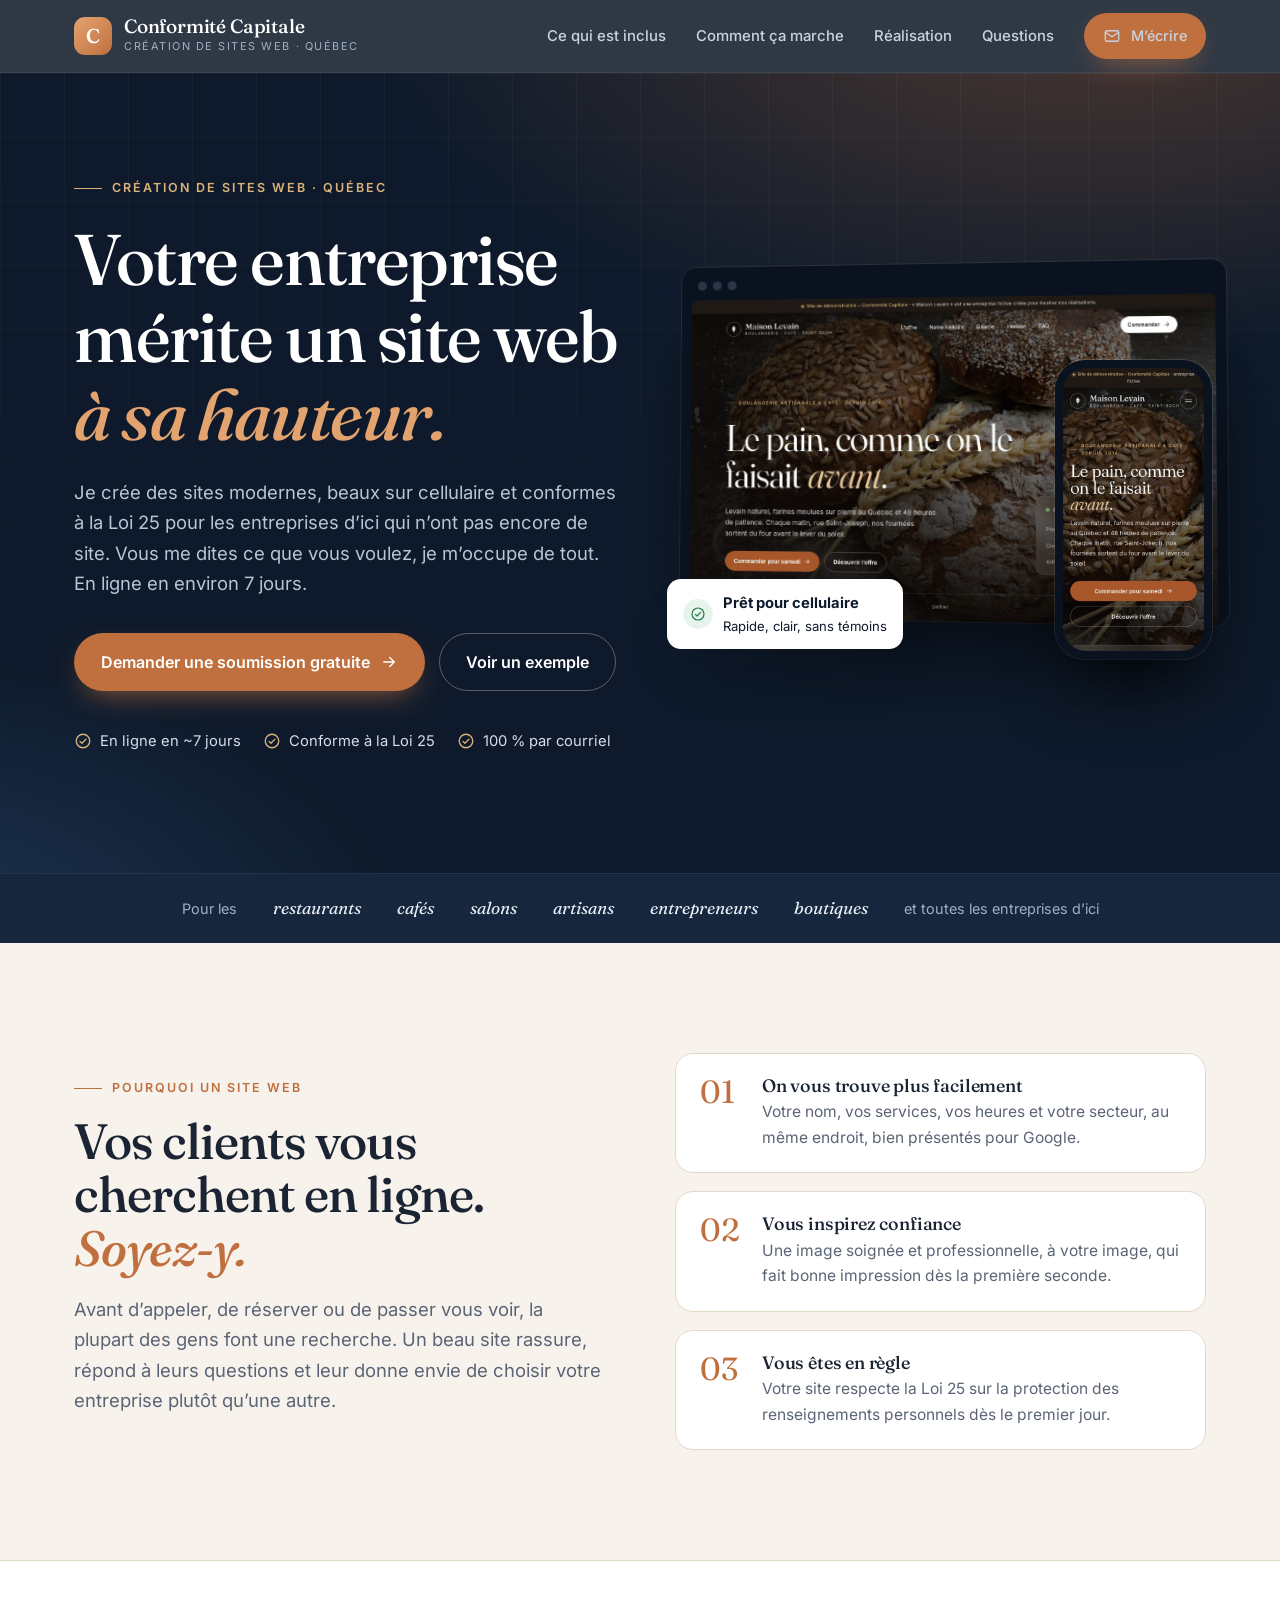
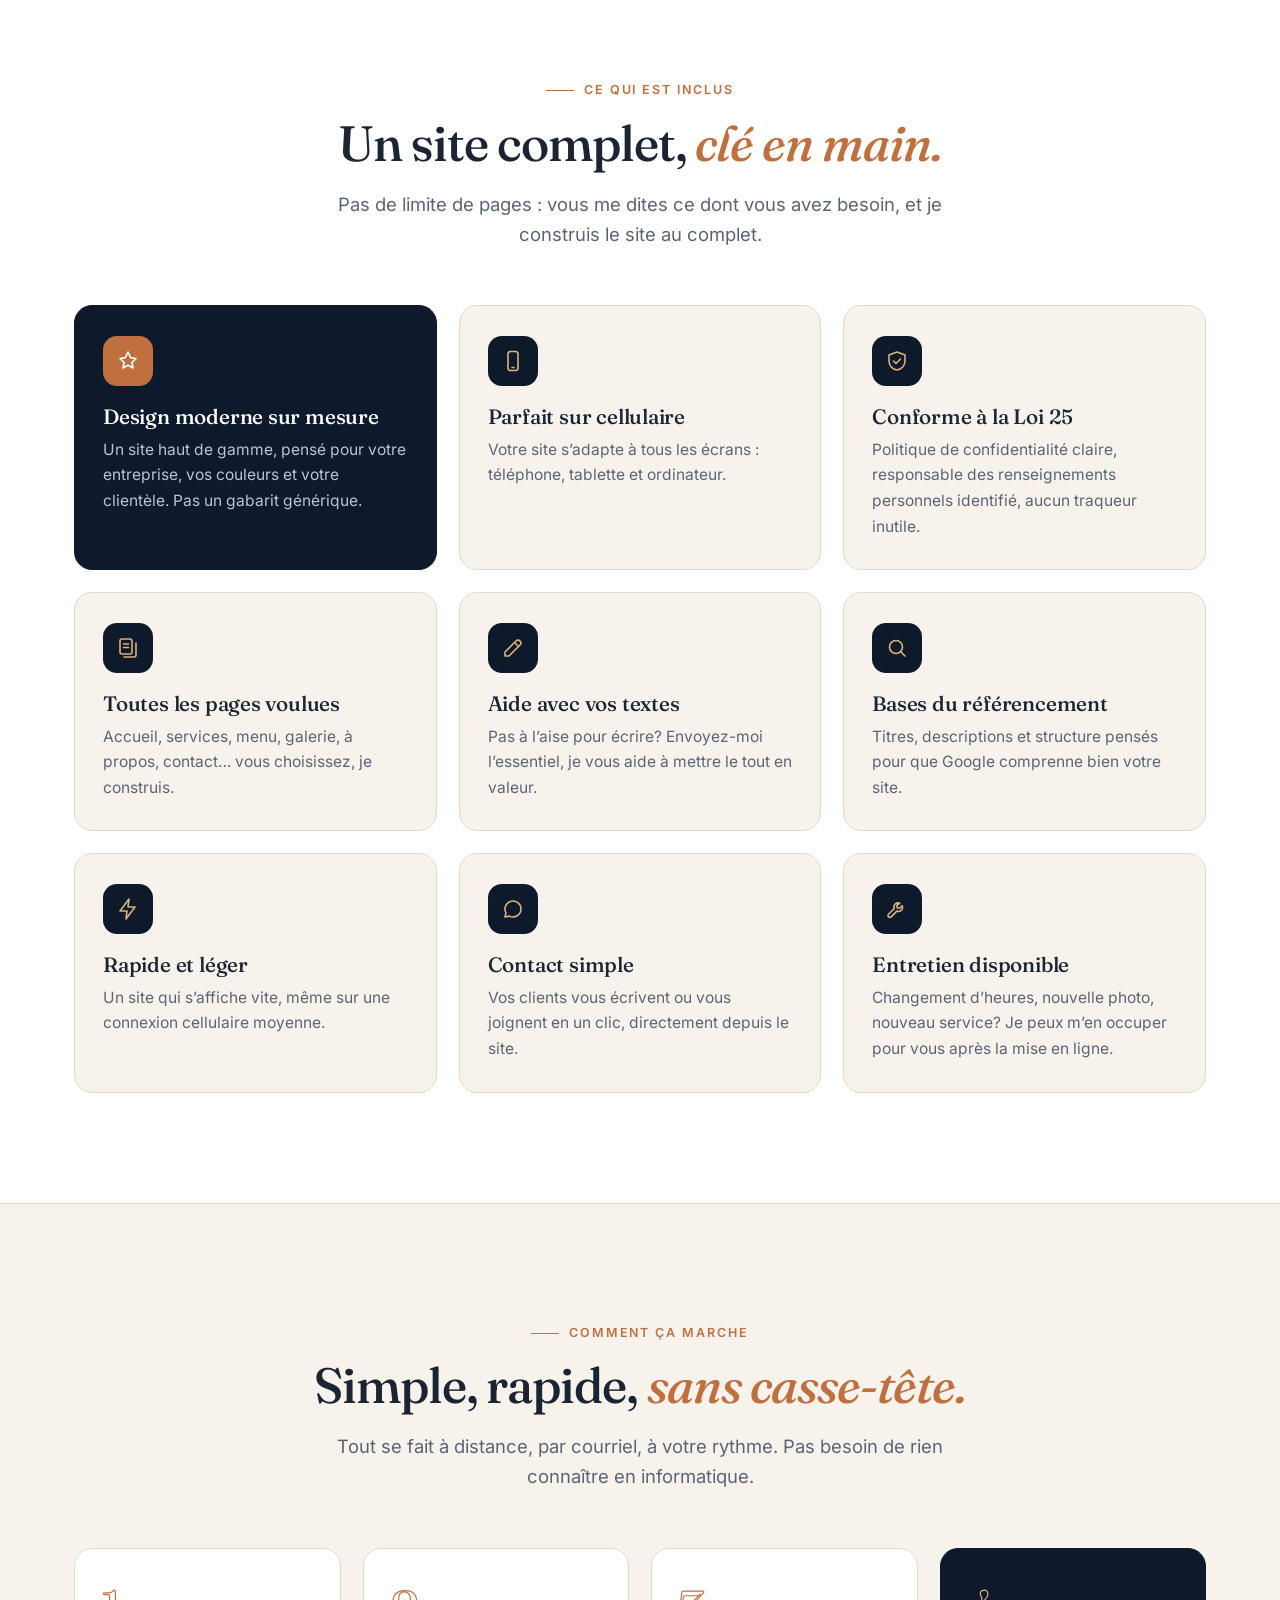
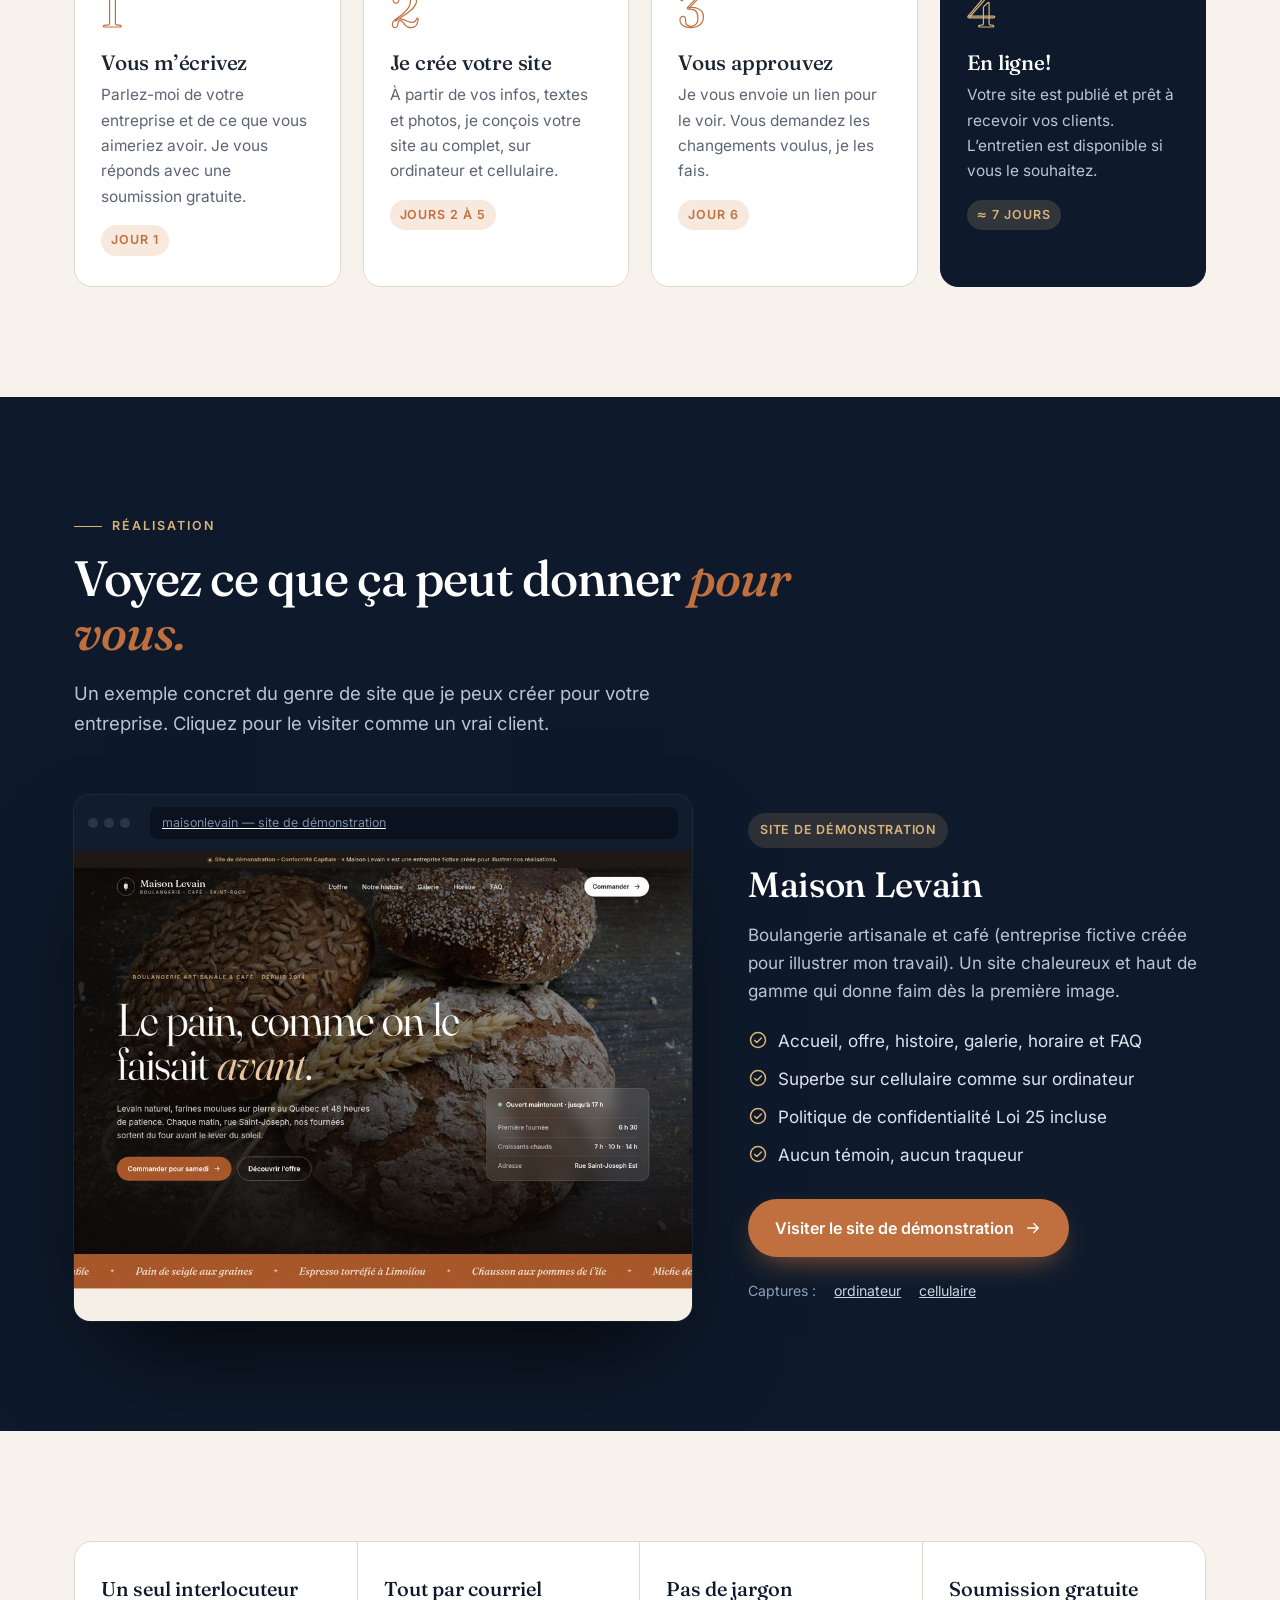
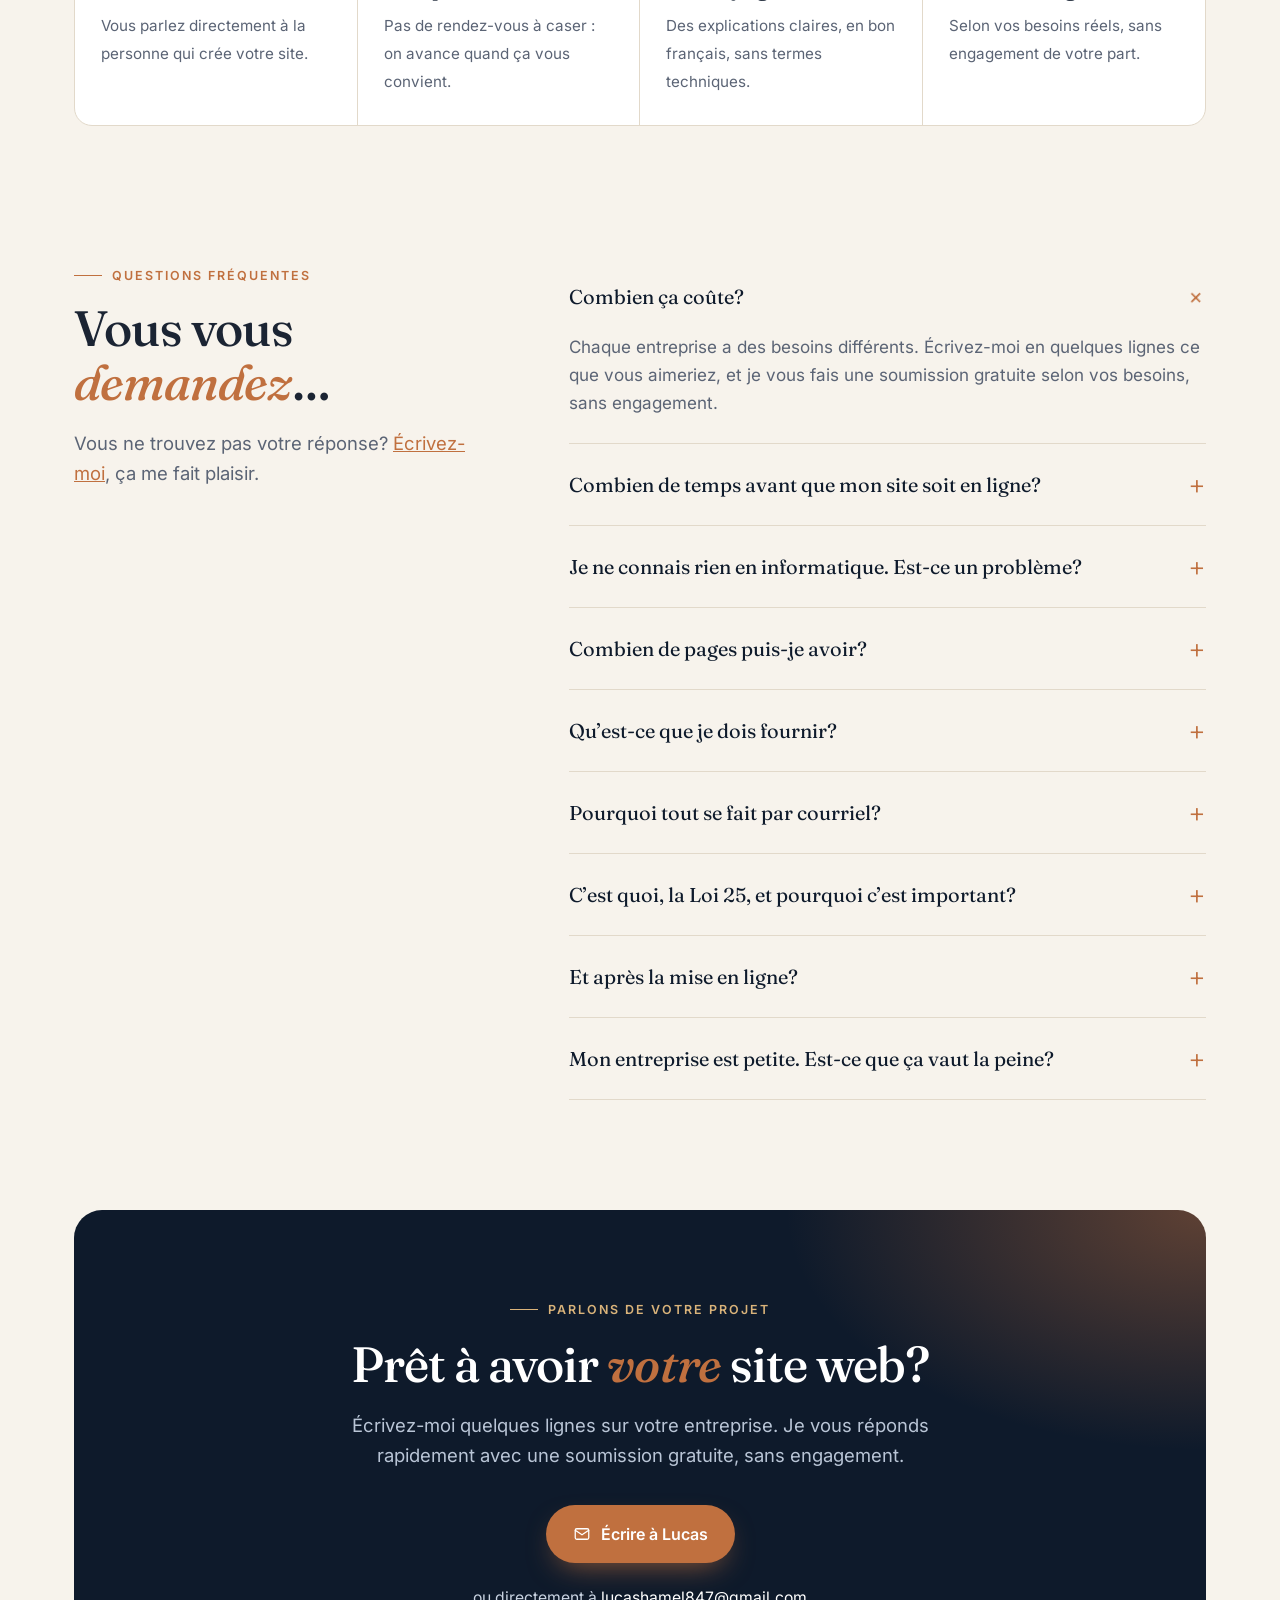
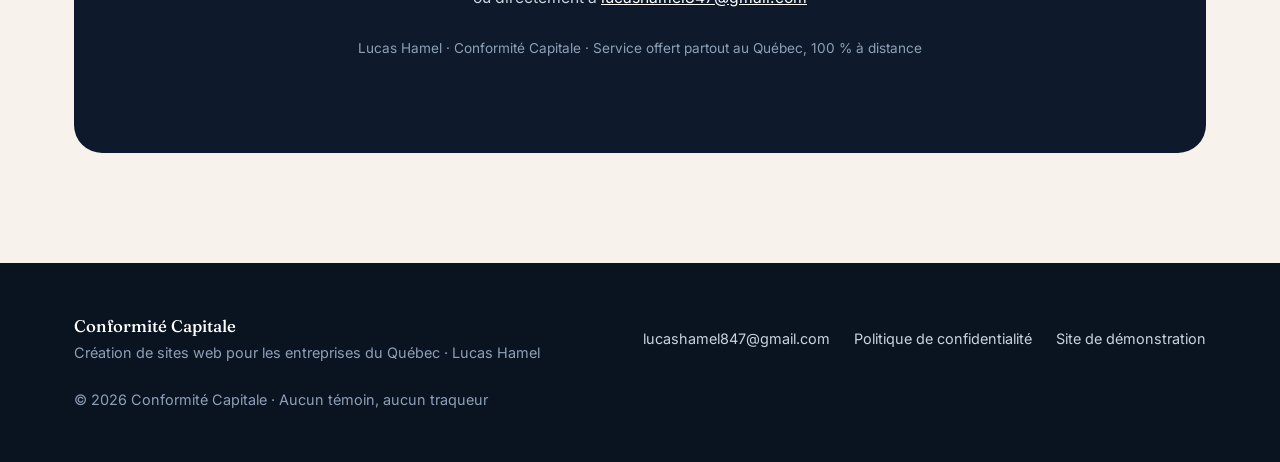
<file: index.html>
<!DOCTYPE html>
<html lang="fr-CA">
<head>
<meta charset="utf-8">
<meta name="viewport" content="width=device-width, initial-scale=1">
<title>Conformité Capitale — Création de sites web pour les entreprises du Québec</title>
<meta name="description" content="Un site web moderne, adapté aux cellulaires et conforme à la Loi 25, en ligne en environ 7 jours. Tout se fait à distance, par courriel. Soumission gratuite.">
<meta name="theme-color" content="#0E1A2B">
<meta property="og:title" content="Conformité Capitale — Création de sites web pour les entreprises du Québec">
<meta property="og:description" content="Un site web moderne, adapté aux cellulaires et conforme à la Loi 25, en ligne en environ 7 jours. Tout se fait à distance, par courriel. Soumission gratuite.">
<meta property="og:type" content="website">
<meta property="og:locale" content="fr_CA">
<link rel="preload" href="assets/fonts/fraunces.woff2" as="font" type="font/woff2" crossorigin>
<link rel="preload" href="assets/fonts/inter.woff2" as="font" type="font/woff2" crossorigin>
<link rel="stylesheet" href="assets/style.css">
<link rel="icon" href="data:image/svg+xml,%3Csvg xmlns='http://www.w3.org/2000/svg' viewBox='0 0 64 64'%3E%3Crect width='64' height='64' rx='16' fill='%23C0703F'/%3E%3Ctext x='32' y='44' font-size='34' text-anchor='middle' fill='white' font-family='Georgia'%3EC%3C/text%3E%3C/svg%3E">
</head>
<body>
<svg width="0" height="0" style="position:absolute" aria-hidden="true">
<symbol id="i-arrow" viewBox="0 0 24 24" fill="none" stroke="currentColor" stroke-width="1.8" stroke-linecap="round" stroke-linejoin="round"><path d="M5 12h14M13 6l6 6-6 6"/></symbol>
<symbol id="i-check" viewBox="0 0 24 24" fill="none" stroke="currentColor" stroke-width="1.8" stroke-linecap="round" stroke-linejoin="round"><circle cx="12" cy="12" r="9"/><path d="M8 12.5l2.6 2.5L16 9.5"/></symbol>
<symbol id="i-mail" viewBox="0 0 24 24" fill="none" stroke="currentColor" stroke-width="1.7" stroke-linecap="round" stroke-linejoin="round"><rect x="3" y="5" width="18" height="14" rx="2"/><path d="M3 7l9 6 9-6"/></symbol>
<symbol id="i-design" viewBox="0 0 24 24" fill="none" stroke="currentColor" stroke-width="1.6" stroke-linecap="round" stroke-linejoin="round"><path d="M12 3l2.6 5.6L20 9.5l-4 4 1 5.5-5-2.7L7 19l1-5.5-4-4 5.4-.9z"/></symbol>
<symbol id="i-phone" viewBox="0 0 24 24" fill="none" stroke="currentColor" stroke-width="1.6" stroke-linecap="round" stroke-linejoin="round"><rect x="7" y="2.5" width="10" height="19" rx="2.5"/><path d="M11 18.5h2"/></symbol>
<symbol id="i-shield" viewBox="0 0 24 24" fill="none" stroke="currentColor" stroke-width="1.6" stroke-linecap="round" stroke-linejoin="round"><path d="M12 3l8 3v6c0 4.5-3.4 8.3-8 9-4.6-.7-8-4.5-8-9V6z"/><path d="M8.5 12l2.5 2.5 4.5-4.5"/></symbol>
<symbol id="i-pages" viewBox="0 0 24 24" fill="none" stroke="currentColor" stroke-width="1.6" stroke-linecap="round" stroke-linejoin="round"><rect x="4" y="3" width="12" height="15" rx="2"/><path d="M8 21h10a2 2 0 0 0 2-2V7"/><path d="M7.5 8h5M7.5 11.5h5"/></symbol>
<symbol id="i-search" viewBox="0 0 24 24" fill="none" stroke="currentColor" stroke-width="1.6" stroke-linecap="round" stroke-linejoin="round"><circle cx="11" cy="11" r="6.5"/><path d="M20 20l-4.2-4.2"/></symbol>
<symbol id="i-bolt" viewBox="0 0 24 24" fill="none" stroke="currentColor" stroke-width="1.6" stroke-linecap="round" stroke-linejoin="round"><path d="M13 2L4 14h7l-1 8 9-12h-7z"/></symbol>
<symbol id="i-tool" viewBox="0 0 24 24" fill="none" stroke="currentColor" stroke-width="1.6" stroke-linecap="round" stroke-linejoin="round"><path d="M14.7 6.3a4 4 0 0 0-5.4 5.2L3.5 17.3a1.8 1.8 0 0 0 2.6 2.6l5.8-5.8a4 4 0 0 0 5.2-5.4l-2.5 2.5-2.4-.4-.4-2.4z"/></symbol>
<symbol id="i-chat" viewBox="0 0 24 24" fill="none" stroke="currentColor" stroke-width="1.6" stroke-linecap="round" stroke-linejoin="round"><path d="M20 12a8 8 0 0 1-11.6 7.1L4 20l1-4.1A8 8 0 1 1 20 12z"/></symbol>
<symbol id="i-pen" viewBox="0 0 24 24" fill="none" stroke="currentColor" stroke-width="1.6" stroke-linecap="round" stroke-linejoin="round"><path d="M4 20h4L19 9a2.8 2.8 0 0 0-4-4L4 16z"/><path d="M13.5 6.5l4 4"/></symbol>
</svg>
<header class="hd">
  <div class="wrap">
    <a class="logo" href="index.html#top" aria-label="Conformité Capitale — accueil"><span class="logo-mark">C</span><span><b>Conformité Capitale</b><small>Création de sites web · Québec</small></span></a>
    <nav class="menu" aria-label="Navigation principale">
      <a href="index.html#inclus">Ce qui est inclus</a>
      <a href="index.html#processus">Comment ça marche</a>
      <a href="index.html#realisation">Réalisation</a>
      <a href="index.html#faq">Questions</a>
      <a class="btn btn-acc" href="mailto:lucashamel847@gmail.com?subject=Demande%20de%20soumission%20%E2%80%93%20site%20web&amp;body=Bonjour%20Lucas%2C%0A%0ANom%20de%20mon%20entreprise%20%3A%0AType%20d%27entreprise%20/%20ville%20%3A%0ACe%20que%20j%27aimerais%20avoir%20sur%20mon%20site%20%3A%0A%0AMerci%21"><svg><use href="#i-mail"/></svg>M’écrire</a>
    </nav>
  </div>
</header>
<main id="top">
<section class="hero">
  <div class="wrap">
    <div>
      <span class="eyebrow">Création de sites web · Québec</span>
      <h1>Votre entreprise mérite un site web <em>à sa hauteur.</em></h1>
      <p class="lead">Je crée des sites modernes, beaux sur cellulaire et conformes à la Loi 25 pour les entreprises d’ici qui n’ont pas encore de site. Vous me dites ce que vous voulez, je m’occupe de tout. En ligne en environ 7 jours.</p>
      <div class="hero-cta">
        <a class="btn btn-acc" href="mailto:lucashamel847@gmail.com?subject=Demande%20de%20soumission%20%E2%80%93%20site%20web&amp;body=Bonjour%20Lucas%2C%0A%0ANom%20de%20mon%20entreprise%20%3A%0AType%20d%27entreprise%20/%20ville%20%3A%0ACe%20que%20j%27aimerais%20avoir%20sur%20mon%20site%20%3A%0A%0AMerci%21">Demander une soumission gratuite <svg><use href="#i-arrow"/></svg></a>
        <a class="btn btn-ghost" href="#realisation">Voir un exemple</a>
      </div>
      <ul class="ticks">
        <li><svg><use href="#i-check"/></svg>En ligne en ~7 jours</li>
        <li><svg><use href="#i-check"/></svg>Conforme à la Loi 25</li>
        <li><svg><use href="#i-check"/></svg>100&nbsp;% par courriel</li>
      </ul>
    </div>
    <div class="devices" aria-hidden="true">
      <div class="laptop"><div class="bar"><i></i><i></i><i></i></div><img src="assets/img/levain-desktop.jpg" alt="" width="1440" height="900"></div>
      <div class="phone"><img src="assets/img/levain-mobile.jpg" alt="" width="390" height="844"></div>
      <div class="tag"><span class="ok"><svg><use href="#i-check"/></svg></span><span><b>Prêt pour cellulaire</b>Rapide, clair, sans témoins</span></div>
    </div>
  </div>
</section>

<div class="strip"><div class="wrap">Pour les <span>restaurants</span><span>cafés</span><span>salons</span><span>artisans</span><span>entrepreneurs</span><span>boutiques</span>et toutes les entreprises d’ici</div></div>

<section class="why">
  <div class="wrap">
    <div class="head" style="margin-bottom:0">
      <span class="eyebrow">Pourquoi un site web</span>
      <h2>Vos clients vous cherchent en ligne. <em>Soyez-y.</em></h2>
      <p class="lead">Avant d’appeler, de réserver ou de passer vous voir, la plupart des gens font une recherche. Un beau site rassure, répond à leurs questions et leur donne envie de choisir votre entreprise plutôt qu’une autre.</p>
    </div>
    <div class="why-list">
      <div class="why-item"><span class="n">01</span><div><h3>On vous trouve plus facilement</h3><p>Votre nom, vos services, vos heures et votre secteur, au même endroit, bien présentés pour Google.</p></div></div>
      <div class="why-item"><span class="n">02</span><div><h3>Vous inspirez confiance</h3><p>Une image soignée et professionnelle, à votre image, qui fait bonne impression dès la première seconde.</p></div></div>
      <div class="why-item"><span class="n">03</span><div><h3>Vous êtes en règle</h3><p>Votre site respecte la Loi 25 sur la protection des renseignements personnels dès le premier jour.</p></div></div>
    </div>
  </div>
</section>

<section class="inc" id="inclus">
  <div class="wrap">
    <div class="head center">
      <span class="eyebrow">Ce qui est inclus</span>
      <h2>Un site complet, <em>clé en main.</em></h2>
      <p class="lead">Pas de limite de pages : vous me dites ce dont vous avez besoin, et je construis le site au complet.</p>
    </div>
    <div class="grid">
      <div class="card feat"><div class="ico"><svg><use href="#i-design"/></svg></div><h3>Design moderne sur mesure</h3><p>Un site haut de gamme, pensé pour votre entreprise, vos couleurs et votre clientèle. Pas un gabarit générique.</p></div>
      <div class="card"><div class="ico"><svg><use href="#i-phone"/></svg></div><h3>Parfait sur cellulaire</h3><p>Votre site s’adapte à tous les écrans : téléphone, tablette et ordinateur.</p></div>
      <div class="card"><div class="ico"><svg><use href="#i-shield"/></svg></div><h3>Conforme à la Loi 25</h3><p>Politique de confidentialité claire, responsable des renseignements personnels identifié, aucun traqueur inutile.</p></div>
      <div class="card"><div class="ico"><svg><use href="#i-pages"/></svg></div><h3>Toutes les pages voulues</h3><p>Accueil, services, menu, galerie, à propos, contact… vous choisissez, je construis.</p></div>
      <div class="card"><div class="ico"><svg><use href="#i-pen"/></svg></div><h3>Aide avec vos textes</h3><p>Pas à l’aise pour écrire? Envoyez-moi l’essentiel, je vous aide à mettre le tout en valeur.</p></div>
      <div class="card"><div class="ico"><svg><use href="#i-search"/></svg></div><h3>Bases du référencement</h3><p>Titres, descriptions et structure pensés pour que Google comprenne bien votre site.</p></div>
      <div class="card"><div class="ico"><svg><use href="#i-bolt"/></svg></div><h3>Rapide et léger</h3><p>Un site qui s’affiche vite, même sur une connexion cellulaire moyenne.</p></div>
      <div class="card"><div class="ico"><svg><use href="#i-chat"/></svg></div><h3>Contact simple</h3><p>Vos clients vous écrivent ou vous joignent en un clic, directement depuis le site.</p></div>
      <div class="card"><div class="ico"><svg><use href="#i-tool"/></svg></div><h3>Entretien disponible</h3><p>Changement d’heures, nouvelle photo, nouveau service? Je peux m’en occuper pour vous après la mise en ligne.</p></div>
    </div>
  </div>
</section>

<section id="processus">
  <div class="wrap">
    <div class="head center">
      <span class="eyebrow">Comment ça marche</span>
      <h2>Simple, rapide, <em>sans casse-tête.</em></h2>
      <p class="lead">Tout se fait à distance, par courriel, à votre rythme. Pas besoin de rien connaître en informatique.</p>
    </div>
    <div class="steps">
      <div class="step"><span class="num">1</span><h3>Vous m’écrivez</h3><p>Parlez-moi de votre entreprise et de ce que vous aimeriez avoir. Je vous réponds avec une soumission gratuite.</p><span class="when">Jour 1</span></div>
      <div class="step"><span class="num">2</span><h3>Je crée votre site</h3><p>À partir de vos infos, textes et photos, je conçois votre site au complet, sur ordinateur et cellulaire.</p><span class="when">Jours 2 à 5</span></div>
      <div class="step"><span class="num">3</span><h3>Vous approuvez</h3><p>Je vous envoie un lien pour le voir. Vous demandez les changements voulus, je les fais.</p><span class="when">Jour 6</span></div>
      <div class="step last"><span class="num">4</span><h3>En ligne!</h3><p>Votre site est publié et prêt à recevoir vos clients. L’entretien est disponible si vous le souhaitez.</p><span class="when">≈ 7 jours</span></div>
    </div>
  </div>
</section>

<section class="work" id="realisation">
  <div class="wrap">
    <div class="head">
      <span class="eyebrow">Réalisation</span>
      <h2>Voyez ce que ça peut donner <em>pour vous.</em></h2>
      <p class="lead">Un exemple concret du genre de site que je peux créer pour votre entreprise. Cliquez pour le visiter comme un vrai client.</p>
    </div>
    <div class="case">
      <a class="browser" href="demo/" aria-label="Ouvrir le site de démonstration Maison Levain">
        <div class="bar"><i></i><i></i><i></i><span class="url">maisonlevain — site de démonstration</span></div>
        <div class="scroller"><img src="assets/img/levain-long.jpg" alt="Aperçu du site de démonstration Maison Levain, boulangerie-café" width="960" height="2800" loading="lazy"></div>
      </a>
      <div class="case-info">
        <span class="pill">Site de démonstration</span>
        <h3>Maison Levain</h3>
        <p>Boulangerie artisanale et café (entreprise fictive créée pour illustrer mon travail). Un site chaleureux et haut de gamme qui donne faim dès la première image.</p>
        <ul>
          <li><svg><use href="#i-check"/></svg>Accueil, offre, histoire, galerie, horaire et FAQ</li>
          <li><svg><use href="#i-check"/></svg>Superbe sur cellulaire comme sur ordinateur</li>
          <li><svg><use href="#i-check"/></svg>Politique de confidentialité Loi 25 incluse</li>
          <li><svg><use href="#i-check"/></svg>Aucun témoin, aucun traqueur</li>
        </ul>
        <div class="case-cta">
          <a class="btn btn-acc" href="demo/">Visiter le site de démonstration <svg><use href="#i-arrow"/></svg></a>
        </div>
        <div class="shots">Captures : <a href="portfolio/screenshot.png">ordinateur</a><a href="portfolio/screenshot-mobile.png">cellulaire</a></div>
      </div>
    </div>
  </div>
</section>

<section>
  <div class="wrap">
    <div class="promise">
      <div><b>Un seul interlocuteur</b><span>Vous parlez directement à la personne qui crée votre site.</span></div>
      <div><b>Tout par courriel</b><span>Pas de rendez-vous à caser : on avance quand ça vous convient.</span></div>
      <div><b>Pas de jargon</b><span>Des explications claires, en bon français, sans termes techniques.</span></div>
      <div><b>Soumission gratuite</b><span>Selon vos besoins réels, sans engagement de votre part.</span></div>
    </div>
  </div>
</section>

<section class="faq" id="faq" style="padding-top:20px">
  <div class="wrap">
    <div class="head">
      <span class="eyebrow">Questions fréquentes</span>
      <h2>Vous vous <em>demandez</em>…</h2>
      <p class="lead">Vous ne trouvez pas votre réponse? <a href="mailto:lucashamel847@gmail.com?subject=Demande%20de%20soumission%20%E2%80%93%20site%20web&amp;body=Bonjour%20Lucas%2C%0A%0ANom%20de%20mon%20entreprise%20%3A%0AType%20d%27entreprise%20/%20ville%20%3A%0ACe%20que%20j%27aimerais%20avoir%20sur%20mon%20site%20%3A%0A%0AMerci%21" style="color:var(--acc)">Écrivez-moi</a>, ça me fait plaisir.</p>
    </div>
    <div>
      <details open><summary>Combien ça coûte?</summary><p>Chaque entreprise a des besoins différents. Écrivez-moi en quelques lignes ce que vous aimeriez, et je vous fais une soumission gratuite selon vos besoins, sans engagement.</p></details>
      <details><summary>Combien de temps avant que mon site soit en ligne?</summary><p>En général, environ 7 jours à partir du moment où j’ai vos informations (textes, photos, logo si vous en avez un). Ça dépend aussi de la rapidité de vos retours lors de l’approbation.</p></details>
      <details><summary>Je ne connais rien en informatique. Est-ce un problème?</summary><p>Pas du tout! C’est justement mon travail. Vous m’envoyez vos infos par courriel, je m’occupe de tout le côté technique et je vous explique les choses simplement.</p></details>
      <details><summary>Combien de pages puis-je avoir?</summary><p>Il n’y a pas de limite. Vous me dites ce que vous voulez (accueil, services, menu, galerie, à propos, contact…) et je construis le site au complet.</p></details>
      <details><summary>Qu’est-ce que je dois fournir?</summary><p>Le nom de votre entreprise, vos services, vos coordonnées et, idéalement, quelques photos et votre logo. Pas de photos? Pas de textes? On trouve une solution ensemble.</p></details>
      <details><summary>Pourquoi tout se fait par courriel?</summary><p>C’est plus simple pour vous : pas de rendez-vous à prévoir, vous répondez quand vous avez deux minutes et tout reste écrit, donc rien ne se perd.</p></details>
      <details><summary>C’est quoi, la Loi 25, et pourquoi c’est important?</summary><p>La Loi 25 encadre la protection des renseignements personnels au Québec. Un site d’entreprise doit notamment présenter une politique de confidentialité claire et identifier la personne responsable des renseignements personnels. Votre site est conçu pour respecter ces règles dès le départ.</p></details>
      <details><summary>Et après la mise en ligne?</summary><p>Si vous voulez, je peux m’occuper de l’entretien de votre site : changer vos heures, ajouter une photo, une promotion ou un nouveau service. On en parle selon vos besoins.</p></details>
      <details><summary>Mon entreprise est petite. Est-ce que ça vaut la peine?</summary><p>Oui! Un site bien fait aide justement les petites entreprises à être trouvées et à paraître aussi professionnelles que les grandes.</p></details>
    </div>
  </div>
</section>

<section class="contact" id="contact">
  <div class="wrap">
    <div class="cta-box">
      <span class="eyebrow">Parlons de votre projet</span>
      <h2>Prêt à avoir <em>votre</em> site web?</h2>
      <p class="lead">Écrivez-moi quelques lignes sur votre entreprise. Je vous réponds rapidement avec une soumission gratuite, sans engagement.</p>
      <a class="btn btn-acc" href="mailto:lucashamel847@gmail.com?subject=Demande%20de%20soumission%20%E2%80%93%20site%20web&amp;body=Bonjour%20Lucas%2C%0A%0ANom%20de%20mon%20entreprise%20%3A%0AType%20d%27entreprise%20/%20ville%20%3A%0ACe%20que%20j%27aimerais%20avoir%20sur%20mon%20site%20%3A%0A%0AMerci%21"><svg><use href="#i-mail"/></svg>Écrire à Lucas</a>
      <span class="mail">ou directement à <a href="mailto:lucashamel847@gmail.com">lucashamel847@gmail.com</a></span>
      <p class="cta-note">Lucas Hamel · Conformité Capitale · Service offert partout au Québec, 100&nbsp;% à distance</p>
    </div>
  </div>
</section>
</main>
<footer>
  <div class="wrap">
    <div><b style="color:#fff;font-family:Fraunces,serif;font-weight:500;font-size:1.05rem">Conformité Capitale</b><br>Création de sites web pour les entreprises du Québec · Lucas Hamel</div>
    <div class="links"><a href="mailto:lucashamel847@gmail.com">lucashamel847@gmail.com</a><a href="confidentialite.html">Politique de confidentialité</a><a href="demo/">Site de démonstration</a></div>
    <div>© 2026 Conformité Capitale · Aucun témoin, aucun traqueur</div>
  </div>
</footer>
</body>
</html>
</file>
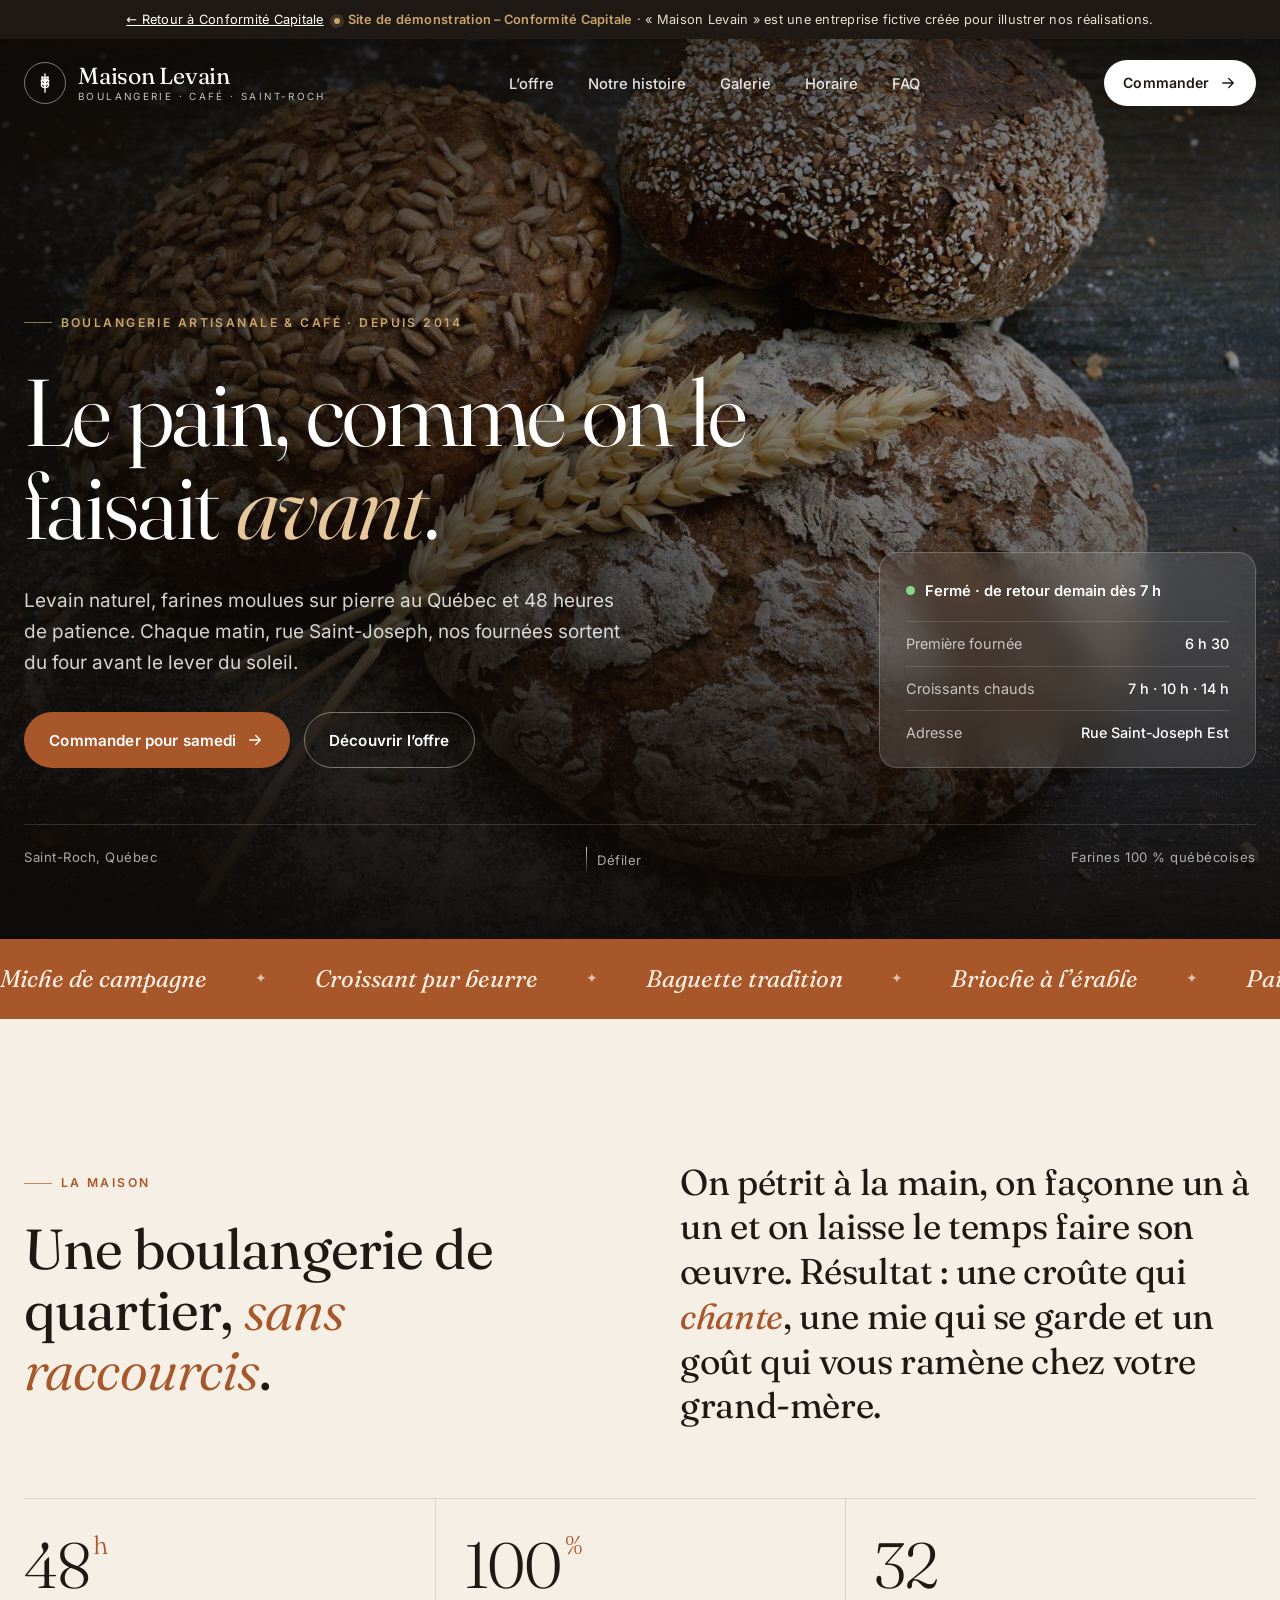
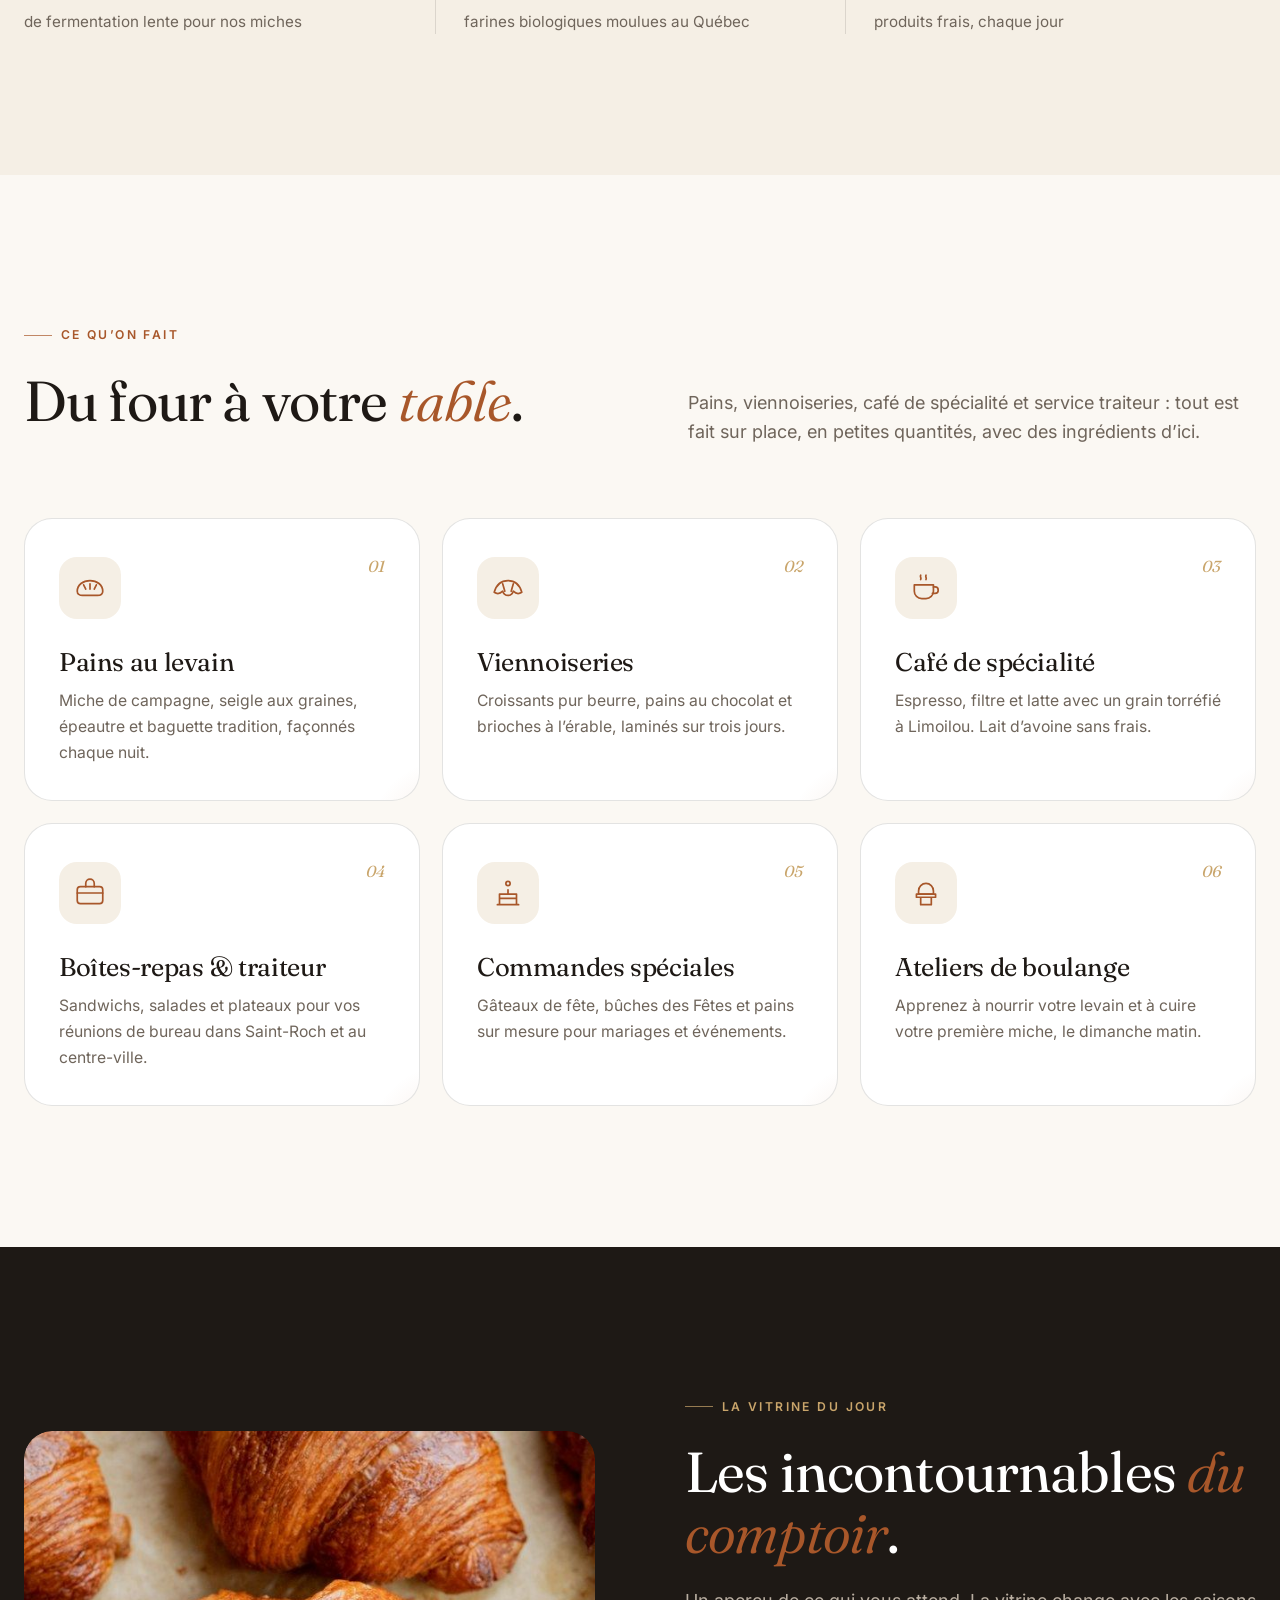
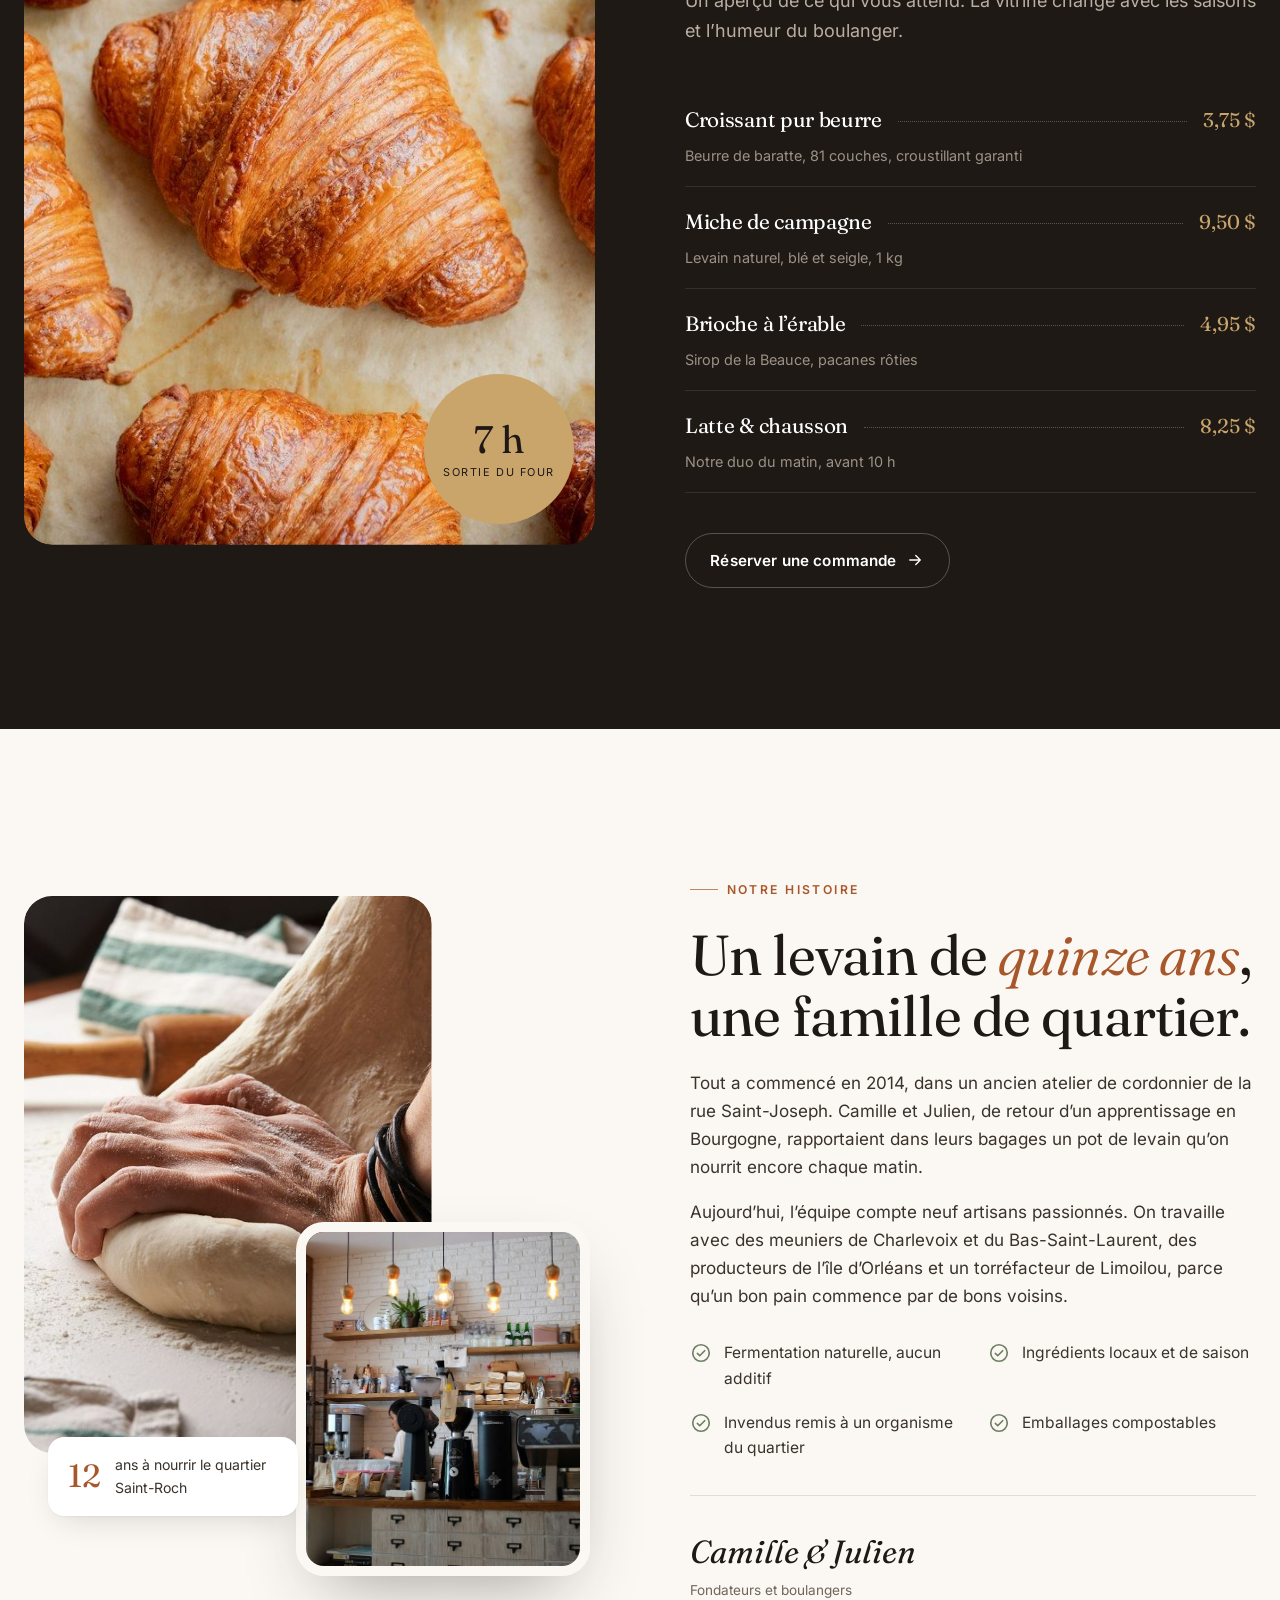
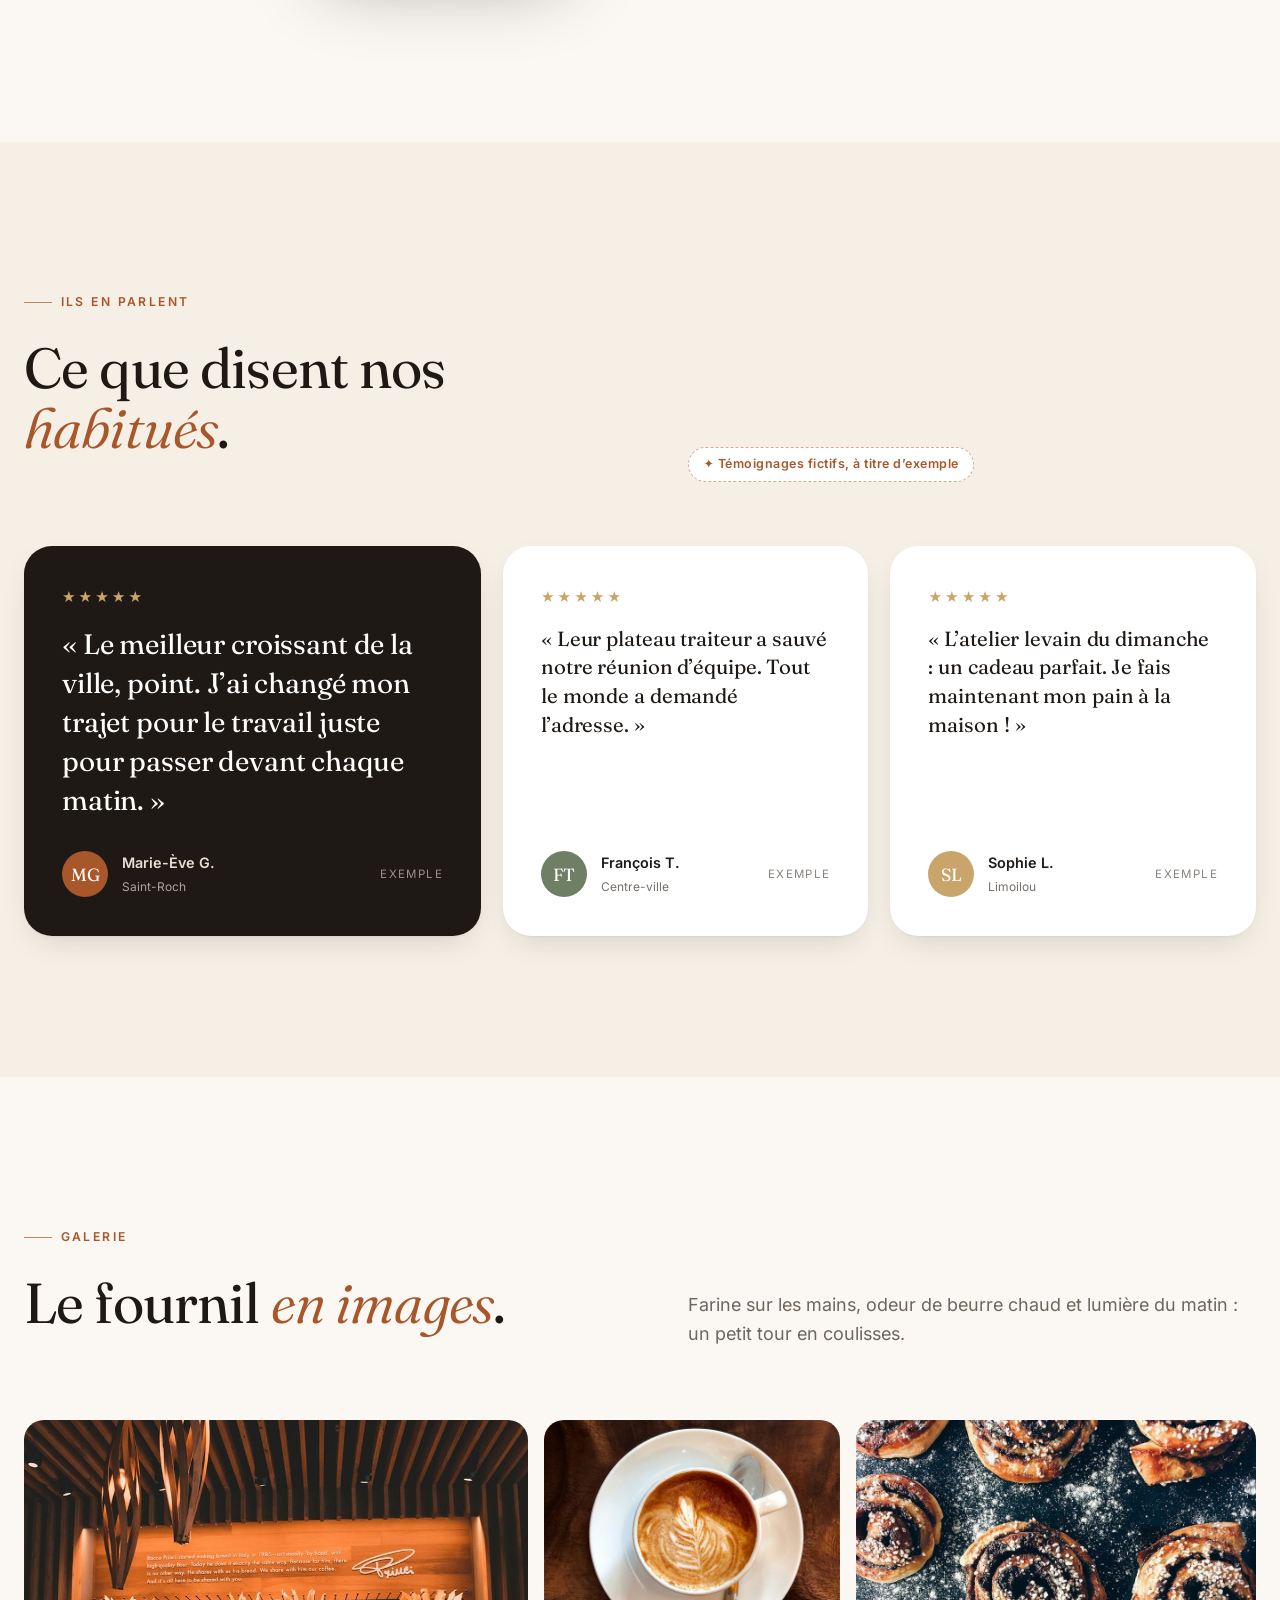
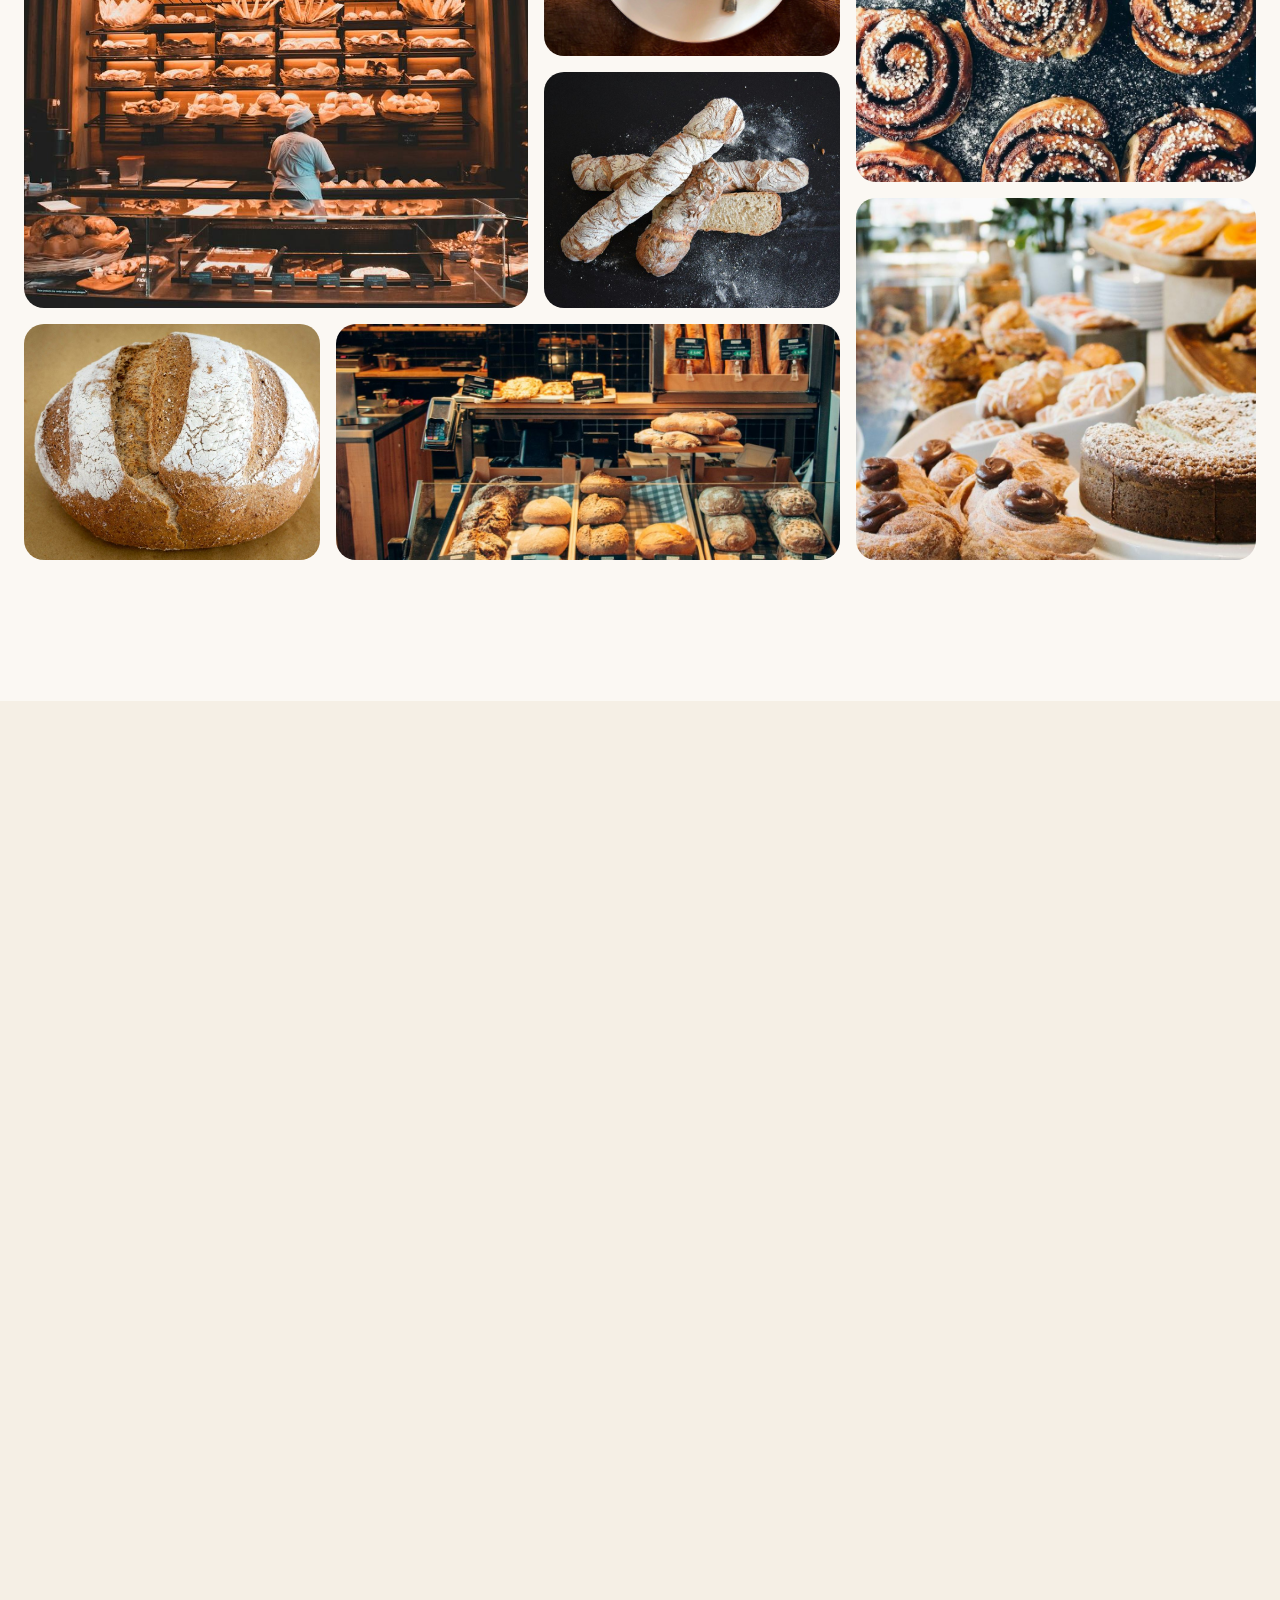
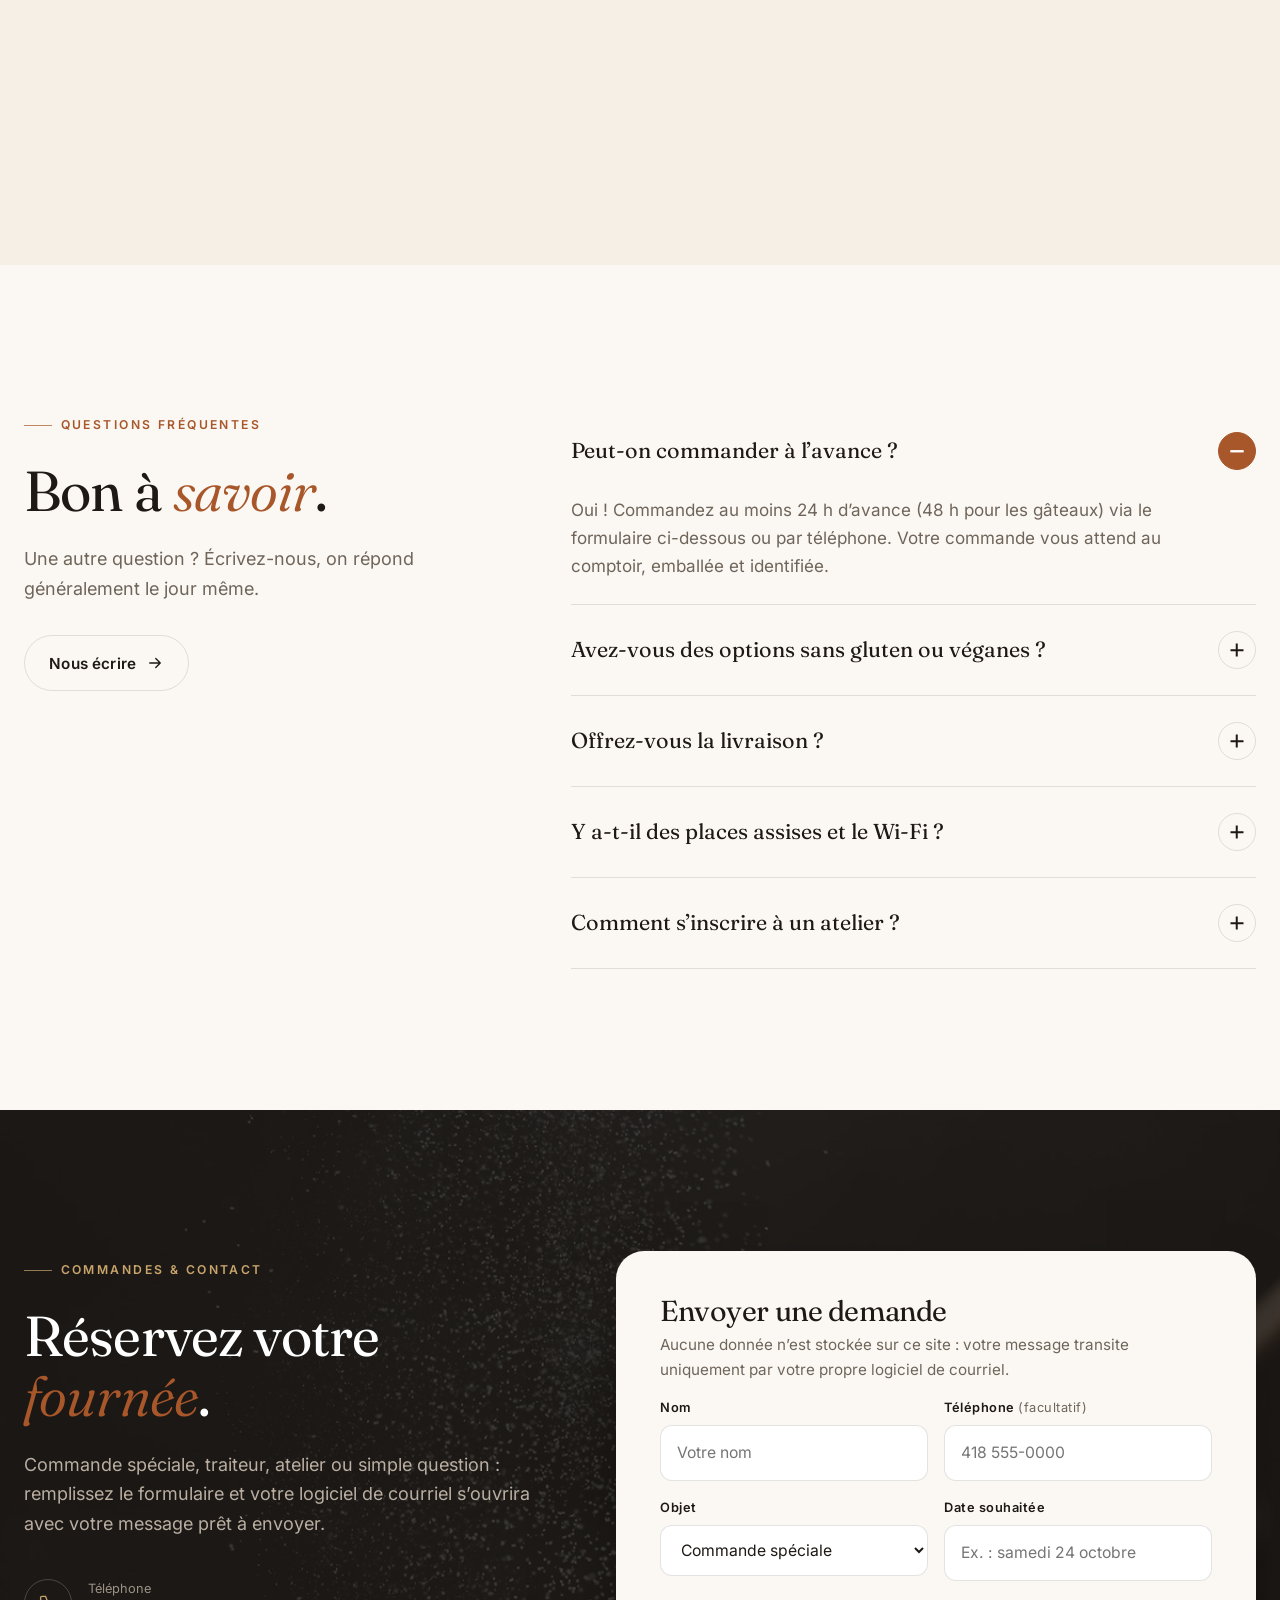
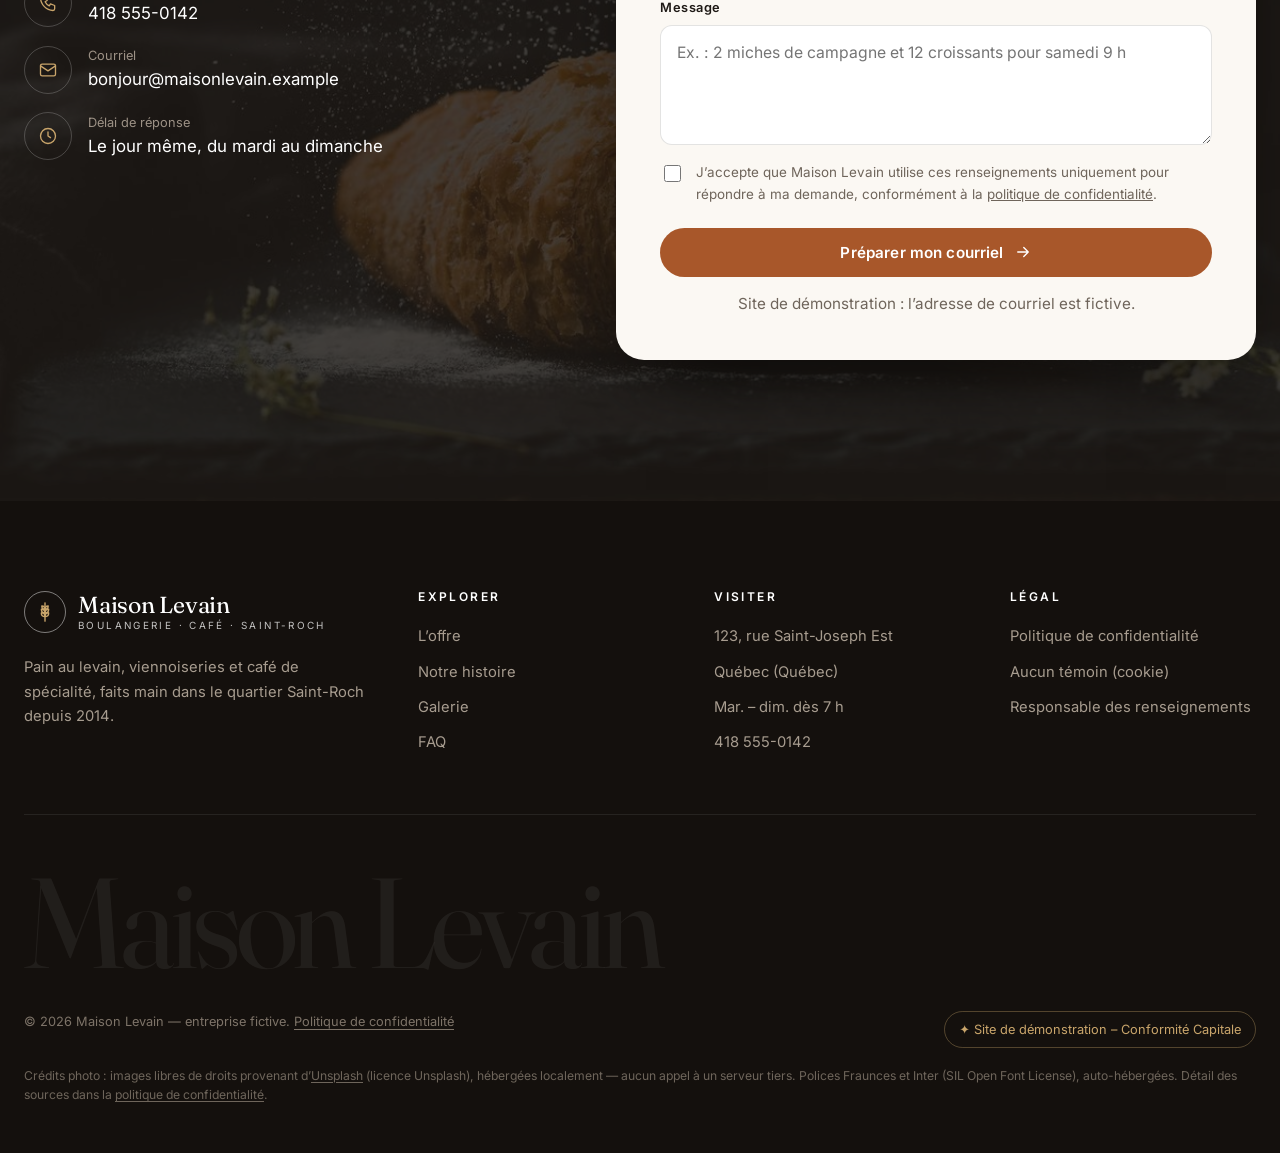
<file: demo/index.html>
<!DOCTYPE html>
<html lang="fr-CA">
<head>
<meta charset="utf-8">
<meta name="viewport" content="width=device-width, initial-scale=1">
<title>Maison Levain — Boulangerie artisanale & café, Saint-Roch (Québec) | Site de démonstration</title>
<meta name="description" content="Site de démonstration réalisé par Conformité Capitale : Maison Levain, boulangerie-café artisanale fictive du quartier Saint-Roch à Québec. Sans témoins, sans traqueurs, conforme à la Loi 25.">
<meta name="robots" content="noindex, nofollow">
<meta name="theme-color" content="#1E1915">
<link rel="preload" href="assets/fonts/fraunces.woff2" as="font" type="font/woff2" crossorigin>
<link rel="preload" href="assets/fonts/inter.woff2" as="font" type="font/woff2" crossorigin>
<link rel="stylesheet" href="assets/styles.css">
<link rel="icon" href="data:image/svg+xml,%3Csvg xmlns='http://www.w3.org/2000/svg' viewBox='0 0 64 64'%3E%3Ccircle cx='32' cy='32' r='32' fill='%23A8572A'/%3E%3Ctext x='32' y='43' font-size='32' text-anchor='middle' fill='white' font-family='Georgia'%3EL%3C/text%3E%3C/svg%3E">
<script>document.documentElement.classList.add('js')</script>
</head>
<body>

<svg width="0" height="0" style="position:absolute" aria-hidden="true">
  <symbol id="i-wheat" viewBox="0 0 24 24" fill="none" stroke="currentColor" stroke-width="1.5" stroke-linecap="round" stroke-linejoin="round"><path d="M12 22V9"/><path d="M12 13c-2.5 0-4-1.6-4-4 2.5 0 4 1.6 4 4zM12 13c2.5 0 4-1.6 4-4-2.5 0-4 1.6-4 4zM12 9c-2.2 0-3.5-1.4-3.5-3.5C10.7 5.5 12 6.9 12 9zM12 9c2.2 0 3.5-1.4 3.5-3.5C13.3 5.5 12 6.9 12 9zM12 17c-2.5 0-4-1.6-4-4 2.5 0 4 1.6 4 4zM12 17c2.5 0 4-1.6 4-4-2.5 0-4 1.6-4 4z"/><path d="M12 5.5V2"/></symbol>
  <symbol id="i-arrow" viewBox="0 0 24 24" fill="none" stroke="currentColor" stroke-width="1.8" stroke-linecap="round" stroke-linejoin="round"><path d="M5 12h14M13 6l6 6-6 6"/></symbol>
  <symbol id="i-check" viewBox="0 0 24 24" fill="none" stroke="currentColor" stroke-width="1.8" stroke-linecap="round" stroke-linejoin="round"><circle cx="12" cy="12" r="9"/><path d="M8 12.5l2.6 2.5L16 9.5"/></symbol>
  <symbol id="i-pin" viewBox="0 0 24 24" fill="none" stroke="currentColor" stroke-width="1.6" stroke-linecap="round" stroke-linejoin="round"><path d="M12 21s7-6.2 7-11.5A7 7 0 0 0 5 9.5C5 14.8 12 21 12 21z"/><circle cx="12" cy="9.5" r="2.5"/></symbol>
  <symbol id="i-phone" viewBox="0 0 24 24" fill="none" stroke="currentColor" stroke-width="1.6" stroke-linecap="round" stroke-linejoin="round"><path d="M5 4h4l2 5-2.5 1.5a11 11 0 0 0 5 5L15 13l5 2v4a2 2 0 0 1-2 2A16 16 0 0 1 3 6a2 2 0 0 1 2-2z"/></symbol>
  <symbol id="i-mail" viewBox="0 0 24 24" fill="none" stroke="currentColor" stroke-width="1.6" stroke-linecap="round" stroke-linejoin="round"><rect x="3" y="5" width="18" height="14" rx="2"/><path d="M3 7l9 6 9-6"/></symbol>
  <symbol id="i-clock" viewBox="0 0 24 24" fill="none" stroke="currentColor" stroke-width="1.6" stroke-linecap="round" stroke-linejoin="round"><circle cx="12" cy="12" r="9"/><path d="M12 7v5l3 2"/></symbol>
  <symbol id="i-bike" viewBox="0 0 24 24" fill="none" stroke="currentColor" stroke-width="1.6" stroke-linecap="round" stroke-linejoin="round"><circle cx="5.5" cy="16.5" r="3.5"/><circle cx="18.5" cy="16.5" r="3.5"/><path d="M5.5 16.5L9 9h6l3.5 7.5M9 9l3 7.5h-6.5M14 6h2.5"/></symbol>
</svg>

<div class="demo-banner" role="note"><a href="../" style="color:#fff;text-decoration:underline;margin-right:10px">← Retour à Conformité Capitale</a><span class="dot"></span><b>Site de démonstration – Conformité Capitale</b><span class="more"> · « Maison Levain » est une entreprise fictive créée pour illustrer nos réalisations.</span><span class="short"> · entreprise fictive</span></div>

<header class="site-header" id="top">
  <div class="wrap nav">
    <a class="logo" href="#top" aria-label="Maison Levain — accueil">
      <span class="logo-mark"><svg><use href="#i-wheat"/></svg></span>
      <span class="logo-text">Maison Levain<small>Boulangerie · Café · Saint-Roch</small></span>
    </a>
    <nav aria-label="Navigation principale">
      <ul class="menu">
        <li><a href="#offre">L’offre</a></li>
        <li><a href="#histoire">Notre histoire</a></li>
        <li><a href="#galerie">Galerie</a></li>
        <li><a href="#visite">Horaire</a></li>
        <li><a href="#faq">FAQ</a></li>
      </ul>
    </nav>
    <a class="btn btn-nav" href="#contact">Commander <svg><use href="#i-arrow"/></svg></a>
    <button class="burger" aria-label="Ouvrir le menu" aria-expanded="false"><span></span><span></span></button>
  </div>
</header>

<main>
<section class="hero">
  <div class="hero-media"><img src="assets/img/hero.jpg" alt="Miches au levain tout juste sorties du four, sur une table de bois" fetchpriority="high"></div>
  <div class="hero-inner">
    <div class="wrap">
      <div class="hero-grid">
        <div>
          <span class="eyebrow fade">Boulangerie artisanale & café · depuis 2014</span>
          <h1 class="fade d1">Le pain, comme on le faisait <em>avant</em>.</h1>
          <p class="lead fade d2">Levain naturel, farines moulues sur pierre au Québec et 48 heures de patience. Chaque matin, rue Saint-Joseph, nos fournées sortent du four avant le lever du soleil.</p>
          <div class="hero-cta fade d3">
            <a class="btn btn-crust" href="#contact">Commander pour samedi <svg><use href="#i-arrow"/></svg></a>
            <a class="btn btn-ghost" href="#offre">Découvrir l’offre</a>
          </div>
        </div>
        <aside class="hero-card fade d4" aria-label="Heures d’ouverture">
          <div class="status"><span class="pulse"></span><span id="open-status">Ouvert aujourd’hui · 7 h à 18 h</span></div>
          <dl>
            <div><dt>Première fournée</dt><dd>6 h 30</dd></div>
            <div><dt>Croissants chauds</dt><dd>7 h · 10 h · 14 h</dd></div>
            <div><dt>Adresse</dt><dd>Rue Saint-Joseph Est</dd></div>
          </dl>
        </aside>
      </div>
      <div class="hero-foot fade d4">
        <span>Saint-Roch, Québec</span>
        <span class="scroll-cue"><i></i>Défiler</span>
        <span>Farines 100 % québécoises</span>
      </div>
    </div>
  </div>
</section>

<div class="marquee" aria-hidden="true">
  <div class="marquee-track">
    <span>Miche de campagne</span><span>Croissant pur beurre</span><span>Baguette tradition</span><span>Brioche à l’érable</span><span>Pain de seigle aux graines</span><span>Espresso torréfié à Limoilou</span><span>Chausson aux pommes de l’île</span>
    <span>Miche de campagne</span><span>Croissant pur beurre</span><span>Baguette tradition</span><span>Brioche à l’érable</span><span>Pain de seigle aux graines</span><span>Espresso torréfié à Limoilou</span><span>Chausson aux pommes de l’île</span>
  </div>
</div>

<section class="section intro">
  <div class="wrap">
    <div class="intro-grid">
      <div class="reveal">
        <span class="eyebrow">La maison</span>
        <h2 class="h2">Une boulangerie de quartier, <em>sans raccourcis</em>.</h2>
      </div>
      <div class="reveal d1">
        <p class="big">On pétrit à la main, on façonne un à un et on laisse le temps faire son œuvre. Résultat : une croûte qui <em>chante</em>, une mie qui se garde et un goût qui vous ramène chez votre grand-mère.</p>
      </div>
    </div>
    <div class="stats">
      <div class="stat reveal"><b>48<sup>h</sup></b><span>de fermentation lente pour nos miches</span></div>
      <div class="stat reveal d1"><b>100<sup>%</sup></b><span>farines biologiques moulues au Québec</span></div>
      <div class="stat reveal d2"><b>32</b><span>produits frais, chaque jour</span></div>
    </div>
  </div>
</section>

<section class="section" id="offre">
  <div class="wrap">
    <div class="sec-head">
      <div class="reveal"><span class="eyebrow">Ce qu’on fait</span><h2 class="h2">Du four à votre <em>table</em>.</h2></div>
      <p class="lead reveal d1">Pains, viennoiseries, café de spécialité et service traiteur : tout est fait sur place, en petites quantités, avec des ingrédients d’ici.</p>
    </div>
    <div class="services-grid">
      <article class="svc reveal"><span class="num">01</span><div class="svc-ico"><svg viewBox="0 0 32 32" fill="none" stroke="currentColor" stroke-width="1.6" stroke-linecap="round" stroke-linejoin="round"><path d="M4 19c0-6 5.4-10 12-10s12 4 12 10c0 2.8-2.2 4-5 4H9c-2.8 0-5-1.2-5-4z"/><path d="M10 13l2 4M16 12v5M22 13l-2 4"/></svg></div><h3>Pains au levain</h3><p>Miche de campagne, seigle aux graines, épeautre et baguette tradition, façonnés chaque nuit.</p></article>
      <article class="svc reveal d1"><span class="num">02</span><div class="svc-ico"><svg viewBox="0 0 32 32" fill="none" stroke="currentColor" stroke-width="1.6" stroke-linecap="round" stroke-linejoin="round"><path d="M3 20c2-7 7-11 13-11s11 4 13 11c-3 2-6 1-8-1-1 3-3 4-5 4s-4-1-5-4c-2 2-5 3-8 1z"/><path d="M11 12l2 7M21 12l-2 7"/></svg></div><h3>Viennoiseries</h3><p>Croissants pur beurre, pains au chocolat et brioches à l’érable, laminés sur trois jours.</p></article>
      <article class="svc reveal d2"><span class="num">03</span><div class="svc-ico"><svg viewBox="0 0 32 32" fill="none" stroke="currentColor" stroke-width="1.6" stroke-linecap="round" stroke-linejoin="round"><path d="M5 13h18v6a7 7 0 0 1-7 7h-4a7 7 0 0 1-7-7z"/><path d="M23 15h1.5a3 3 0 0 1 0 6H22M11 4c-1 1.5 1 2.5 0 4M16 4c-1 1.5 1 2.5 0 4"/></svg></div><h3>Café de spécialité</h3><p>Espresso, filtre et latte avec un grain torréfié à Limoilou. Lait d’avoine sans frais.</p></article>
      <article class="svc reveal"><span class="num">04</span><div class="svc-ico"><svg viewBox="0 0 32 32" fill="none" stroke="currentColor" stroke-width="1.6" stroke-linecap="round" stroke-linejoin="round"><rect x="4" y="10" width="24" height="16" rx="3"/><path d="M4 16h24M12 10V7a4 4 0 0 1 8 0v3"/></svg></div><h3>Boîtes-repas & traiteur</h3><p>Sandwichs, salades et plateaux pour vos réunions de bureau dans Saint-Roch et au centre-ville.</p></article>
      <article class="svc reveal d1"><span class="num">05</span><div class="svc-ico"><svg viewBox="0 0 32 32" fill="none" stroke="currentColor" stroke-width="1.6" stroke-linecap="round" stroke-linejoin="round"><path d="M6 27h20M8 27V17h16v10M8 21h16"/><path d="M16 17v-4M16 9a2 2 0 0 0 0-4 2 2 0 0 0 0 4z"/></svg></div><h3>Commandes spéciales</h3><p>Gâteaux de fête, bûches des Fêtes et pains sur mesure pour mariages et événements.</p></article>
      <article class="svc reveal d2"><span class="num">06</span><div class="svc-ico"><svg viewBox="0 0 32 32" fill="none" stroke="currentColor" stroke-width="1.6" stroke-linecap="round" stroke-linejoin="round"><path d="M9 14a7 7 0 1 1 14 0v3H9z"/><path d="M7 17h18v3H7zM11 20v7h10v-7"/></svg></div><h3>Ateliers de boulange</h3><p>Apprenez à nourrir votre levain et à cuire votre première miche, le dimanche matin.</p></article>
    </div>
  </div>
</section>

<section class="section feature">
  <div class="wrap feature-grid">
    <div class="feature-img reveal-img reveal">
      <img src="assets/img/croissants.jpg" alt="Croissants dorés alignés sur une plaque" loading="lazy">
      <div class="badge-round"><span><b>7 h</b><small>Sortie du four</small></span></div>
    </div>
    <div>
      <span class="eyebrow reveal">La vitrine du jour</span>
      <h2 class="h2 reveal d1">Les incontournables <em>du comptoir</em>.</h2>
      <p class="lead reveal d1">Un aperçu de ce qui vous attend. La vitrine change avec les saisons et l’humeur du boulanger.</p>
      <ul class="menu-list">
        <li class="reveal"><h4>Croissant pur beurre</h4><span class="dots"></span><span class="price">3,75 $</span><small>Beurre de baratte, 81 couches, croustillant garanti</small></li>
        <li class="reveal d1"><h4>Miche de campagne</h4><span class="dots"></span><span class="price">9,50 $</span><small>Levain naturel, blé et seigle, 1 kg</small></li>
        <li class="reveal d2"><h4>Brioche à l’érable</h4><span class="dots"></span><span class="price">4,95 $</span><small>Sirop de la Beauce, pacanes rôties</small></li>
        <li class="reveal d3"><h4>Latte & chausson</h4><span class="dots"></span><span class="price">8,25 $</span><small>Notre duo du matin, avant 10 h</small></li>
      </ul>
      <a class="btn btn-line reveal" href="#contact">Réserver une commande <svg><use href="#i-arrow"/></svg></a>
    </div>
  </div>
</section>

<section class="section" id="histoire">
  <div class="wrap about-grid">
    <div class="about-media">
      <img class="a1 reveal reveal-img" src="assets/img/petrissage.jpg" alt="Mains de boulangère qui pétrissent la pâte sur un plan de travail fariné" loading="lazy">
      <img class="a2 reveal d2" src="assets/img/salle.jpg" alt="Salle chaleureuse du café avec comptoir et tables" loading="lazy">
      <div class="tag reveal d3"><b>12</b><span>ans à nourrir le quartier Saint-Roch</span></div>
    </div>
    <div>
      <span class="eyebrow reveal">Notre histoire</span>
      <h2 class="h2 reveal d1">Un levain de <em>quinze ans</em>, une famille de quartier.</h2>
      <p class="reveal d1">Tout a commencé en 2014, dans un ancien atelier de cordonnier de la rue Saint-Joseph. Camille et Julien, de retour d’un apprentissage en Bourgogne, rapportaient dans leurs bagages un pot de levain qu’on nourrit encore chaque matin.</p>
      <p class="reveal d2">Aujourd’hui, l’équipe compte neuf artisans passionnés. On travaille avec des meuniers de Charlevoix et du Bas-Saint-Laurent, des producteurs de l’île d’Orléans et un torréfacteur de Limoilou, parce qu’un bon pain commence par de bons voisins.</p>
      <ul class="values reveal d2">
        <li><svg><use href="#i-check"/></svg>Fermentation naturelle, aucun additif</li>
        <li><svg><use href="#i-check"/></svg>Ingrédients locaux et de saison</li>
        <li><svg><use href="#i-check"/></svg>Invendus remis à un organisme du quartier</li>
        <li><svg><use href="#i-check"/></svg>Emballages compostables</li>
      </ul>
      <div class="signature reveal d3">
        <div><span class="sig">Camille & Julien</span><small>Fondateurs et boulangers</small></div>
      </div>
    </div>
  </div>
</section>

<section class="section testi">
  <div class="wrap">
    <div class="sec-head">
      <div class="reveal"><span class="eyebrow">Ils en parlent</span><h2 class="h2">Ce que disent nos <em>habitués</em>.</h2></div>
      <div class="reveal d1"><span class="example-tag">✦ Témoignages fictifs, à titre d’exemple</span></div>
    </div>
    <div class="testi-grid">
      <figure class="quote big reveal"><div><div class="stars">★★★★★</div><blockquote>« Le meilleur croissant de la ville, point. J’ai changé mon trajet pour le travail juste pour passer devant chaque matin. »</blockquote></div><figcaption class="who"><span class="avatar" style="background:#A8572A">MG</span><span><b>Marie-Ève G.</b><small>Saint-Roch</small></span><span class="ex">Exemple</span></figcaption></figure>
      <figure class="quote reveal d1"><div><div class="stars">★★★★★</div><blockquote>« Leur plateau traiteur a sauvé notre réunion d’équipe. Tout le monde a demandé l’adresse. »</blockquote></div><figcaption class="who"><span class="avatar">FT</span><span><b>François T.</b><small>Centre-ville</small></span><span class="ex">Exemple</span></figcaption></figure>
      <figure class="quote reveal d2"><div><div class="stars">★★★★★</div><blockquote>« L’atelier levain du dimanche : un cadeau parfait. Je fais maintenant mon pain à la maison ! »</blockquote></div><figcaption class="who"><span class="avatar" style="background:#C9A56B">SL</span><span><b>Sophie L.</b><small>Limoilou</small></span><span class="ex">Exemple</span></figcaption></figure>
    </div>
  </div>
</section>

<section class="section" id="galerie">
  <div class="wrap">
    <div class="sec-head">
      <div class="reveal"><span class="eyebrow">Galerie</span><h2 class="h2">Le fournil <em>en images</em>.</h2></div>
      <p class="lead reveal d1">Farine sur les mains, odeur de beurre chaud et lumière du matin : un petit tour en coulisses.</p>
    </div>
    <div class="gallery-grid">
      <figure class="g g1 reveal"><img src="assets/img/boulanger.jpg" alt="Boulanger devant les étagères de pains" loading="lazy"><figcaption>Le fournil, 5 h du matin</figcaption></figure>
      <figure class="g g2 reveal d1"><img src="assets/img/latte.jpg" alt="Latte avec motif de feuille" loading="lazy"><figcaption>Latte, lait d’avoine</figcaption></figure>
      <figure class="g g3 reveal d2"><img src="assets/img/brioches.jpg" alt="Brioches à la cannelle sur une plaque" loading="lazy"><figcaption>Brioches roulées</figcaption></figure>
      <figure class="g g4 reveal d1"><img src="assets/img/baguettes.jpg" alt="Baguettes farinées" loading="lazy"><figcaption>Baguette tradition</figcaption></figure>
      <figure class="g g5 reveal d2"><img src="assets/img/cafes.jpg" alt="Deux personnes trinquent avec leurs cafés" loading="lazy"><figcaption>La pause du matin</figcaption></figure>
      <figure class="g g6 reveal"><img src="assets/img/levain.jpg" alt="Miche au levain tranchée" loading="lazy"><figcaption>Miche de campagne</figcaption></figure>
      <figure class="g g7 reveal d1"><img src="assets/img/vitrine.jpg" alt="Comptoir garni de pains et de viennoiseries" loading="lazy"><figcaption>Le comptoir</figcaption></figure>
    </div>
  </div>
</section>

<section class="section intro" id="visite">
  <div class="wrap">
    <div class="sec-head">
      <div class="reveal"><span class="eyebrow">Nous visiter</span><h2 class="h2">Au cœur de <em class="nw">Saint-Roch</em>.</h2></div>
      <p class="lead reveal d1">À deux pas du Jardin Saint-Roch et de la bibliothèque Gabrielle-Roy. Supports à vélos devant la porte, stationnement sur rue.</p>
    </div>
    <div class="visit-grid">
      <div class="hours reveal">
        <h3 style="font-size:1.7rem">Heures d’ouverture</h3>
        <table id="hours">
          <tr data-d="1"><td>Lundi</td><td>Fermé</td></tr>
          <tr data-d="2"><td>Mardi</td><td>7 h – 18 h</td></tr>
          <tr data-d="3"><td>Mercredi</td><td>7 h – 18 h</td></tr>
          <tr data-d="4"><td>Jeudi</td><td>7 h – 19 h</td></tr>
          <tr data-d="5"><td>Vendredi</td><td>7 h – 19 h</td></tr>
          <tr data-d="6"><td>Samedi</td><td>7 h – 17 h</td></tr>
          <tr data-d="0"><td>Dimanche</td><td>8 h – 16 h</td></tr>
        </table>
        <div class="addr">
          <div><svg><use href="#i-pin"/></svg><span>123, rue Saint-Joseph Est<br>Québec (Québec) G1K 3A9 <small style="color:var(--muted)">— adresse fictive</small></span></div>
          <div><svg><use href="#i-phone"/></svg><span>418 555-0142</span></div>
          <div><svg><use href="#i-bike"/></svg><span>Arrêt d’autobus et station à vélos à 2 min</span></div>
        </div>
      </div>
      <div class="map reveal d1" role="img" aria-label="Plan illustré du quartier Saint-Roch indiquant l’emplacement de Maison Levain">
        <svg class="plan" viewBox="0 0 800 560" preserveAspectRatio="xMidYMid slice" aria-hidden="true">
          <rect width="800" height="560" fill="#EFE7DA"/>
          <g fill="#E6DCCB">
            <rect x="30" y="30" width="190" height="110" rx="6"/><rect x="250" y="30" width="170" height="110" rx="6"/><rect x="450" y="30" width="150" height="110" rx="6"/><rect x="630" y="30" width="160" height="110" rx="6"/>
            <rect x="30" y="250" width="190" height="90" rx="6"/><rect x="450" y="250" width="150" height="90" rx="6"/><rect x="630" y="250" width="160" height="90" rx="6"/>
            <rect x="30" y="400" width="190" height="140" rx="6"/><rect x="250" y="400" width="170" height="140" rx="6"/><rect x="630" y="400" width="160" height="140" rx="6"/>
          </g>
          <path d="M-10 -10 C 200 10, 420 -5, 820 20 L 820 -10 Z" fill="#CFE0E4"/>
          <rect x="250" y="250" width="170" height="90" rx="10" fill="#CBD8BD"/>
          <g fill="#B7C9A6"><circle cx="290" cy="280" r="10"/><circle cx="330" cy="300" r="14"/><circle cx="380" cy="275" r="11"/><circle cx="360" cy="318" r="9"/><circle cx="300" cy="320" r="8"/></g>
          <rect x="450" y="400" width="150" height="140" rx="10" fill="#E2D2BC"/>
          <g stroke="#FFFFFF" stroke-linecap="round" fill="none">
            <path d="M0 195 H800" stroke-width="34"/>
            <path d="M0 370 H800" stroke-width="22"/>
            <path d="M235 0 V560" stroke-width="20"/>
            <path d="M435 0 V560" stroke-width="26"/>
            <path d="M615 0 V560" stroke-width="18"/>
          </g>
          <path d="M0 195 H800" stroke="#E9D9C0" stroke-width="3" stroke-dasharray="14 12"/>
          <g font-family="Inter, sans-serif" font-size="13" fill="#8A7E70" letter-spacing="1.5" font-weight="600">
            <text x="150" y="182">RUE SAINT-JOSEPH EST</text>
            <text x="460" y="360">RUE SAINT-VALLIER EST</text>
            <text transform="translate(440 160) rotate(-90)">DE LA COURONNE</text>
            <text transform="translate(240 150) rotate(-90)">RUE DU PARVIS</text>
            <text x="276" y="355" font-size="11" fill="#6E7F63">JARDIN SAINT-ROCH</text>
            <text x="470" y="475" font-size="11">BIBLIOTHÈQUE</text>
            <text x="150" y="16" font-size="11" fill="#7FA0A8">RIVIÈRE SAINT-CHARLES</text>
          </g>
        </svg>
        <div class="pin" aria-hidden="true"><span><svg><use href="#i-wheat"/></svg></span></div>
        <span class="map-note">Plan illustratif · aucune carte externe</span>
        <div class="map-card"><img src="assets/img/vitrine.jpg" alt="" loading="lazy"><div><b>Maison Levain</b><small>123, rue Saint-Joseph Est · Saint-Roch</small></div></div>
      </div>
    </div>
  </div>
</section>

<section class="section" id="faq">
  <div class="wrap faq-grid">
    <div class="reveal">
      <span class="eyebrow">Questions fréquentes</span>
      <h2 class="h2">Bon à <em>savoir</em>.</h2>
      <p class="lead">Une autre question ? Écrivez-nous, on répond généralement le jour même.</p>
      <a class="btn btn-line" href="#contact" style="margin-top:14px">Nous écrire <svg><use href="#i-arrow"/></svg></a>
    </div>
    <div class="faq-list reveal d1">
      <details open><summary>Peut-on commander à l’avance ?<i></i></summary><p>Oui ! Commandez au moins 24 h d’avance (48 h pour les gâteaux) via le formulaire ci-dessous ou par téléphone. Votre commande vous attend au comptoir, emballée et identifiée.</p></details>
      <details><summary>Avez-vous des options sans gluten ou véganes ?<i></i></summary><p>Nous proposons chaque jour un pain végane au levain et quelques douceurs sans produits laitiers. Notre fournil n’étant pas exempt de gluten, nous ne pouvons garantir l’absence de traces.</p></details>
      <details><summary>Offrez-vous la livraison ?<i></i></summary><p>Nous livrons les commandes traiteur de 12 personnes et plus dans Saint-Roch, Saint-Sauveur, Limoilou et le centre-ville, du mardi au vendredi.</p></details>
      <details><summary>Y a-t-il des places assises et le Wi-Fi ?<i></i></summary><p>Notre salle compte 28 places et une terrasse l’été. Le Wi-Fi est offert gratuitement, sans inscription ni collecte de renseignements.</p></details>
      <details><summary>Comment s’inscrire à un atelier ?<i></i></summary><p>Les ateliers ont lieu un dimanche sur deux, de 9 h à midi, en groupes de 8. Réservez votre place par le formulaire en choisissant « Atelier de boulange ».</p></details>
    </div>
  </div>
</section>

<section class="section contact" id="contact">
  <div class="wrap contact-grid">
    <div>
      <span class="eyebrow reveal">Commandes & contact</span>
      <h2 class="h2 reveal d1">Réservez votre <em>fournée</em>.</h2>
      <p class="lead reveal d1">Commande spéciale, traiteur, atelier ou simple question : remplissez le formulaire et votre logiciel de courriel s’ouvrira avec votre message prêt à envoyer.</p>
      <div class="contact-points reveal d2">
        <a href="tel:+14185550142"><span class="ic"><svg><use href="#i-phone"/></svg></span><span><small>Téléphone</small>418 555-0142</span></a>
        <a href="mailto:bonjour@maisonlevain.example"><span class="ic"><svg><use href="#i-mail"/></svg></span><span><small>Courriel</small>bonjour@maisonlevain.example</span></a>
        <div><span class="ic"><svg><use href="#i-clock"/></svg></span><span><small>Délai de réponse</small>Le jour même, du mardi au dimanche</span></div>
      </div>
    </div>
    <form class="form reveal d1" id="contact-form" action="mailto:bonjour@maisonlevain.example" method="post" enctype="text/plain">
      <h3>Envoyer une demande</h3>
      <p>Aucune donnée n’est stockée sur ce site : votre message transite uniquement par votre propre logiciel de courriel.</p>
      <div class="row">
        <div class="field"><label for="f-nom">Nom</label><input id="f-nom" name="nom" required autocomplete="name" placeholder="Votre nom"></div>
        <div class="field"><label for="f-tel">Téléphone <span style="font-weight:400;color:var(--muted)">(facultatif)</span></label><input id="f-tel" name="telephone" type="tel" autocomplete="tel" placeholder="418 555-0000"></div>
      </div>
      <div class="row">
        <div class="field"><label for="f-objet">Objet</label><select id="f-objet" name="objet"><option>Commande spéciale</option><option>Traiteur / boîtes-repas</option><option>Atelier de boulange</option><option>Question générale</option></select></div>
        <div class="field"><label for="f-date">Date souhaitée</label><input id="f-date" name="date" placeholder="Ex. : samedi 24 octobre"></div>
      </div>
      <div class="field"><label for="f-msg">Message</label><textarea id="f-msg" name="message" required placeholder="Ex. : 2 miches de campagne et 12 croissants pour samedi 9 h"></textarea></div>
      <label class="consent"><input type="checkbox" required id="f-ok"><span>J’accepte que Maison Levain utilise ces renseignements uniquement pour répondre à ma demande, conformément à la <a href="confidentialite.html">politique de confidentialité</a>.</span></label>
      <button class="btn btn-crust" type="submit">Préparer mon courriel <svg><use href="#i-arrow"/></svg></button>
      <p class="form-note">Site de démonstration : l’adresse de courriel est fictive.</p>
    </form>
  </div>
</section>
</main>

<footer class="footer">
  <div class="wrap">
    <div class="footer-top">
      <div>
        <a class="logo" href="#top"><span class="logo-mark" style="color:var(--gold)"><svg><use href="#i-wheat"/></svg></span><span class="logo-text">Maison Levain<small>Boulangerie · Café · Saint-Roch</small></span></a>
        <p>Pain au levain, viennoiseries et café de spécialité, faits main dans le quartier Saint-Roch depuis 2014.</p>
      </div>
      <div><h4>Explorer</h4><ul><li><a href="#offre">L’offre</a></li><li><a href="#histoire">Notre histoire</a></li><li><a href="#galerie">Galerie</a></li><li><a href="#faq">FAQ</a></li></ul></div>
      <div><h4>Visiter</h4><ul><li>123, rue Saint-Joseph Est</li><li>Québec (Québec)</li><li>Mar. – dim. dès 7 h</li><li><a href="tel:+14185550142">418 555-0142</a></li></ul></div>
      <div><h4>Légal</h4><ul><li><a href="confidentialite.html">Politique de confidentialité</a></li><li><a href="confidentialite.html#temoins">Aucun témoin (cookie)</a></li><li><a href="confidentialite.html#responsable">Responsable des renseignements</a></li></ul></div>
    </div>
    <div class="footer-big" aria-hidden="true">Maison Levain</div>
    <div class="footer-bottom">
      <span>© <span id="yr">2026</span> Maison Levain — entreprise fictive. <a href="confidentialite.html">Politique de confidentialité</a></span>
      <span class="made">✦ Site de démonstration – Conformité Capitale</span>
    </div>
    <p class="credits">Crédits photo : images libres de droits provenant d’<a href="https://unsplash.com" rel="noopener">Unsplash</a> (licence Unsplash), hébergées localement — aucun appel à un serveur tiers. Polices Fraunces et Inter (SIL Open Font License), auto-hébergées. Détail des sources dans la <a href="confidentialite.html#credits">politique de confidentialité</a>.</p>
  </div>
</footer>

<script src="assets/main.js" defer></script>
</body>
</html>
</file>
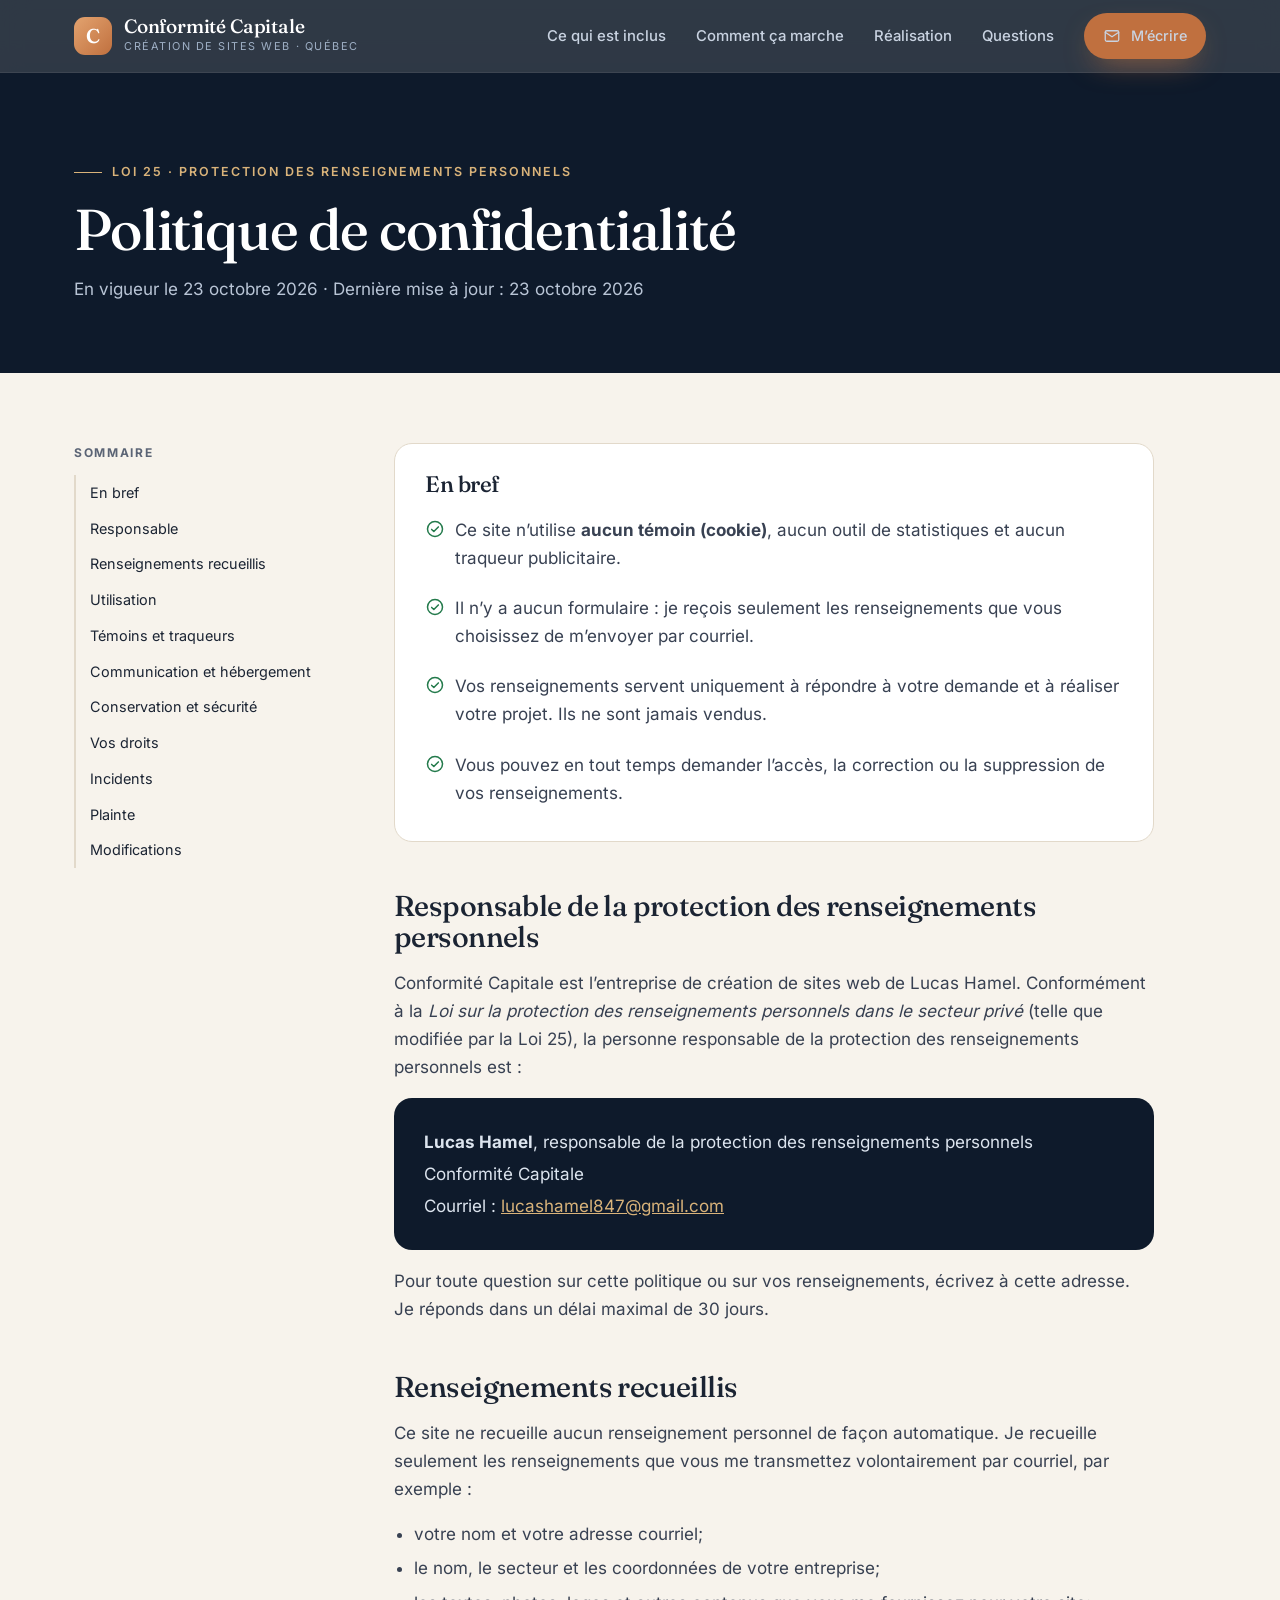
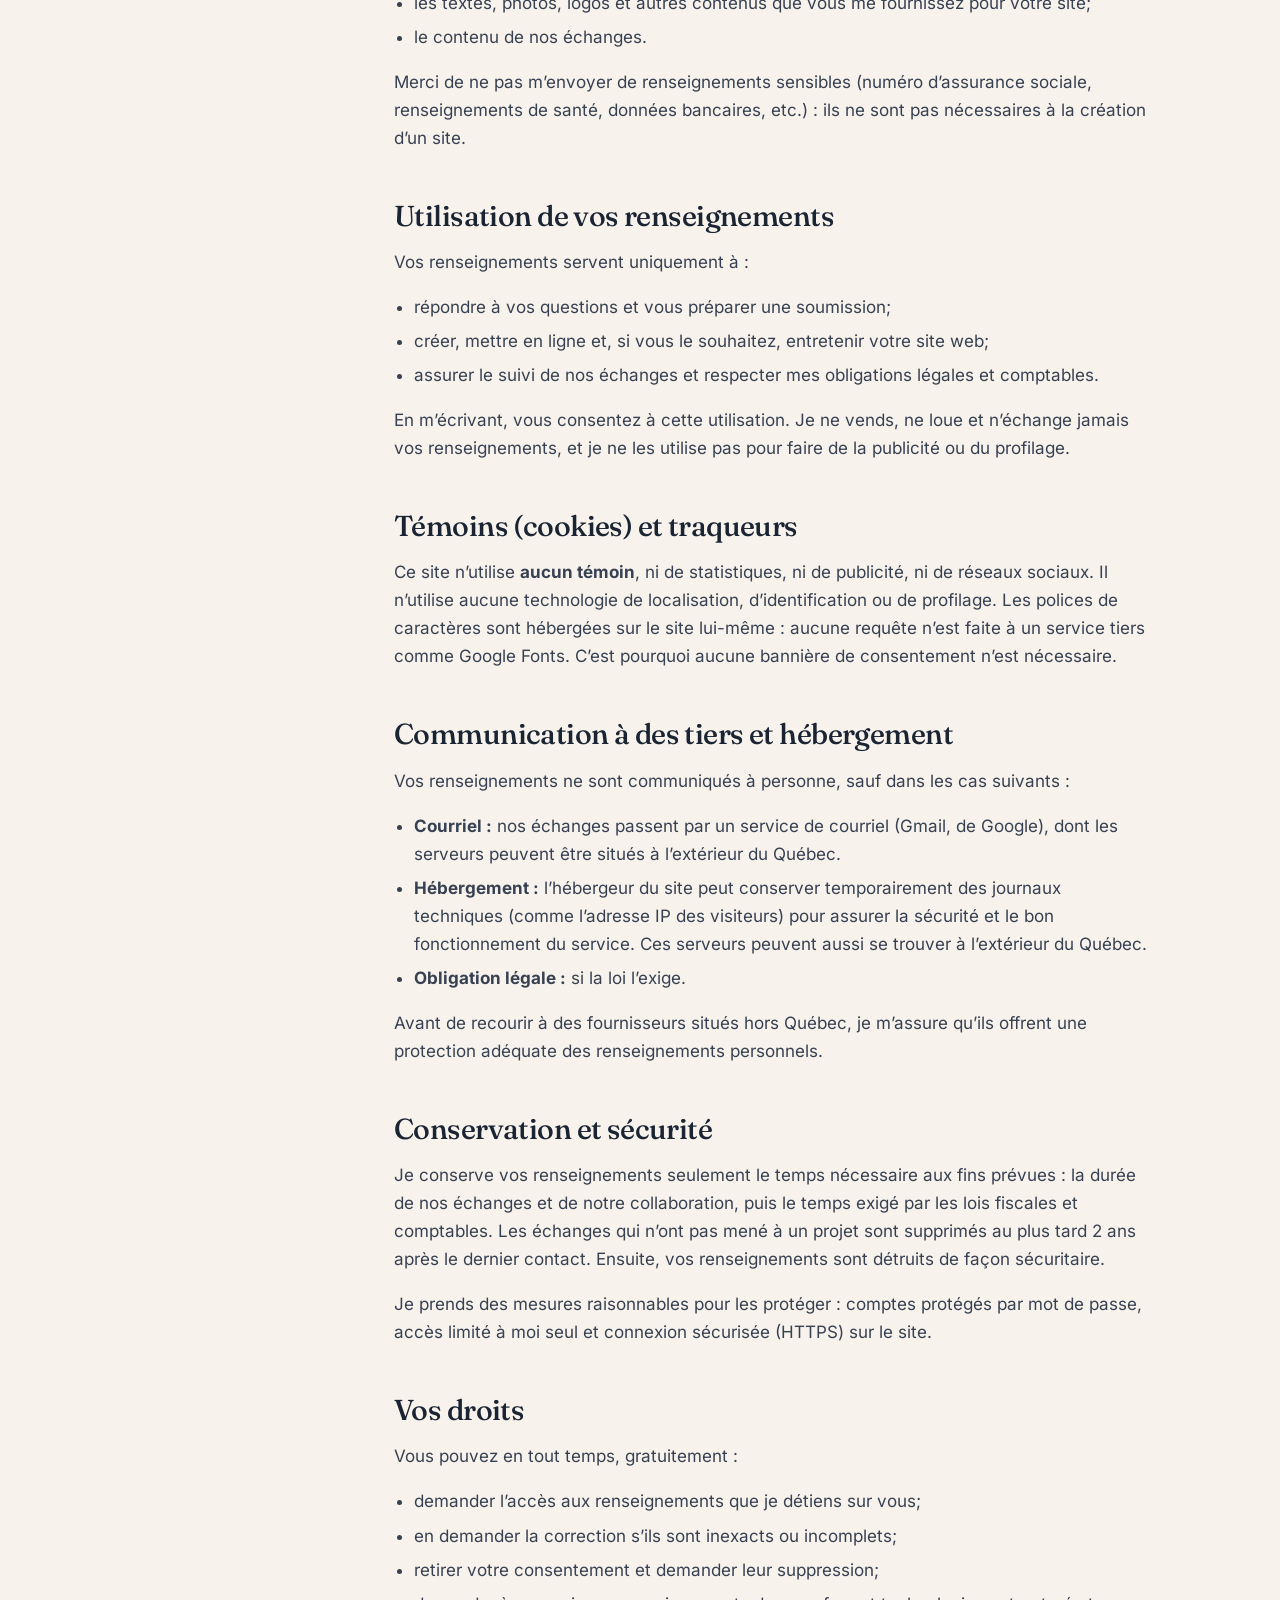
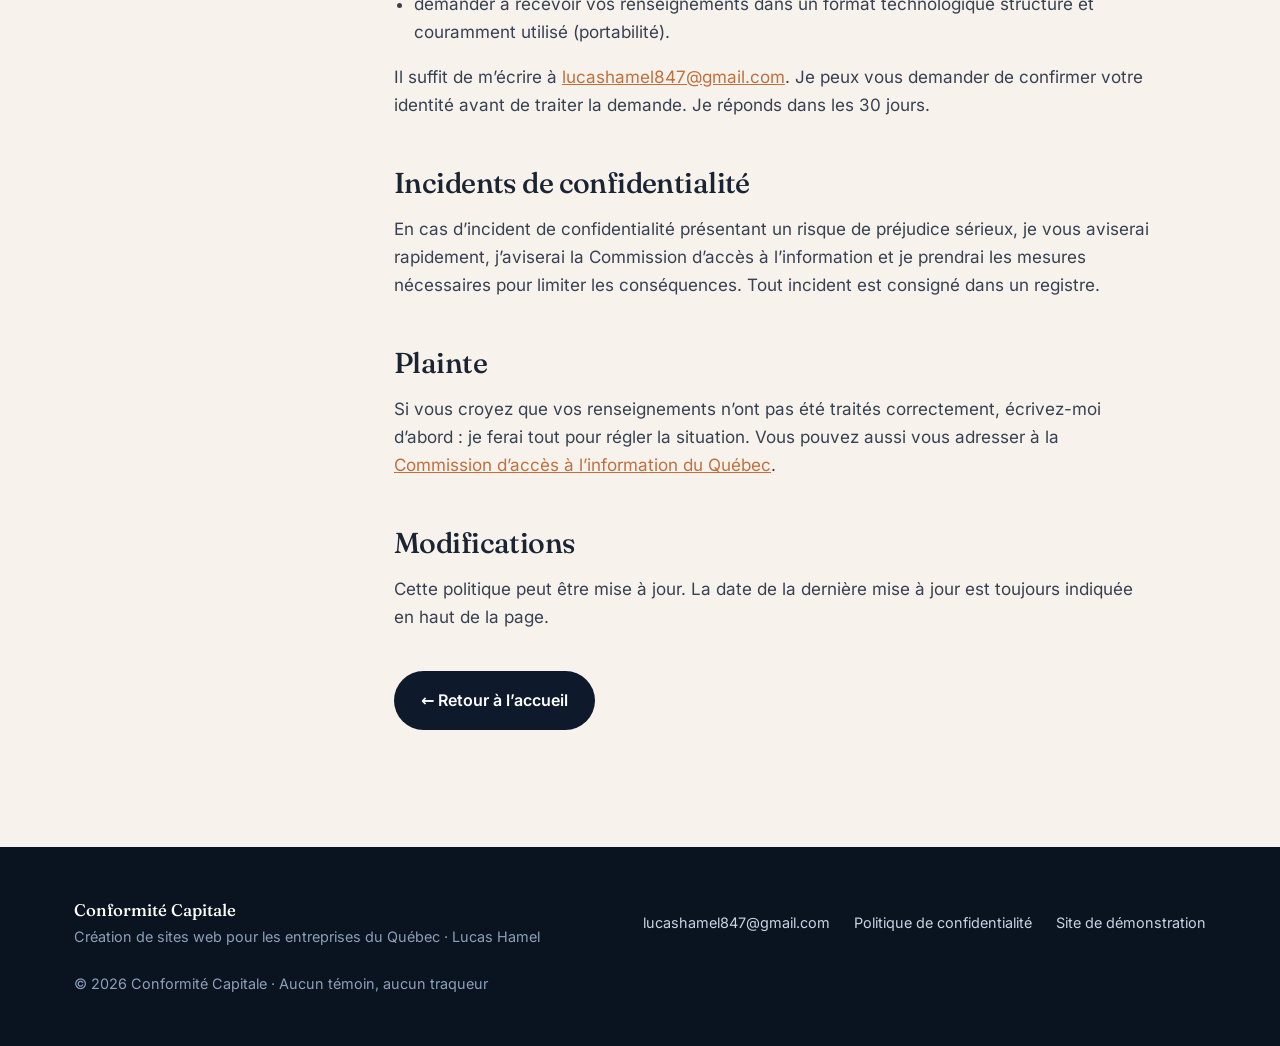
<file: confidentialite.html>
<!DOCTYPE html>
<html lang="fr-CA">
<head>
<meta charset="utf-8">
<meta name="viewport" content="width=device-width, initial-scale=1">
<title>Politique de confidentialité — Conformité Capitale</title>
<meta name="description" content="Politique de confidentialité de Conformité Capitale, conforme à la Loi 25 : aucun témoin, aucun traqueur. Responsable : Lucas Hamel.">
<meta name="theme-color" content="#0E1A2B">
<meta property="og:title" content="Politique de confidentialité — Conformité Capitale">
<meta property="og:description" content="Politique de confidentialité de Conformité Capitale, conforme à la Loi 25 : aucun témoin, aucun traqueur. Responsable : Lucas Hamel.">
<meta property="og:type" content="website">
<meta property="og:locale" content="fr_CA">
<link rel="preload" href="assets/fonts/fraunces.woff2" as="font" type="font/woff2" crossorigin>
<link rel="preload" href="assets/fonts/inter.woff2" as="font" type="font/woff2" crossorigin>
<link rel="stylesheet" href="assets/style.css">
<link rel="icon" href="data:image/svg+xml,%3Csvg xmlns='http://www.w3.org/2000/svg' viewBox='0 0 64 64'%3E%3Crect width='64' height='64' rx='16' fill='%23C0703F'/%3E%3Ctext x='32' y='44' font-size='34' text-anchor='middle' fill='white' font-family='Georgia'%3EC%3C/text%3E%3C/svg%3E">
</head>
<body>
<svg width="0" height="0" style="position:absolute" aria-hidden="true">
<symbol id="i-arrow" viewBox="0 0 24 24" fill="none" stroke="currentColor" stroke-width="1.8" stroke-linecap="round" stroke-linejoin="round"><path d="M5 12h14M13 6l6 6-6 6"/></symbol>
<symbol id="i-check" viewBox="0 0 24 24" fill="none" stroke="currentColor" stroke-width="1.8" stroke-linecap="round" stroke-linejoin="round"><circle cx="12" cy="12" r="9"/><path d="M8 12.5l2.6 2.5L16 9.5"/></symbol>
<symbol id="i-mail" viewBox="0 0 24 24" fill="none" stroke="currentColor" stroke-width="1.7" stroke-linecap="round" stroke-linejoin="round"><rect x="3" y="5" width="18" height="14" rx="2"/><path d="M3 7l9 6 9-6"/></symbol>
<symbol id="i-design" viewBox="0 0 24 24" fill="none" stroke="currentColor" stroke-width="1.6" stroke-linecap="round" stroke-linejoin="round"><path d="M12 3l2.6 5.6L20 9.5l-4 4 1 5.5-5-2.7L7 19l1-5.5-4-4 5.4-.9z"/></symbol>
<symbol id="i-phone" viewBox="0 0 24 24" fill="none" stroke="currentColor" stroke-width="1.6" stroke-linecap="round" stroke-linejoin="round"><rect x="7" y="2.5" width="10" height="19" rx="2.5"/><path d="M11 18.5h2"/></symbol>
<symbol id="i-shield" viewBox="0 0 24 24" fill="none" stroke="currentColor" stroke-width="1.6" stroke-linecap="round" stroke-linejoin="round"><path d="M12 3l8 3v6c0 4.5-3.4 8.3-8 9-4.6-.7-8-4.5-8-9V6z"/><path d="M8.5 12l2.5 2.5 4.5-4.5"/></symbol>
<symbol id="i-pages" viewBox="0 0 24 24" fill="none" stroke="currentColor" stroke-width="1.6" stroke-linecap="round" stroke-linejoin="round"><rect x="4" y="3" width="12" height="15" rx="2"/><path d="M8 21h10a2 2 0 0 0 2-2V7"/><path d="M7.5 8h5M7.5 11.5h5"/></symbol>
<symbol id="i-search" viewBox="0 0 24 24" fill="none" stroke="currentColor" stroke-width="1.6" stroke-linecap="round" stroke-linejoin="round"><circle cx="11" cy="11" r="6.5"/><path d="M20 20l-4.2-4.2"/></symbol>
<symbol id="i-bolt" viewBox="0 0 24 24" fill="none" stroke="currentColor" stroke-width="1.6" stroke-linecap="round" stroke-linejoin="round"><path d="M13 2L4 14h7l-1 8 9-12h-7z"/></symbol>
<symbol id="i-tool" viewBox="0 0 24 24" fill="none" stroke="currentColor" stroke-width="1.6" stroke-linecap="round" stroke-linejoin="round"><path d="M14.7 6.3a4 4 0 0 0-5.4 5.2L3.5 17.3a1.8 1.8 0 0 0 2.6 2.6l5.8-5.8a4 4 0 0 0 5.2-5.4l-2.5 2.5-2.4-.4-.4-2.4z"/></symbol>
<symbol id="i-chat" viewBox="0 0 24 24" fill="none" stroke="currentColor" stroke-width="1.6" stroke-linecap="round" stroke-linejoin="round"><path d="M20 12a8 8 0 0 1-11.6 7.1L4 20l1-4.1A8 8 0 1 1 20 12z"/></symbol>
<symbol id="i-pen" viewBox="0 0 24 24" fill="none" stroke="currentColor" stroke-width="1.6" stroke-linecap="round" stroke-linejoin="round"><path d="M4 20h4L19 9a2.8 2.8 0 0 0-4-4L4 16z"/><path d="M13.5 6.5l4 4"/></symbol>
</svg>
<header class="hd">
  <div class="wrap">
    <a class="logo" href="index.html#top" aria-label="Conformité Capitale — accueil"><span class="logo-mark">C</span><span><b>Conformité Capitale</b><small>Création de sites web · Québec</small></span></a>
    <nav class="menu" aria-label="Navigation principale">
      <a href="index.html#inclus">Ce qui est inclus</a>
      <a href="index.html#processus">Comment ça marche</a>
      <a href="index.html#realisation">Réalisation</a>
      <a href="index.html#faq">Questions</a>
      <a class="btn btn-acc" href="mailto:lucashamel847@gmail.com?subject=Demande%20de%20soumission%20%E2%80%93%20site%20web&amp;body=Bonjour%20Lucas%2C%0A%0ANom%20de%20mon%20entreprise%20%3A%0AType%20d%27entreprise%20/%20ville%20%3A%0ACe%20que%20j%27aimerais%20avoir%20sur%20mon%20site%20%3A%0A%0AMerci%21"><svg><use href="#i-mail"/></svg>M’écrire</a>
    </nav>
  </div>
</header>
<main>
<section class="legal-hero" style="padding:80px 0 70px">
  <div class="wrap">
    <span class="eyebrow">Loi 25 · Protection des renseignements personnels</span>
    <h1>Politique de confidentialité</h1>
    <p>En vigueur le 23 octobre 2026 · Dernière mise à jour : 23 octobre 2026</p>
  </div>
</section>
<section class="legal">
  <div class="wrap">
    <nav class="toc" aria-label="Sommaire">
      <b>Sommaire</b>
      <a href="#resume">En bref</a><a href="#responsable">Responsable</a><a href="#collecte">Renseignements recueillis</a><a href="#fins">Utilisation</a><a href="#temoins">Témoins et traqueurs</a><a href="#communication">Communication et hébergement</a><a href="#conservation">Conservation et sécurité</a><a href="#droits">Vos droits</a><a href="#incidents">Incidents</a><a href="#plainte">Plainte</a><a href="#modifs">Modifications</a>
    </nav>
    <div class="prose">
      <div class="summary" id="resume">
        <h2>En bref</h2>
        <ul>
          <li><svg><use href="#i-check"/></svg><span>Ce site n’utilise <b>aucun témoin (cookie)</b>, aucun outil de statistiques et aucun traqueur publicitaire.</span></li>
          <li><svg><use href="#i-check"/></svg><span>Il n’y a aucun formulaire : je reçois seulement les renseignements que vous choisissez de m’envoyer par courriel.</span></li>
          <li><svg><use href="#i-check"/></svg><span>Vos renseignements servent uniquement à répondre à votre demande et à réaliser votre projet. Ils ne sont jamais vendus.</span></li>
          <li><svg><use href="#i-check"/></svg><span>Vous pouvez en tout temps demander l’accès, la correction ou la suppression de vos renseignements.</span></li>
        </ul>
      </div>

      <h2 id="responsable">Responsable de la protection des renseignements personnels</h2>
      <p>Conformité Capitale est l’entreprise de création de sites web de Lucas Hamel. Conformément à la <i>Loi sur la protection des renseignements personnels dans le secteur privé</i> (telle que modifiée par la Loi 25), la personne responsable de la protection des renseignements personnels est :</p>
      <div class="resp"><p><b>Lucas Hamel</b>, responsable de la protection des renseignements personnels</p><p>Conformité Capitale</p><p>Courriel : <a href="mailto:lucashamel847@gmail.com?subject=Renseignements%20personnels">lucashamel847@gmail.com</a></p></div>
      <p>Pour toute question sur cette politique ou sur vos renseignements, écrivez à cette adresse. Je réponds dans un délai maximal de 30 jours.</p>

      <h2 id="collecte">Renseignements recueillis</h2>
      <p>Ce site ne recueille aucun renseignement personnel de façon automatique. Je recueille seulement les renseignements que vous me transmettez volontairement par courriel, par exemple :</p>
      <ul><li>votre nom et votre adresse courriel;</li><li>le nom, le secteur et les coordonnées de votre entreprise;</li><li>les textes, photos, logos et autres contenus que vous me fournissez pour votre site;</li><li>le contenu de nos échanges.</li></ul>
      <p>Merci de ne pas m’envoyer de renseignements sensibles (numéro d’assurance sociale, renseignements de santé, données bancaires, etc.) : ils ne sont pas nécessaires à la création d’un site.</p>

      <h2 id="fins">Utilisation de vos renseignements</h2>
      <p>Vos renseignements servent uniquement à :</p>
      <ul><li>répondre à vos questions et vous préparer une soumission;</li><li>créer, mettre en ligne et, si vous le souhaitez, entretenir votre site web;</li><li>assurer le suivi de nos échanges et respecter mes obligations légales et comptables.</li></ul>
      <p>En m’écrivant, vous consentez à cette utilisation. Je ne vends, ne loue et n’échange jamais vos renseignements, et je ne les utilise pas pour faire de la publicité ou du profilage.</p>

      <h2 id="temoins">Témoins (cookies) et traqueurs</h2>
      <p>Ce site n’utilise <b>aucun témoin</b>, ni de statistiques, ni de publicité, ni de réseaux sociaux. Il n’utilise aucune technologie de localisation, d’identification ou de profilage. Les polices de caractères sont hébergées sur le site lui-même : aucune requête n’est faite à un service tiers comme Google Fonts. C’est pourquoi aucune bannière de consentement n’est nécessaire.</p>

      <h2 id="communication">Communication à des tiers et hébergement</h2>
      <p>Vos renseignements ne sont communiqués à personne, sauf dans les cas suivants :</p>
      <ul>
        <li><b>Courriel :</b> nos échanges passent par un service de courriel (Gmail, de Google), dont les serveurs peuvent être situés à l’extérieur du Québec.</li>
        <li><b>Hébergement :</b> l’hébergeur du site peut conserver temporairement des journaux techniques (comme l’adresse IP des visiteurs) pour assurer la sécurité et le bon fonctionnement du service. Ces serveurs peuvent aussi se trouver à l’extérieur du Québec.</li>
        <li><b>Obligation légale :</b> si la loi l’exige.</li>
      </ul>
      <p>Avant de recourir à des fournisseurs situés hors Québec, je m’assure qu’ils offrent une protection adéquate des renseignements personnels.</p>

      <h2 id="conservation">Conservation et sécurité</h2>
      <p>Je conserve vos renseignements seulement le temps nécessaire aux fins prévues : la durée de nos échanges et de notre collaboration, puis le temps exigé par les lois fiscales et comptables. Les échanges qui n’ont pas mené à un projet sont supprimés au plus tard 2 ans après le dernier contact. Ensuite, vos renseignements sont détruits de façon sécuritaire.</p>
      <p>Je prends des mesures raisonnables pour les protéger : comptes protégés par mot de passe, accès limité à moi seul et connexion sécurisée (HTTPS) sur le site.</p>

      <h2 id="droits">Vos droits</h2>
      <p>Vous pouvez en tout temps, gratuitement :</p>
      <ul><li>demander l’accès aux renseignements que je détiens sur vous;</li><li>en demander la correction s’ils sont inexacts ou incomplets;</li><li>retirer votre consentement et demander leur suppression;</li><li>demander à recevoir vos renseignements dans un format technologique structuré et couramment utilisé (portabilité).</li></ul>
      <p>Il suffit de m’écrire à <a href="mailto:lucashamel847@gmail.com">lucashamel847@gmail.com</a>. Je peux vous demander de confirmer votre identité avant de traiter la demande. Je réponds dans les 30 jours.</p>

      <h2 id="incidents">Incidents de confidentialité</h2>
      <p>En cas d’incident de confidentialité présentant un risque de préjudice sérieux, je vous aviserai rapidement, j’aviserai la Commission d’accès à l’information et je prendrai les mesures nécessaires pour limiter les conséquences. Tout incident est consigné dans un registre.</p>

      <h2 id="plainte">Plainte</h2>
      <p>Si vous croyez que vos renseignements n’ont pas été traités correctement, écrivez-moi d’abord : je ferai tout pour régler la situation. Vous pouvez aussi vous adresser à la <a href="https://www.cai.gouv.qc.ca" rel="noopener">Commission d’accès à l’information du Québec</a>.</p>

      <h2 id="modifs">Modifications</h2>
      <p>Cette politique peut être mise à jour. La date de la dernière mise à jour est toujours indiquée en haut de la page.</p>
      <p style="margin-top:40px"><a class="btn btn-dark" href="index.html" style="color:#fff">← Retour à l’accueil</a></p>
    </div>
  </div>
</section>
</main>
<footer>
  <div class="wrap">
    <div><b style="color:#fff;font-family:Fraunces,serif;font-weight:500;font-size:1.05rem">Conformité Capitale</b><br>Création de sites web pour les entreprises du Québec · Lucas Hamel</div>
    <div class="links"><a href="mailto:lucashamel847@gmail.com">lucashamel847@gmail.com</a><a href="confidentialite.html">Politique de confidentialité</a><a href="demo/">Site de démonstration</a></div>
    <div>© 2026 Conformité Capitale · Aucun témoin, aucun traqueur</div>
  </div>
</footer>
</body>
</html>
</file>
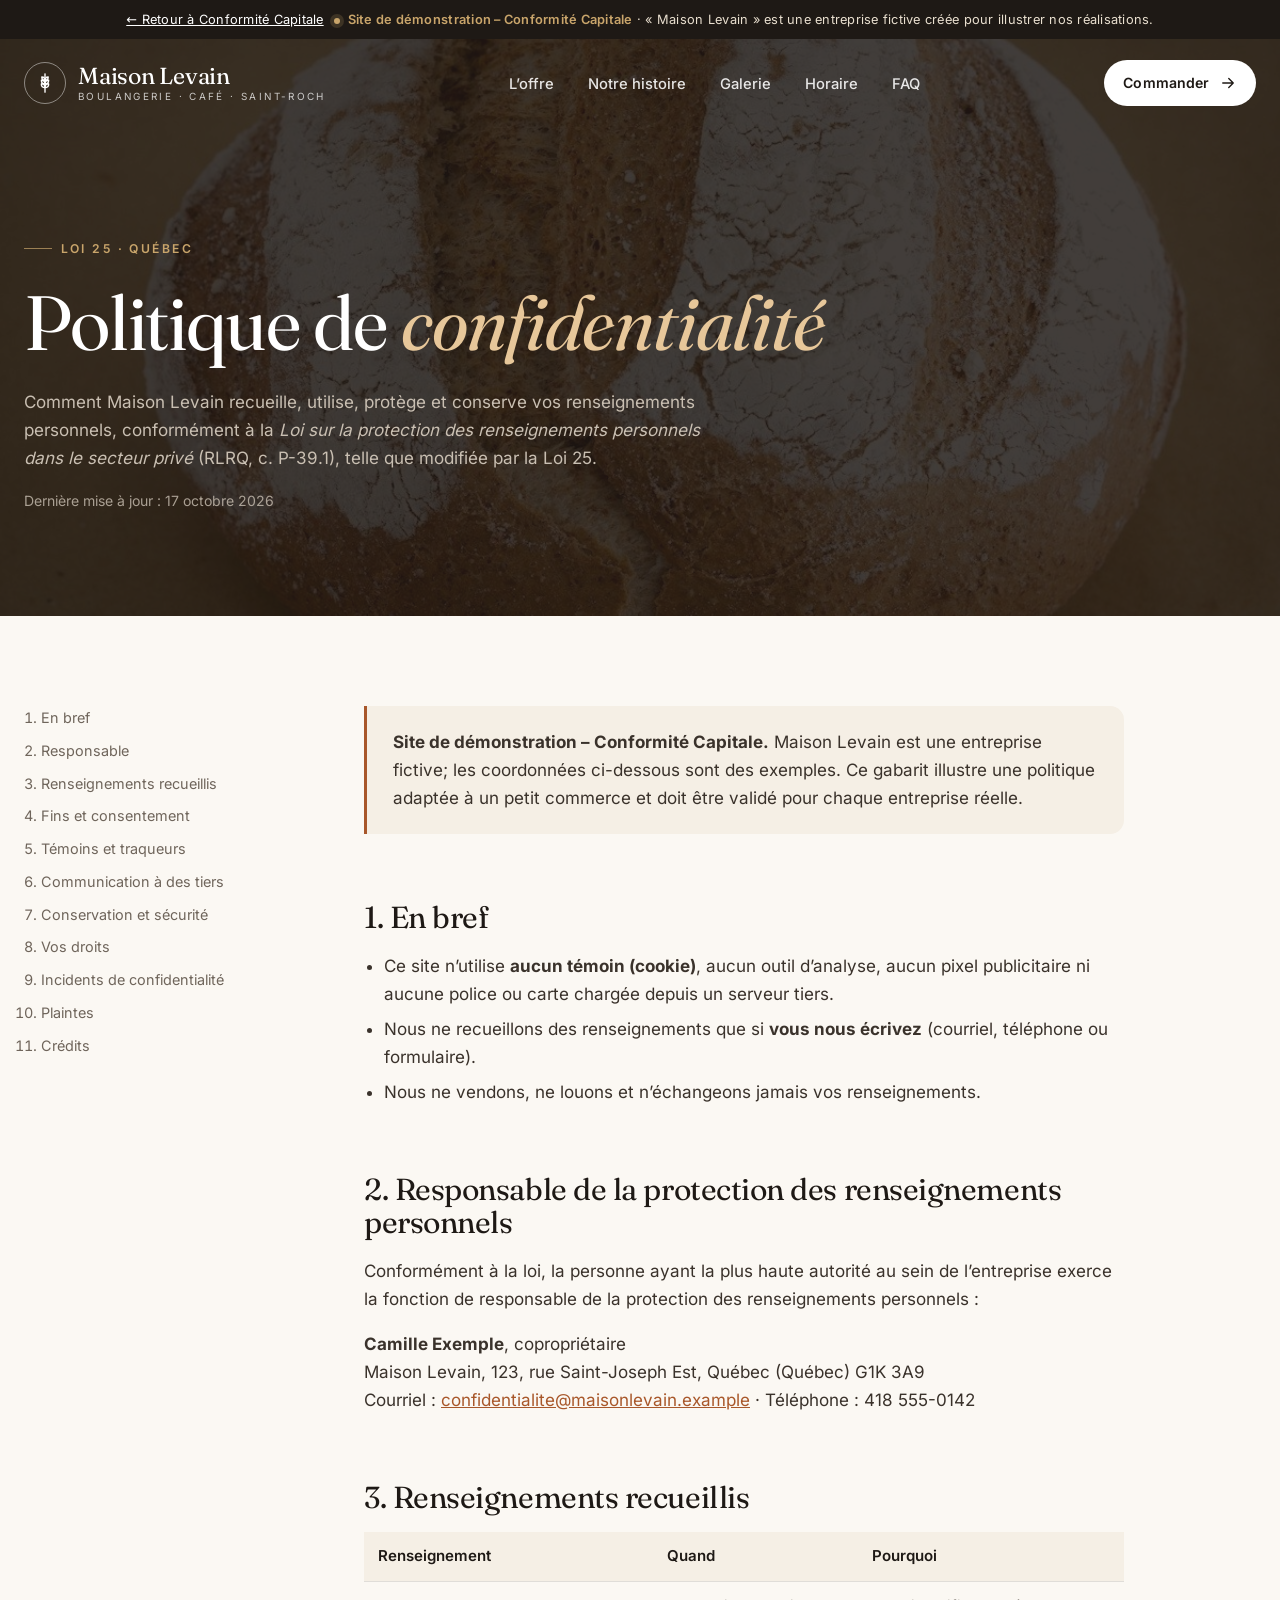
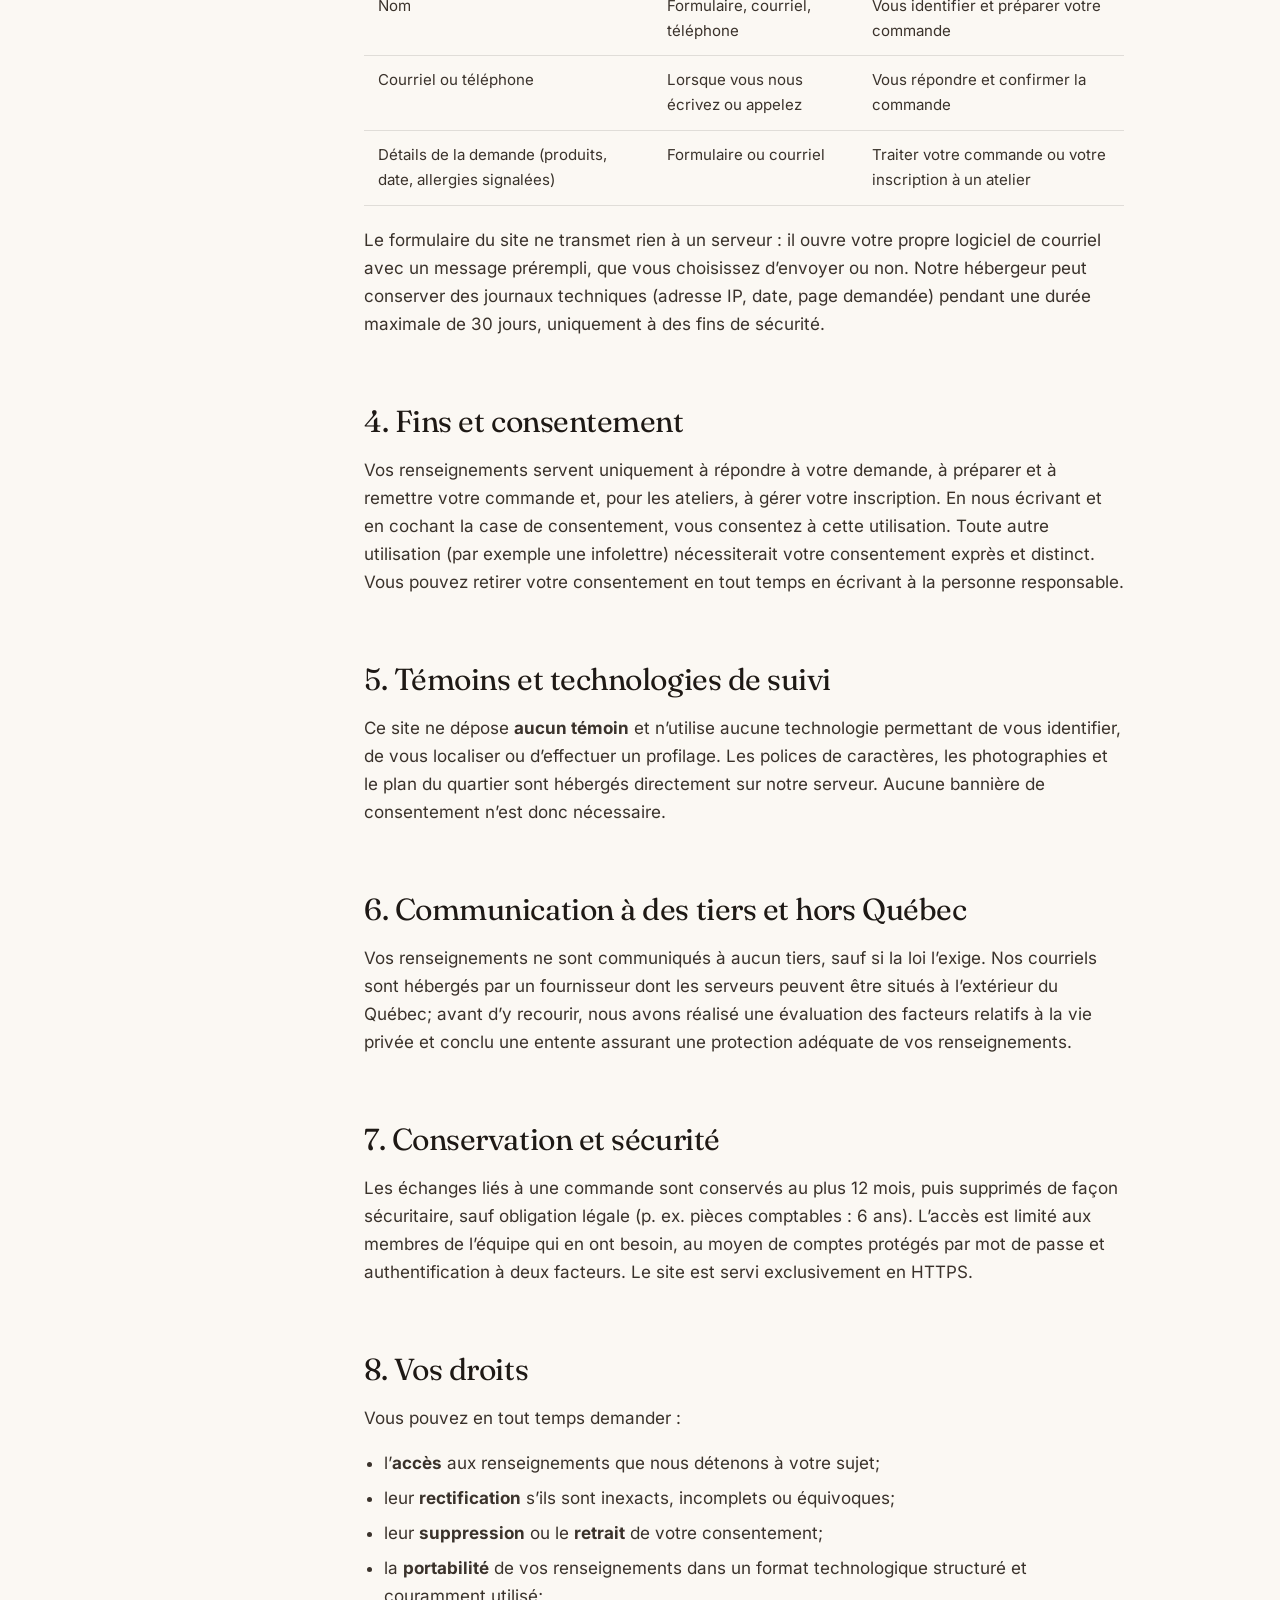
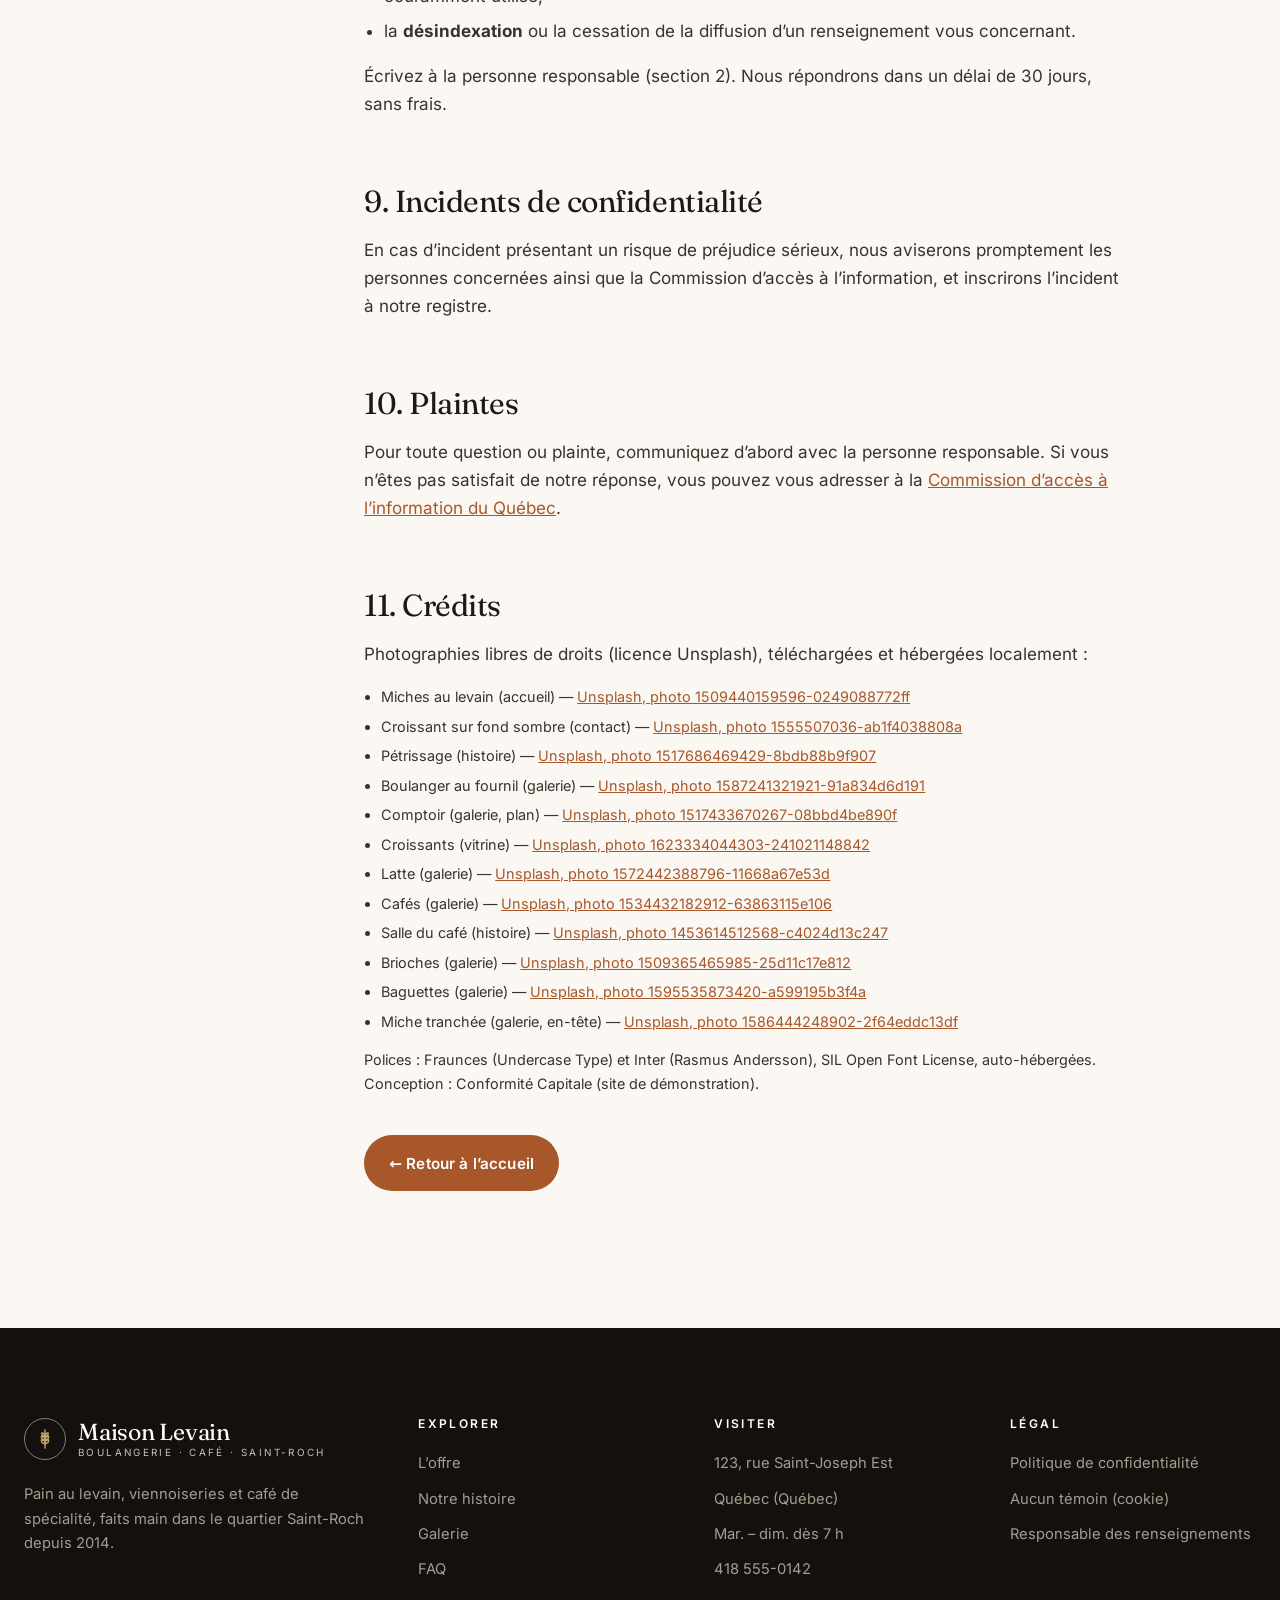
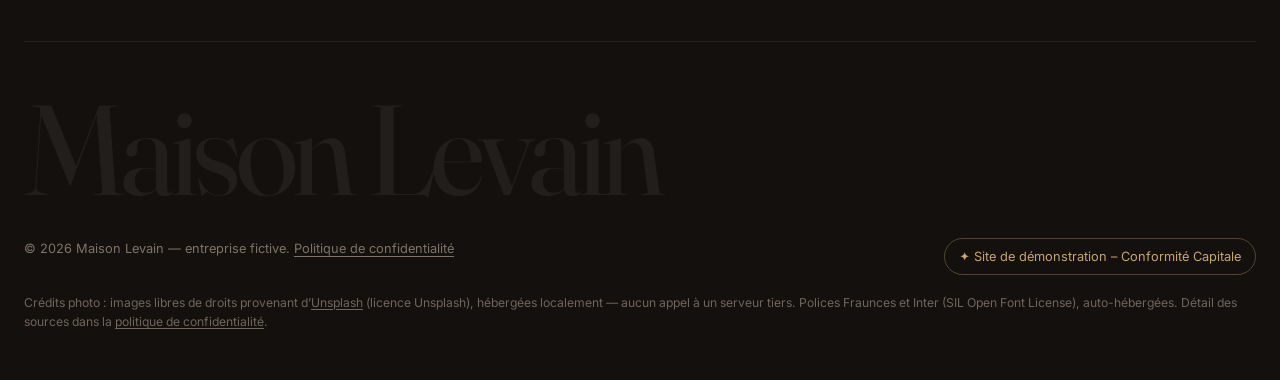
<file: demo/confidentialite.html>
<!DOCTYPE html>
<html lang="fr-CA">
<head>
<meta charset="utf-8">
<meta name="viewport" content="width=device-width, initial-scale=1">
<title>Politique de confidentialité — Maison Levain | Site de démonstration</title>
<meta name="description" content="Site de démonstration réalisé par Conformité Capitale : Maison Levain, boulangerie-café artisanale fictive du quartier Saint-Roch à Québec. Sans témoins, sans traqueurs, conforme à la Loi 25.">
<meta name="robots" content="noindex, nofollow">
<meta name="theme-color" content="#1E1915">
<link rel="preload" href="assets/fonts/fraunces.woff2" as="font" type="font/woff2" crossorigin>
<link rel="preload" href="assets/fonts/inter.woff2" as="font" type="font/woff2" crossorigin>
<link rel="stylesheet" href="assets/styles.css">
<link rel="icon" href="data:image/svg+xml,%3Csvg xmlns='http://www.w3.org/2000/svg' viewBox='0 0 64 64'%3E%3Ccircle cx='32' cy='32' r='32' fill='%23A8572A'/%3E%3Ctext x='32' y='43' font-size='32' text-anchor='middle' fill='white' font-family='Georgia'%3EL%3C/text%3E%3C/svg%3E">
<script>document.documentElement.classList.add('js')</script>
</head>
<body>

<svg width="0" height="0" style="position:absolute" aria-hidden="true">
  <symbol id="i-wheat" viewBox="0 0 24 24" fill="none" stroke="currentColor" stroke-width="1.5" stroke-linecap="round" stroke-linejoin="round"><path d="M12 22V9"/><path d="M12 13c-2.5 0-4-1.6-4-4 2.5 0 4 1.6 4 4zM12 13c2.5 0 4-1.6 4-4-2.5 0-4 1.6-4 4zM12 9c-2.2 0-3.5-1.4-3.5-3.5C10.7 5.5 12 6.9 12 9zM12 9c2.2 0 3.5-1.4 3.5-3.5C13.3 5.5 12 6.9 12 9zM12 17c-2.5 0-4-1.6-4-4 2.5 0 4 1.6 4 4zM12 17c2.5 0 4-1.6 4-4-2.5 0-4 1.6-4 4z"/><path d="M12 5.5V2"/></symbol>
  <symbol id="i-arrow" viewBox="0 0 24 24" fill="none" stroke="currentColor" stroke-width="1.8" stroke-linecap="round" stroke-linejoin="round"><path d="M5 12h14M13 6l6 6-6 6"/></symbol>
  <symbol id="i-check" viewBox="0 0 24 24" fill="none" stroke="currentColor" stroke-width="1.8" stroke-linecap="round" stroke-linejoin="round"><circle cx="12" cy="12" r="9"/><path d="M8 12.5l2.6 2.5L16 9.5"/></symbol>
  <symbol id="i-pin" viewBox="0 0 24 24" fill="none" stroke="currentColor" stroke-width="1.6" stroke-linecap="round" stroke-linejoin="round"><path d="M12 21s7-6.2 7-11.5A7 7 0 0 0 5 9.5C5 14.8 12 21 12 21z"/><circle cx="12" cy="9.5" r="2.5"/></symbol>
  <symbol id="i-phone" viewBox="0 0 24 24" fill="none" stroke="currentColor" stroke-width="1.6" stroke-linecap="round" stroke-linejoin="round"><path d="M5 4h4l2 5-2.5 1.5a11 11 0 0 0 5 5L15 13l5 2v4a2 2 0 0 1-2 2A16 16 0 0 1 3 6a2 2 0 0 1 2-2z"/></symbol>
  <symbol id="i-mail" viewBox="0 0 24 24" fill="none" stroke="currentColor" stroke-width="1.6" stroke-linecap="round" stroke-linejoin="round"><rect x="3" y="5" width="18" height="14" rx="2"/><path d="M3 7l9 6 9-6"/></symbol>
  <symbol id="i-clock" viewBox="0 0 24 24" fill="none" stroke="currentColor" stroke-width="1.6" stroke-linecap="round" stroke-linejoin="round"><circle cx="12" cy="12" r="9"/><path d="M12 7v5l3 2"/></symbol>
  <symbol id="i-bike" viewBox="0 0 24 24" fill="none" stroke="currentColor" stroke-width="1.6" stroke-linecap="round" stroke-linejoin="round"><circle cx="5.5" cy="16.5" r="3.5"/><circle cx="18.5" cy="16.5" r="3.5"/><path d="M5.5 16.5L9 9h6l3.5 7.5M9 9l3 7.5h-6.5M14 6h2.5"/></symbol>
</svg>

<div class="demo-banner" role="note"><a href="../" style="color:#fff;text-decoration:underline;margin-right:10px">← Retour à Conformité Capitale</a><span class="dot"></span><b>Site de démonstration – Conformité Capitale</b><span class="more"> · « Maison Levain » est une entreprise fictive créée pour illustrer nos réalisations.</span><span class="short"> · entreprise fictive</span></div>

<header class="site-header" id="top">
  <div class="wrap nav">
    <a class="logo" href="index.html" aria-label="Maison Levain — accueil">
      <span class="logo-mark"><svg><use href="#i-wheat"/></svg></span>
      <span class="logo-text">Maison Levain<small>Boulangerie · Café · Saint-Roch</small></span>
    </a>
    <nav aria-label="Navigation principale">
      <ul class="menu">
        <li><a href="index.html#offre">L’offre</a></li>
        <li><a href="index.html#histoire">Notre histoire</a></li>
        <li><a href="index.html#galerie">Galerie</a></li>
        <li><a href="index.html#visite">Horaire</a></li>
        <li><a href="index.html#faq">FAQ</a></li>
      </ul>
    </nav>
    <a class="btn btn-nav" href="index.html#contact">Commander <svg><use href="#i-arrow"/></svg></a>
    <button class="burger" aria-label="Ouvrir le menu" aria-expanded="false"><span></span><span></span></button>
  </div>
</header>

<main>
<section class="legal-hero">
  <div class="wrap">
    <span class="eyebrow" style="color:var(--gold)">Loi 25 · Québec</span>
    <h1>Politique de <em style="color:#E7C79A;font-style:italic">confidentialité</em></h1>
    <p>Comment Maison Levain recueille, utilise, protège et conserve vos renseignements personnels, conformément à la <em>Loi sur la protection des renseignements personnels dans le secteur privé</em> (RLRQ, c. P-39.1), telle que modifiée par la Loi 25.</p>
    <p style="font-size:.88rem;opacity:.8">Dernière mise à jour : 17 octobre 2026</p>
  </div>
</section>
<div class="wrap legal">
  <aside class="toc" aria-label="Sommaire">
    <ol>
      <li><a href="#resume">En bref</a></li>
      <li><a href="#responsable">Responsable</a></li>
      <li><a href="#collecte">Renseignements recueillis</a></li>
      <li><a href="#fins">Fins et consentement</a></li>
      <li><a href="#temoins">Témoins et traqueurs</a></li>
      <li><a href="#communication">Communication à des tiers</a></li>
      <li><a href="#conservation">Conservation et sécurité</a></li>
      <li><a href="#droits">Vos droits</a></li>
      <li><a href="#incidents">Incidents de confidentialité</a></li>
      <li><a href="#plainte">Plaintes</a></li>
      <li><a href="#credits">Crédits</a></li>
    </ol>
  </aside>
  <article class="legal-body">
    <div class="callout"><strong>Site de démonstration – Conformité Capitale.</strong> Maison Levain est une entreprise fictive; les coordonnées ci-dessous sont des exemples. Ce gabarit illustre une politique adaptée à un petit commerce et doit être validé pour chaque entreprise réelle.</div>

    <h2 id="resume">1. En bref</h2>
    <ul>
      <li>Ce site n’utilise <strong>aucun témoin (cookie)</strong>, aucun outil d’analyse, aucun pixel publicitaire ni aucune police ou carte chargée depuis un serveur tiers.</li>
      <li>Nous ne recueillons des renseignements que si <strong>vous nous écrivez</strong> (courriel, téléphone ou formulaire).</li>
      <li>Nous ne vendons, ne louons et n’échangeons jamais vos renseignements.</li>
    </ul>

    <h2 id="responsable">2. Responsable de la protection des renseignements personnels</h2>
    <p>Conformément à la loi, la personne ayant la plus haute autorité au sein de l’entreprise exerce la fonction de responsable de la protection des renseignements personnels :</p>
    <p><strong>Camille Exemple</strong>, copropriétaire<br>Maison Levain, 123, rue Saint-Joseph Est, Québec (Québec) G1K 3A9<br>Courriel : <a href="mailto:confidentialite@maisonlevain.example">confidentialite@maisonlevain.example</a> · Téléphone : 418 555-0142</p>

    <h2 id="collecte">3. Renseignements recueillis</h2>
    <table>
      <tr><th>Renseignement</th><th>Quand</th><th>Pourquoi</th></tr>
      <tr><td>Nom</td><td>Formulaire, courriel, téléphone</td><td>Vous identifier et préparer votre commande</td></tr>
      <tr><td>Courriel ou téléphone</td><td>Lorsque vous nous écrivez ou appelez</td><td>Vous répondre et confirmer la commande</td></tr>
      <tr><td>Détails de la demande (produits, date, allergies signalées)</td><td>Formulaire ou courriel</td><td>Traiter votre commande ou votre inscription à un atelier</td></tr>
    </table>
    <p>Le formulaire du site ne transmet rien à un serveur : il ouvre votre propre logiciel de courriel avec un message prérempli, que vous choisissez d’envoyer ou non. Notre hébergeur peut conserver des journaux techniques (adresse IP, date, page demandée) pendant une durée maximale de 30 jours, uniquement à des fins de sécurité.</p>

    <h2 id="fins">4. Fins et consentement</h2>
    <p>Vos renseignements servent uniquement à répondre à votre demande, à préparer et à remettre votre commande et, pour les ateliers, à gérer votre inscription. En nous écrivant et en cochant la case de consentement, vous consentez à cette utilisation. Toute autre utilisation (par exemple une infolettre) nécessiterait votre consentement exprès et distinct. Vous pouvez retirer votre consentement en tout temps en écrivant à la personne responsable.</p>

    <h2 id="temoins">5. Témoins et technologies de suivi</h2>
    <p>Ce site ne dépose <strong>aucun témoin</strong> et n’utilise aucune technologie permettant de vous identifier, de vous localiser ou d’effectuer un profilage. Les polices de caractères, les photographies et le plan du quartier sont hébergés directement sur notre serveur. Aucune bannière de consentement n’est donc nécessaire.</p>

    <h2 id="communication">6. Communication à des tiers et hors Québec</h2>
    <p>Vos renseignements ne sont communiqués à aucun tiers, sauf si la loi l’exige. Nos courriels sont hébergés par un fournisseur dont les serveurs peuvent être situés à l’extérieur du Québec; avant d’y recourir, nous avons réalisé une évaluation des facteurs relatifs à la vie privée et conclu une entente assurant une protection adéquate de vos renseignements.</p>

    <h2 id="conservation">7. Conservation et sécurité</h2>
    <p>Les échanges liés à une commande sont conservés au plus 12 mois, puis supprimés de façon sécuritaire, sauf obligation légale (p. ex. pièces comptables : 6 ans). L’accès est limité aux membres de l’équipe qui en ont besoin, au moyen de comptes protégés par mot de passe et authentification à deux facteurs. Le site est servi exclusivement en HTTPS.</p>

    <h2 id="droits">8. Vos droits</h2>
    <p>Vous pouvez en tout temps demander :</p>
    <ul>
      <li>l’<strong>accès</strong> aux renseignements que nous détenons à votre sujet;</li>
      <li>leur <strong>rectification</strong> s’ils sont inexacts, incomplets ou équivoques;</li>
      <li>leur <strong>suppression</strong> ou le <strong>retrait</strong> de votre consentement;</li>
      <li>la <strong>portabilité</strong> de vos renseignements dans un format technologique structuré et couramment utilisé;</li>
      <li>la <strong>désindexation</strong> ou la cessation de la diffusion d’un renseignement vous concernant.</li>
    </ul>
    <p>Écrivez à la personne responsable (section 2). Nous répondrons dans un délai de 30 jours, sans frais.</p>

    <h2 id="incidents">9. Incidents de confidentialité</h2>
    <p>En cas d’incident présentant un risque de préjudice sérieux, nous aviserons promptement les personnes concernées ainsi que la Commission d’accès à l’information, et inscrirons l’incident à notre registre.</p>

    <h2 id="plainte">10. Plaintes</h2>
    <p>Pour toute question ou plainte, communiquez d’abord avec la personne responsable. Si vous n’êtes pas satisfait de notre réponse, vous pouvez vous adresser à la <a href="https://www.cai.gouv.qc.ca" rel="noopener">Commission d’accès à l’information du Québec</a>.</p>

    <h2 id="credits">11. Crédits</h2>
    <p>Photographies libres de droits (licence Unsplash), téléchargées et hébergées localement :</p>
    <ul style="font-size:.9rem"><li>Miches au levain (accueil) — <a href="https://images.unsplash.com/photo-1509440159596-0249088772ff" rel="noopener">Unsplash, photo 1509440159596-0249088772ff</a></li><li>Croissant sur fond sombre (contact) — <a href="https://images.unsplash.com/photo-1555507036-ab1f4038808a" rel="noopener">Unsplash, photo 1555507036-ab1f4038808a</a></li><li>Pétrissage (histoire) — <a href="https://images.unsplash.com/photo-1517686469429-8bdb88b9f907" rel="noopener">Unsplash, photo 1517686469429-8bdb88b9f907</a></li><li>Boulanger au fournil (galerie) — <a href="https://images.unsplash.com/photo-1587241321921-91a834d6d191" rel="noopener">Unsplash, photo 1587241321921-91a834d6d191</a></li><li>Comptoir (galerie, plan) — <a href="https://images.unsplash.com/photo-1517433670267-08bbd4be890f" rel="noopener">Unsplash, photo 1517433670267-08bbd4be890f</a></li><li>Croissants (vitrine) — <a href="https://images.unsplash.com/photo-1623334044303-241021148842" rel="noopener">Unsplash, photo 1623334044303-241021148842</a></li><li>Latte (galerie) — <a href="https://images.unsplash.com/photo-1572442388796-11668a67e53d" rel="noopener">Unsplash, photo 1572442388796-11668a67e53d</a></li><li>Cafés (galerie) — <a href="https://images.unsplash.com/photo-1534432182912-63863115e106" rel="noopener">Unsplash, photo 1534432182912-63863115e106</a></li><li>Salle du café (histoire) — <a href="https://images.unsplash.com/photo-1453614512568-c4024d13c247" rel="noopener">Unsplash, photo 1453614512568-c4024d13c247</a></li><li>Brioches (galerie) — <a href="https://images.unsplash.com/photo-1509365465985-25d11c17e812" rel="noopener">Unsplash, photo 1509365465985-25d11c17e812</a></li><li>Baguettes (galerie) — <a href="https://images.unsplash.com/photo-1595535873420-a599195b3f4a" rel="noopener">Unsplash, photo 1595535873420-a599195b3f4a</a></li><li>Miche tranchée (galerie, en-tête) — <a href="https://images.unsplash.com/photo-1586444248902-2f64eddc13df" rel="noopener">Unsplash, photo 1586444248902-2f64eddc13df</a></li></ul>
    <p style="font-size:.9rem">Polices : Fraunces (Undercase Type) et Inter (Rasmus Andersson), SIL Open Font License, auto-hébergées. Conception : Conformité Capitale (site de démonstration).</p>
    <p style="margin-top:40px"><a class="btn btn-crust" href="index.html" style="color:#fff">← Retour à l’accueil</a></p>
  </article>
</div>
</main>


<footer class="footer">
  <div class="wrap">
    <div class="footer-top">
      <div>
        <a class="logo" href="index.html#top"><span class="logo-mark" style="color:var(--gold)"><svg><use href="#i-wheat"/></svg></span><span class="logo-text">Maison Levain<small>Boulangerie · Café · Saint-Roch</small></span></a>
        <p>Pain au levain, viennoiseries et café de spécialité, faits main dans le quartier Saint-Roch depuis 2014.</p>
      </div>
      <div><h4>Explorer</h4><ul><li><a href="index.html#offre">L’offre</a></li><li><a href="index.html#histoire">Notre histoire</a></li><li><a href="index.html#galerie">Galerie</a></li><li><a href="index.html#faq">FAQ</a></li></ul></div>
      <div><h4>Visiter</h4><ul><li>123, rue Saint-Joseph Est</li><li>Québec (Québec)</li><li>Mar. – dim. dès 7 h</li><li><a href="tel:+14185550142">418 555-0142</a></li></ul></div>
      <div><h4>Légal</h4><ul><li><a href="confidentialite.html">Politique de confidentialité</a></li><li><a href="confidentialite.html#temoins">Aucun témoin (cookie)</a></li><li><a href="confidentialite.html#responsable">Responsable des renseignements</a></li></ul></div>
    </div>
    <div class="footer-big" aria-hidden="true">Maison Levain</div>
    <div class="footer-bottom">
      <span>© <span id="yr">2026</span> Maison Levain — entreprise fictive. <a href="confidentialite.html">Politique de confidentialité</a></span>
      <span class="made">✦ Site de démonstration – Conformité Capitale</span>
    </div>
    <p class="credits">Crédits photo : images libres de droits provenant d’<a href="https://unsplash.com" rel="noopener">Unsplash</a> (licence Unsplash), hébergées localement — aucun appel à un serveur tiers. Polices Fraunces et Inter (SIL Open Font License), auto-hébergées. Détail des sources dans la <a href="#credits">politique de confidentialité</a>.</p>
  </div>
</footer>

<script src="assets/main.js" defer></script>
</body>
</html>
</file>
<file: assets/style.css>
@font-face{font-family:"Fraunces";src:url(fonts/fraunces.woff2) format("woff2");font-weight:300 900;font-display:swap}
@font-face{font-family:"Fraunces";src:url(fonts/fraunces-italic.woff2) format("woff2");font-style:italic;font-weight:300 900;font-display:swap}
@font-face{font-family:"Inter";src:url(fonts/inter.woff2) format("woff2");font-weight:300 800;font-display:swap}
:root{--ink:#0E1A2B;--ink2:#16263D;--paper:#F7F3EC;--paper2:#EFE8DC;--line:#E2D9CA;--text:#1B2433;--mute:#5B6475;--acc:#C0703F;--acc2:#E3A36F;--gold:#D9B37A;--r:18px;--sh:0 30px 60px -25px rgba(14,26,43,.35)}
*{box-sizing:border-box}html{scroll-behavior:smooth;-webkit-text-size-adjust:100%}
body{margin:0;font-family:Inter,system-ui,-apple-system,"Segoe UI",sans-serif;color:var(--text);background:var(--paper);line-height:1.65;font-size:17px;-webkit-font-smoothing:antialiased}
img{max-width:100%;height:auto;display:block}a{color:inherit}
.wrap{max-width:1180px;margin:0 auto;padding:0 24px}
h1,h2,h3{font-family:Fraunces,Georgia,serif;font-weight:500;letter-spacing:-.02em;line-height:1.08;margin:0}
h2{font-size:clamp(2rem,4.2vw,3.1rem)}h3{font-size:1.3rem;letter-spacing:-.01em}
em{font-style:italic;color:var(--acc)}
.eyebrow{display:inline-flex;align-items:center;gap:10px;font-size:.78rem;letter-spacing:.16em;text-transform:uppercase;font-weight:600;color:var(--acc)}
.eyebrow::before{content:"";width:28px;height:1px;background:currentColor}
.lead{font-size:1.15rem;color:var(--mute);max-width:640px}
.btn{display:inline-flex;align-items:center;gap:10px;padding:15px 26px;border-radius:999px;font-weight:600;text-decoration:none;font-size:1rem;transition:transform .2s,box-shadow .2s,background .2s;border:1px solid transparent;cursor:pointer}
.btn svg{width:18px;height:18px}
.btn-acc{background:var(--acc);color:#fff;box-shadow:0 12px 30px -12px rgba(192,112,63,.8)}.btn-acc:hover{transform:translateY(-2px);background:#AE6234}
.btn-ghost{border-color:rgba(255,255,255,.3);color:#fff}.btn-ghost:hover{background:rgba(255,255,255,.08)}
.btn-dark{background:var(--ink);color:#fff}.btn-dark:hover{transform:translateY(-2px)}
.btn-line{border-color:var(--line);color:var(--ink);background:#fff}.btn-line:hover{border-color:var(--ink)}

/* header */
.hd{position:sticky;top:0;z-index:50;background:rgba(14,26,43,.86);backdrop-filter:saturate(1.4) blur(14px);-webkit-backdrop-filter:saturate(1.4) blur(14px);border-bottom:1px solid rgba(255,255,255,.07)}
.hd .wrap{display:flex;align-items:center;justify-content:space-between;height:72px;gap:20px}
.logo{display:flex;align-items:center;gap:12px;text-decoration:none;color:#fff}
.logo-mark{width:38px;height:38px;border-radius:11px;background:linear-gradient(135deg,var(--acc2),var(--acc));display:grid;place-items:center;font-family:Fraunces,serif;font-weight:600;font-size:1.25rem;color:#fff}
.logo b{font-family:Fraunces,serif;font-weight:500;font-size:1.2rem;letter-spacing:-.01em;display:block;line-height:1.1}
.logo small{display:block;font-size:.68rem;letter-spacing:.14em;text-transform:uppercase;color:#9FB0C6}
.menu{display:flex;gap:30px;align-items:center}
.menu a{color:#C9D3E1;text-decoration:none;font-size:.93rem;font-weight:500}.menu a:hover{color:#fff}
.hd .btn{padding:10px 18px;font-size:.9rem}

/* hero */
.hero{background:radial-gradient(1200px 600px at 85% -10%,rgba(192,112,63,.35),transparent 60%),radial-gradient(900px 500px at -10% 110%,rgba(64,110,170,.35),transparent 60%),var(--ink);color:#fff;padding:96px 0 120px;overflow:hidden;position:relative}
.hero::after{content:"";position:absolute;inset:0;background-image:linear-gradient(rgba(255,255,255,.035) 1px,transparent 1px),linear-gradient(90deg,rgba(255,255,255,.035) 1px,transparent 1px);background-size:64px 64px;mask-image:linear-gradient(180deg,#000,transparent 85%);-webkit-mask-image:linear-gradient(180deg,#000,transparent 85%);pointer-events:none}
.hero .wrap{display:grid;grid-template-columns:1.05fr 1fr;gap:56px;align-items:center;position:relative;z-index:1}
.hero .eyebrow{color:var(--gold)}
.hero h1{font-size:clamp(2.7rem,5.6vw,4.6rem);margin:22px 0 24px}
.hero h1 em{color:var(--acc2)}
.hero p.lead{color:#B9C5D6}
.hero-cta{display:flex;gap:14px;flex-wrap:wrap;margin:34px 0 38px}
.ticks{display:flex;flex-wrap:wrap;gap:10px 22px;list-style:none;padding:0;margin:0;color:#D5DEEA;font-size:.92rem}
.ticks li{display:flex;align-items:center;gap:8px}.ticks svg{width:18px;height:18px;color:var(--gold)}
/* device mockups */
.devices{position:relative;padding-bottom:40px}
.laptop{background:#0A121F;border-radius:14px;padding:10px 10px 0;box-shadow:0 50px 90px -30px rgba(0,0,0,.7),0 0 0 1px rgba(255,255,255,.08);transform:perspective(1600px) rotateY(-9deg) rotateX(3deg);transform-origin:left center}
.laptop .bar{display:flex;gap:6px;padding:4px 6px 10px}.laptop .bar i{width:9px;height:9px;border-radius:50%;background:#2A3648}
.laptop img{border-radius:6px 6px 0 0;aspect-ratio:16/10;object-fit:cover;object-position:top}
.phone{position:absolute;right:-6px;bottom:-4px;width:30%;background:#0A121F;border-radius:30px;padding:8px;box-shadow:0 40px 70px -20px rgba(0,0,0,.75),0 0 0 1px rgba(255,255,255,.12)}
.phone img{border-radius:23px;aspect-ratio:390/780;object-fit:cover;object-position:top}
.tag{position:absolute;left:-14px;bottom:6px;background:#fff;color:var(--ink);border-radius:14px;padding:12px 16px;font-size:.82rem;box-shadow:var(--sh);display:flex;gap:10px;align-items:center}
.tag b{display:block;font-size:.92rem}.tag .ok{width:30px;height:30px;border-radius:50%;background:#E7F4EC;color:#237A4B;display:grid;place-items:center}.tag .ok svg{width:16px;height:16px}

/* strip */
.strip{background:var(--ink2);color:#9FB0C6;font-size:.9rem;padding:20px 0;border-top:1px solid rgba(255,255,255,.06)}
.strip .wrap{display:flex;gap:14px 36px;flex-wrap:wrap;justify-content:center;align-items:center}
.strip span{color:#E6ECF4;font-family:Fraunces,serif;font-size:1.08rem;font-style:italic}

/* sections */
section{padding:110px 0}
.head{max-width:760px;margin-bottom:56px}.head h2{margin:16px 0 18px}
.center{text-align:center;margin-left:auto;margin-right:auto}.center .lead{margin:0 auto}
/* why */
.why .wrap{display:grid;grid-template-columns:1fr 1fr;gap:70px;align-items:center}
.why-list{display:grid;gap:18px}
.why-item{display:flex;gap:18px;padding:22px 24px;background:#fff;border:1px solid var(--line);border-radius:var(--r)}
.why-item .n{font-family:Fraunces,serif;font-size:2rem;color:var(--acc);line-height:1;min-width:44px}
.why-item h3{font-size:1.12rem;margin-bottom:4px}.why-item p{margin:0;color:var(--mute);font-size:.97rem}
/* included */
.inc{background:#fff;border-top:1px solid var(--line);border-bottom:1px solid var(--line)}
.grid{display:grid;grid-template-columns:repeat(3,1fr);gap:22px}
.card{background:var(--paper);border:1px solid var(--line);border-radius:var(--r);padding:30px 28px;transition:transform .25s,box-shadow .25s}
.card:hover{transform:translateY(-4px);box-shadow:var(--sh)}
.ico{width:50px;height:50px;border-radius:14px;background:var(--ink);color:var(--gold);display:grid;place-items:center;margin-bottom:20px}.ico svg{width:24px;height:24px}
.card h3{margin-bottom:8px}.card p{margin:0;color:var(--mute);font-size:.97rem}
.card.feat{background:var(--ink);color:#fff;border-color:var(--ink)}.card.feat p{color:#B9C5D6}.card.feat .ico{background:var(--acc);color:#fff}
/* process */
.steps{display:grid;grid-template-columns:repeat(4,1fr);gap:22px;counter-reset:s;position:relative}
.step{position:relative;padding:34px 26px 30px;border-radius:var(--r);background:#fff;border:1px solid var(--line)}
.step .num{font-family:Fraunces,serif;font-size:3.2rem;line-height:1;color:transparent;-webkit-text-stroke:1.2px var(--acc);margin-bottom:18px;display:block}
.step h3{margin-bottom:8px}.step p{margin:0;color:var(--mute);font-size:.96rem}
.step .when{display:inline-block;margin-top:16px;font-size:.78rem;font-weight:600;letter-spacing:.08em;text-transform:uppercase;color:var(--acc);background:#F7E9DE;padding:5px 10px;border-radius:999px}
.step.last{background:var(--ink);border-color:var(--ink);color:#fff}.step.last p{color:#B9C5D6}.step.last .num{-webkit-text-stroke-color:var(--gold)}.step.last .when{background:rgba(217,179,122,.18);color:var(--gold)}
/* portfolio */
.work{background:var(--ink);color:#fff;overflow:hidden}
.work .head .lead{color:#B9C5D6}.work .eyebrow{color:var(--gold)}
.case{display:grid;grid-template-columns:1.35fr 1fr;gap:56px;align-items:center}
.browser{background:#0A121F;border-radius:16px;overflow:hidden;box-shadow:0 50px 100px -30px rgba(0,0,0,.8),0 0 0 1px rgba(255,255,255,.08)}
.browser .bar{display:flex;align-items:center;gap:6px;padding:12px 14px;background:#111C2C}.browser .bar i{width:10px;height:10px;border-radius:50%;background:#2A3648}
.browser .url{margin-left:14px;flex:1;background:#0A121F;border-radius:8px;color:#7D8DA3;font-size:.78rem;padding:6px 12px}
.scroller{height:470px;overflow:hidden;position:relative}
.scroller img{width:100%;transition:transform 7s cubic-bezier(.45,0,.2,1)}
.browser:hover .scroller img{transform:translateY(calc(-100% + 470px))}
.case-info .pill{display:inline-flex;align-items:center;gap:8px;font-size:.78rem;font-weight:600;letter-spacing:.06em;text-transform:uppercase;background:rgba(217,179,122,.15);color:var(--gold);padding:7px 12px;border-radius:999px}
.case-info h3{font-size:2.2rem;margin:18px 0 12px}
.case-info p{color:#B9C5D6}
.case-info ul{list-style:none;padding:0;margin:22px 0 30px;display:grid;gap:10px}
.case-info li{display:flex;gap:10px;align-items:flex-start;color:#DCE4EE}.case-info li svg{width:20px;height:20px;color:var(--gold);flex:none;margin-top:3px}
.case-cta{display:flex;gap:12px;flex-wrap:wrap}
.shots{display:flex;gap:18px;margin-top:22px;font-size:.88rem;color:#8EA0B8;flex-wrap:wrap}.shots a{color:#C9D3E1}
/* promise */
.promise{display:grid;grid-template-columns:repeat(4,1fr);gap:0;border:1px solid var(--line);border-radius:var(--r);background:#fff;overflow:hidden}
.promise div{padding:30px 26px;border-right:1px solid var(--line)}.promise div:last-child{border-right:0}
.promise b{display:block;font-family:Fraunces,serif;font-weight:500;font-size:1.25rem;margin-bottom:6px;color:var(--ink)}
.promise span{color:var(--mute);font-size:.95rem}
/* faq */
.faq .wrap{display:grid;grid-template-columns:.8fr 1.2fr;gap:70px}
.faq .head{position:sticky;top:110px;align-self:start}
details{border-bottom:1px solid var(--line);padding:4px 0}
summary{list-style:none;cursor:pointer;display:flex;justify-content:space-between;align-items:center;gap:20px;padding:20px 0;font-family:Fraunces,serif;font-size:1.25rem;color:var(--ink)}
summary::-webkit-details-marker{display:none}
summary::after{content:"+";font-family:Inter,sans-serif;font-weight:300;font-size:1.7rem;color:var(--acc);transition:transform .25s;line-height:1}
details[open] summary::after{transform:rotate(45deg)}
details p{margin:0 0 22px;color:var(--mute);max-width:640px}
/* contact */
.contact{padding:0 0 110px}
.cta-box{background:radial-gradient(700px 400px at 100% 0,rgba(192,112,63,.45),transparent 60%),var(--ink);color:#fff;border-radius:28px;padding:80px 60px;text-align:center;position:relative;overflow:hidden}
.cta-box h2{max-width:780px;margin:18px auto 18px}.cta-box .lead{color:#B9C5D6;margin:0 auto 34px}
.cta-box .eyebrow{color:var(--gold)}
.mail{display:block;margin-top:22px;color:#C9D3E1;font-size:.98rem}.mail a{color:#fff}
.cta-note{margin-top:26px;font-size:.85rem;color:#8EA0B8}
/* footer */
footer{background:#0A1320;color:#8EA0B8;padding:50px 0;font-size:.9rem}
footer .wrap{display:flex;justify-content:space-between;gap:24px;flex-wrap:wrap;align-items:center}
footer a{color:#C9D3E1;text-decoration:none}footer a:hover{color:#fff}
footer .links{display:flex;gap:24px;flex-wrap:wrap}
/* legal page */
.legal-hero{background:var(--ink);color:#fff;padding:80px 0 70px}
.legal-hero h1{font-size:clamp(2.3rem,5vw,3.6rem);margin:16px 0 14px}.legal-hero p{color:#B9C5D6;margin:0}
.legal-hero .eyebrow{color:var(--gold)}
.legal{padding:70px 0 100px}
.legal .wrap{display:grid;grid-template-columns:260px 1fr;gap:60px}
.toc{position:sticky;top:100px;align-self:start;font-size:.9rem}
.toc b{display:block;margin-bottom:12px;font-size:.75rem;letter-spacing:.14em;text-transform:uppercase;color:var(--mute)}
.toc a{display:block;padding:6px 0;text-decoration:none;color:var(--text);border-left:2px solid var(--line);padding-left:14px}.toc a:hover{border-color:var(--acc);color:var(--acc)}
.prose{max-width:760px}
.prose h2{font-size:1.8rem;margin:48px 0 14px;scroll-margin-top:100px}.prose h2:first-child{margin-top:0}
.prose p,.prose li{color:#384152}.prose ul{padding-left:20px}.prose li{margin:6px 0}
.prose a{color:var(--acc)}
.summary{background:#fff;border:1px solid var(--line);border-radius:var(--r);padding:28px 30px;margin-bottom:40px}
.summary h2{margin-top:0!important;font-size:1.4rem}
.summary ul{list-style:none;padding:0;margin:0;display:grid;gap:10px}.summary li{display:flex;gap:10px}.summary li svg{width:20px;height:20px;color:#237A4B;flex:none;margin-top:3px}
.resp{background:var(--ink);color:#fff;border-radius:var(--r);padding:26px 30px}.resp p{color:#DCE4EE;margin:4px 0}.resp a{color:var(--gold)}
/* responsive */
@media (max-width:1020px){
  .hero .wrap,.why .wrap,.case,.faq .wrap{grid-template-columns:1fr;gap:50px}
  .faq .head{position:static}
  .grid{grid-template-columns:repeat(2,1fr)}.steps{grid-template-columns:repeat(2,1fr)}
  .promise{grid-template-columns:repeat(2,1fr)}.promise div:nth-child(2){border-right:0}.promise div:nth-child(-n+2){border-bottom:1px solid var(--line)}
  .laptop{transform:none}.devices{max-width:640px}
  .legal .wrap{grid-template-columns:1fr}.toc{position:static}
}
@media (max-width:760px){
  body{font-size:16px}
  .menu a:not(.btn){display:none}
  .hd .wrap{height:64px}.logo small{display:none}
  section{padding:76px 0}.hero{padding:56px 0 80px}
  .hero-cta .btn{flex:1 1 100%;justify-content:center;text-align:center}
  .grid,.steps,.promise{grid-template-columns:1fr}
  .promise div{border-right:0;border-bottom:1px solid var(--line)}.promise div:last-child{border-bottom:0}
  .scroller{height:340px}.browser:hover .scroller img{transform:translateY(calc(-100% + 340px))}
  .phone{width:34%;right:0}.tag{left:0;bottom:-6px;font-size:.75rem;padding:10px 12px}
  .cta-box{padding:56px 24px;border-radius:22px}
  .case-info h3{font-size:1.8rem}
  .why-item{padding:20px}
  summary{font-size:1.1rem}
}
@media (prefers-reduced-motion:reduce){*{transition:none!important;scroll-behavior:auto!important}}
</file>
<file: demo/assets/styles.css>
/* Maison Levain — site de démonstration Conformité Capitale
   Polices auto-hébergées · aucun service tiers · aucun témoin */
@font-face{font-family:"Fraunces";src:url(fonts/fraunces.woff2) format("woff2");font-weight:300 700;font-style:normal;font-display:swap}
@font-face{font-family:"Fraunces";src:url(fonts/fraunces-italic.woff2) format("woff2");font-weight:300 600;font-style:italic;font-display:swap}
@font-face{font-family:"Inter";src:url(fonts/inter.woff2) format("woff2");font-weight:300 700;font-style:normal;font-display:swap}

:root{
  --cream:#F5EFE5; --cream-2:#EDE4D6; --paper:#FBF8F3;
  --ink:#1E1915; --ink-2:#3A322B; --muted:#6F655B;
  --crust:#A8572A; --crust-2:#C4743F; --gold:#C9A56B; --sage:#6E7F63;
  --line:rgba(30,25,21,.12);
  --serif:"Fraunces",Georgia,"Times New Roman",serif;
  --sans:"Inter",system-ui,-apple-system,"Segoe UI",Roboto,sans-serif;
  --r:18px; --r-lg:28px;
  --shadow:0 1px 2px rgba(30,25,21,.04),0 12px 32px -12px rgba(30,25,21,.18);
  --shadow-lg:0 30px 70px -30px rgba(30,25,21,.45);
  --ease:cubic-bezier(.2,.7,.2,1);
}
*,*::before,*::after{box-sizing:border-box}
html{scroll-behavior:smooth;-webkit-text-size-adjust:100%}
body{margin:0;font-family:var(--sans);font-size:17px;line-height:1.65;color:var(--ink-2);background:var(--paper);-webkit-font-smoothing:antialiased;text-rendering:optimizeLegibility}
img{max-width:100%;display:block}
a{color:inherit}
h1,h2,h3,h4{font-family:var(--serif);color:var(--ink);font-weight:400;line-height:1.08;letter-spacing:-.015em;margin:0;font-variation-settings:"SOFT" 50,"WONK" 0}
p{margin:0 0 1em}
.wrap{width:min(1240px,100% - 48px);margin-inline:auto}
.eyebrow{display:inline-flex;align-items:center;gap:.7em;font-size:.76rem;font-weight:600;letter-spacing:.2em;text-transform:uppercase;color:var(--crust)}
.eyebrow::before{content:"";width:28px;height:1px;background:currentColor;opacity:.7}
.h2{font-size:clamp(2.2rem,4.4vw,3.6rem);margin:.45em 0 .4em}
.h2 em,.hero h1 em{font-style:italic;color:var(--crust);font-weight:350}
.lead{font-size:1.12rem;color:var(--muted);max-width:56ch}
.section{padding:clamp(80px,11vw,150px) 0}
.sec-head{display:grid;grid-template-columns:1.1fr 1fr;gap:40px;align-items:end;margin-bottom:64px}
.sec-head .lead{margin:0 0 .4em}

/* Buttons */
.btn{--bg:var(--ink);--fg:var(--cream);display:inline-flex;align-items:center;gap:.65em;padding:.95em 1.6em;border-radius:999px;background:var(--bg);color:var(--fg);text-decoration:none;font-weight:600;font-size:.95rem;letter-spacing:.01em;border:1px solid transparent;transition:transform .35s var(--ease),background .3s,box-shadow .35s var(--ease),color .3s;cursor:pointer;font-family:inherit}
.btn svg{width:18px;height:18px;transition:transform .35s var(--ease)}
.btn:hover{transform:translateY(-2px);box-shadow:0 14px 30px -12px rgba(0,0,0,.45)}
.btn:hover svg{transform:translateX(4px)}
.btn-crust{--bg:var(--crust);--fg:#fff}
.btn-crust:hover{--bg:#934a22}
.btn-ghost{--bg:transparent;--fg:#fff;border-color:rgba(255,255,255,.4);backdrop-filter:blur(6px)}
.btn-ghost:hover{--bg:rgba(255,255,255,.12)}
.btn-line{--bg:transparent;--fg:var(--ink);border-color:var(--line)}

/* Demo banner */
.demo-banner{position:relative;z-index:60;background:var(--ink);color:#E9DFCF;font-size:.8rem;text-align:center;padding:9px 16px;letter-spacing:.02em}
.demo-banner b{color:var(--gold);font-weight:600}
.demo-banner .dot{display:inline-block;width:6px;height:6px;border-radius:50%;background:var(--gold);margin-right:8px;vertical-align:middle;box-shadow:0 0 0 4px rgba(201,165,107,.18)}

/* Header */
.site-header{position:absolute;top:37px;left:0;right:0;z-index:50;transition:background .4s,box-shadow .4s,padding .4s}
.site-header.is-fixed{position:fixed;top:0;background:rgba(251,248,243,.86);backdrop-filter:saturate(1.4) blur(14px);-webkit-backdrop-filter:saturate(1.4) blur(14px);box-shadow:0 1px 0 var(--line)}
.nav{display:flex;align-items:center;justify-content:space-between;height:88px;transition:height .4s}
.is-fixed .nav{height:70px}
.logo{display:flex;align-items:center;gap:12px;text-decoration:none;color:#fff}
.logo-mark{width:42px;height:42px;border-radius:50%;display:grid;place-items:center;border:1px solid rgba(255,255,255,.45);transition:border-color .4s}
.logo-mark svg{width:22px;height:22px}
.logo-text{font-family:var(--serif);font-size:1.45rem;line-height:1;letter-spacing:-.01em}
.logo-text small{display:block;font-family:var(--sans);font-size:.62rem;letter-spacing:.24em;text-transform:uppercase;opacity:.75;margin-top:5px}
.is-fixed .logo{color:var(--ink)} .is-fixed .logo-mark{border-color:var(--line);color:var(--crust)}
.menu{display:flex;gap:34px;list-style:none;margin:0;padding:0}
.menu a{color:rgba(255,255,255,.88);text-decoration:none;font-size:.92rem;font-weight:500;position:relative;padding:6px 0}
.menu a::after{content:"";position:absolute;left:0;right:0;bottom:0;height:1px;background:currentColor;transform:scaleX(0);transform-origin:right;transition:transform .45s var(--ease)}
.menu a:hover::after{transform:scaleX(1);transform-origin:left}
.is-fixed .menu a{color:var(--ink-2)}
.nav .btn{padding:.75em 1.3em;font-size:.88rem}
.nav .btn-nav{--bg:#fff;--fg:var(--ink)}
.is-fixed .nav .btn-nav{--bg:var(--ink);--fg:#fff}
.burger{display:none;width:46px;height:46px;border-radius:50%;border:1px solid rgba(255,255,255,.4);background:transparent;color:#fff;cursor:pointer}
.is-fixed .burger{color:var(--ink);border-color:var(--line)}
.burger span{display:block;width:18px;height:1.5px;background:currentColor;margin:4px auto;transition:transform .3s}

/* Hero */
.hero{position:relative;min-height:max(720px,100svh);display:flex;align-items:flex-end;color:#fff;overflow:hidden;background:#15110e}
.hero-media{position:absolute;inset:0}
.hero-media img{width:100%;height:100%;object-fit:cover;object-position:center 55%;transform:scale(1.08);animation:heroZoom 2.4s var(--ease) forwards}
@keyframes heroZoom{to{transform:scale(1)}}
.hero-media::after{content:"";position:absolute;inset:0;background:linear-gradient(180deg,rgba(14,10,8,.55) 0%,rgba(14,10,8,.15) 30%,rgba(14,10,8,.35) 60%,rgba(14,10,8,.88) 100%),linear-gradient(90deg,rgba(14,10,8,.55),transparent 65%)}
.hero-inner{position:relative;width:100%;padding:180px 0 64px}
.hero-grid{display:grid;grid-template-columns:1.5fr .7fr;gap:48px;align-items:end}
.hero .eyebrow{color:var(--gold)}
.hero h1{color:#fff;font-size:clamp(3rem,7.4vw,6.6rem);line-height:.98;letter-spacing:-.03em;margin:.35em 0 .35em;font-weight:350}
.hero h1 em{color:#E7C79A}
.hero p.lead{color:rgba(255,255,255,.82);font-size:1.18rem;max-width:50ch}
.hero-cta{display:flex;gap:14px;flex-wrap:wrap;margin-top:34px}
.hero-card{background:rgba(255,255,255,.1);border:1px solid rgba(255,255,255,.2);backdrop-filter:blur(18px);-webkit-backdrop-filter:blur(18px);border-radius:var(--r);padding:26px 26px 22px;color:#fff}
.hero-card .status{display:flex;align-items:center;gap:10px;font-weight:600;font-size:.92rem}
.pulse{width:9px;height:9px;border-radius:50%;background:#8BD48B;box-shadow:0 0 0 0 rgba(139,212,139,.6);animation:pulse 2s infinite}
@keyframes pulse{70%{box-shadow:0 0 0 10px rgba(139,212,139,0)}100%{box-shadow:0 0 0 0 rgba(139,212,139,0)}}
.hero-card dl{margin:18px 0 0;display:grid;gap:10px;font-size:.9rem}
.hero-card dl div{display:flex;justify-content:space-between;gap:16px;border-top:1px solid rgba(255,255,255,.14);padding-top:10px}
.hero-card dt{opacity:.7} .hero-card dd{margin:0;font-weight:500}
.hero-foot{position:relative;border-top:1px solid rgba(255,255,255,.14);margin-top:56px;padding-top:22px;display:flex;justify-content:space-between;font-size:.82rem;color:rgba(255,255,255,.65);letter-spacing:.04em}
.scroll-cue{display:flex;align-items:center;gap:10px}
.scroll-cue i{width:1px;height:28px;background:linear-gradient(rgba(255,255,255,.8),transparent);animation:cue 2s infinite}
@keyframes cue{0%{transform:scaleY(0);transform-origin:top}50%{transform:scaleY(1);transform-origin:top}51%{transform-origin:bottom}100%{transform:scaleY(0);transform-origin:bottom}}

/* Marquee */
.marquee{background:var(--crust);color:#FBEFE3;overflow:hidden;padding:20px 0;font-family:var(--serif);font-style:italic;font-size:1.5rem}
.marquee-track{display:flex;gap:48px;width:max-content;animation:marq 38s linear infinite}
.marquee-track span{display:flex;align-items:center;gap:48px;white-space:nowrap}
.marquee-track span::after{content:"✦";font-style:normal;font-size:.9rem;opacity:.7}
@keyframes marq{to{transform:translateX(-50%)}}

/* Intro / stats */
.intro{background:var(--cream)}
.intro-grid{display:grid;grid-template-columns:1fr 1fr;gap:80px;align-items:center}
.intro .big{font-family:var(--serif);font-size:clamp(1.7rem,2.8vw,2.4rem);line-height:1.25;color:var(--ink);letter-spacing:-.01em;margin:0}
.intro .big em{color:var(--crust)}
.stats{display:grid;grid-template-columns:repeat(3,1fr);gap:0;border-top:1px solid var(--line);margin-top:70px}
.stat{padding:34px 28px 0 0}
.stat+.stat{padding-left:28px;border-left:1px solid var(--line)}
.stat b{display:block;font-family:var(--serif);font-weight:300;font-size:clamp(2.8rem,5vw,4.4rem);color:var(--ink);line-height:1;letter-spacing:-.03em}
.stat b sup{font-size:.4em;color:var(--crust);vertical-align:top;margin-left:4px}
.stat span{display:block;margin-top:12px;color:var(--muted);font-size:.95rem}

/* Services */
.services-grid{display:grid;grid-template-columns:repeat(3,1fr);gap:22px}
.svc{position:relative;background:#fff;border:1px solid var(--line);border-radius:var(--r-lg);padding:38px 34px 34px;transition:transform .5s var(--ease),box-shadow .5s var(--ease),border-color .5s;overflow:hidden}
.svc::before{content:"";position:absolute;inset:auto -40% -60% auto;width:260px;height:260px;border-radius:50%;background:radial-gradient(closest-side,rgba(196,116,63,.14),transparent);transition:transform .7s var(--ease);transform:scale(.6)}
.svc:hover{transform:translateY(-6px);box-shadow:var(--shadow-lg);border-color:transparent}
.svc:hover::before{transform:scale(1.4)}
.svc-ico{width:62px;height:62px;border-radius:18px;background:var(--cream);display:grid;place-items:center;color:var(--crust);margin-bottom:30px;transition:background .4s,color .4s,transform .5s var(--ease)}
.svc:hover .svc-ico{background:var(--crust);color:#fff;transform:rotate(-6deg)}
.svc-ico svg{width:30px;height:30px}
.svc h3{font-size:1.6rem;margin-bottom:.45em}
.svc p{color:var(--muted);font-size:.98rem;margin:0}
.svc .num{position:absolute;top:34px;right:34px;font-family:var(--serif);font-style:italic;color:var(--gold);font-size:1rem}

/* Feature (vitrine) */
.feature{background:var(--ink);color:#D9CFC2;position:relative;overflow:hidden}
.feature .h2{color:#fff} .feature .eyebrow{color:var(--gold)} .feature .lead{color:#B9AEA1}
.feature-grid{display:grid;grid-template-columns:1fr 1fr;gap:90px;align-items:center}
.feature-img{position:relative;border-radius:var(--r-lg);overflow:hidden;aspect-ratio:4/5}
.feature-img img{width:100%;height:100%;object-fit:cover;transition:transform 1.2s var(--ease)}
.feature-img:hover img{transform:scale(1.05)}
.badge-round{position:absolute;right:-1px;bottom:-1px;width:150px;height:150px;border-radius:50%;background:var(--gold);color:var(--ink);display:grid;place-items:center;text-align:center;font-family:var(--serif);line-height:1.1;margin:22px}
.badge-round b{font-size:2.4rem;font-weight:400;display:block}
.badge-round small{font-family:var(--sans);font-size:.68rem;letter-spacing:.14em;text-transform:uppercase}
.menu-list{list-style:none;padding:0;margin:40px 0 40px}
.menu-list li{display:grid;grid-template-columns:auto 1fr auto;gap:16px;align-items:baseline;padding:18px 0;border-bottom:1px solid rgba(255,255,255,.1)}
.menu-list h4{color:#fff;font-size:1.3rem}
.menu-list .dots{border-bottom:1px dotted rgba(255,255,255,.25);transform:translateY(-5px)}
.menu-list .price{font-family:var(--serif);color:var(--gold);font-size:1.25rem}
.menu-list small{grid-column:1/-1;color:#9C9185;font-size:.9rem;margin-top:-8px}
.feature .btn-line{--fg:#fff;border-color:rgba(255,255,255,.25)}

/* About */
.about-grid{display:grid;grid-template-columns:1fr 1fr;gap:100px;align-items:center}
.about-media{position:relative;height:680px}
.about-media .a1{position:absolute;left:0;top:0;width:72%;height:82%;object-fit:cover;border-radius:var(--r-lg);box-shadow:var(--shadow)}
.about-media .a2{position:absolute;right:0;bottom:0;width:52%;height:52%;object-fit:cover;border-radius:var(--r-lg);border:10px solid var(--paper);box-shadow:var(--shadow-lg)}
.about-media .tag{position:absolute;left:24px;bottom:60px;background:#fff;border-radius:16px;padding:16px 20px;box-shadow:var(--shadow);display:flex;gap:14px;align-items:center;font-size:.88rem;max-width:250px}
.about-media .tag b{font-family:var(--serif);font-size:2rem;color:var(--crust);font-weight:400;line-height:1}
.signature{display:flex;align-items:center;gap:18px;margin-top:34px;padding-top:30px;border-top:1px solid var(--line)}
.signature .sig{font-family:var(--serif);font-style:italic;font-size:2rem;color:var(--ink)}
.signature small{display:block;color:var(--muted);font-size:.85rem}
.values{display:grid;grid-template-columns:1fr 1fr;gap:18px 30px;margin:30px 0 0;padding:0;list-style:none}
.values li{display:flex;gap:12px;align-items:flex-start;font-size:.97rem}
.values svg{flex:none;width:22px;height:22px;color:var(--sage);margin-top:2px}

/* Testimonials */
.testi{background:var(--cream)}
.example-tag{display:inline-flex;align-items:center;gap:8px;background:#fff;border:1px dashed rgba(168,87,42,.5);color:var(--crust);border-radius:999px;padding:6px 14px;font-size:.78rem;font-weight:600;letter-spacing:.04em}
.testi-grid{display:grid;grid-template-columns:1.25fr 1fr 1fr;gap:22px}
.quote{background:#fff;border-radius:var(--r-lg);padding:38px;display:flex;flex-direction:column;justify-content:space-between;gap:30px;box-shadow:var(--shadow);transition:transform .5s var(--ease)}
.quote:hover{transform:translateY(-5px)}
.quote.big{background:var(--ink);color:#E9E0D3}
.quote.big blockquote{color:#fff;font-size:1.75rem}
.quote blockquote{margin:0;font-family:var(--serif);font-size:1.28rem;line-height:1.4;color:var(--ink);letter-spacing:-.005em}
.stars{color:var(--gold);letter-spacing:3px;font-size:.95rem;margin-bottom:16px}
.who{display:flex;align-items:center;gap:14px;font-size:.9rem}
.avatar{width:46px;height:46px;border-radius:50%;display:grid;place-items:center;font-family:var(--serif);font-size:1.1rem;color:#fff;background:var(--sage)}
.who b{display:block;color:inherit;font-weight:600}
.quote:not(.big) .who b{color:var(--ink)}
.who small{opacity:.7}
.ex{font-size:.72rem;letter-spacing:.12em;text-transform:uppercase;opacity:.6;margin-left:auto}

/* Gallery */
.gallery-grid{display:grid;grid-template-columns:repeat(12,1fr);grid-auto-rows:110px;gap:16px}
.g{position:relative;overflow:hidden;border-radius:20px;margin:0;background:var(--cream-2)}
.g img{width:100%;height:100%;object-fit:cover;transition:transform 1.1s var(--ease),filter .6s}
.g:hover img{transform:scale(1.07)}
.g figcaption{position:absolute;left:16px;bottom:16px;background:rgba(251,248,243,.92);backdrop-filter:blur(6px);padding:7px 14px;border-radius:999px;font-size:.8rem;font-weight:500;color:var(--ink);transform:translateY(12px);opacity:0;transition:.45s var(--ease)}
.g:hover figcaption{transform:none;opacity:1}
.g1{grid-column:1/6;grid-row:span 4}.g2{grid-column:6/9;grid-row:span 2}.g3{grid-column:9/13;grid-row:span 3}
.g4{grid-column:6/9;grid-row:span 2}.g5{grid-column:9/13;grid-row:span 3}.g6{grid-column:1/4;grid-row:span 2}.g7{grid-column:4/9;grid-row:span 2}

/* Hours & map */
.visit-grid{display:grid;grid-template-columns:.9fr 1.1fr;gap:40px;align-items:stretch}
.hours{background:#fff;border:1px solid var(--line);border-radius:var(--r-lg);padding:44px}
.hours table{width:100%;border-collapse:collapse;margin:26px 0 30px;font-size:1rem}
.hours td{padding:13px 0;border-bottom:1px solid var(--line)}
.hours td:last-child{text-align:right;font-variant-numeric:tabular-nums;color:var(--ink)}
.hours tr.today td{color:var(--crust);font-weight:600}
.hours tr.today td:first-child::after{content:"Aujourd’hui";margin-left:10px;font-size:.68rem;letter-spacing:.1em;text-transform:uppercase;background:rgba(168,87,42,.1);padding:3px 8px;border-radius:999px}
.addr{display:grid;gap:14px;font-size:.98rem}
.addr div{display:flex;gap:14px;align-items:flex-start}
.addr svg{width:20px;height:20px;flex:none;color:var(--crust);margin-top:3px}
.map{position:relative;border-radius:var(--r-lg);overflow:hidden;min-height:520px;background:#EFE7DA;box-shadow:var(--shadow)}
.map svg.plan{position:absolute;inset:0;width:100%;height:100%}
.map-card{position:absolute;left:24px;bottom:24px;right:24px;max-width:360px;background:#fff;border-radius:18px;padding:20px 22px;box-shadow:var(--shadow-lg);display:flex;gap:16px;align-items:center}
.map-card img{width:62px;height:62px;border-radius:12px;object-fit:cover}
.map-card b{font-family:var(--serif);font-size:1.15rem;color:var(--ink);font-weight:500;display:block}
.map-card small{color:var(--muted);font-size:.84rem}
.map-note{position:absolute;top:18px;right:18px;background:rgba(30,25,21,.78);color:#fff;font-size:.72rem;padding:6px 12px;border-radius:999px;letter-spacing:.04em}
.pin{position:absolute;left:52%;top:40%;transform:translate(-50%,-100%)}
.pin span{display:grid;place-items:center;width:58px;height:58px;border-radius:50% 50% 50% 0;transform:rotate(-45deg);background:var(--crust);box-shadow:0 14px 26px -8px rgba(168,87,42,.7)}
.pin svg{transform:rotate(45deg);width:26px;height:26px;color:#fff}
.pin::after{content:"";position:absolute;left:50%;top:100%;width:70px;height:70px;margin:-35px 0 0 -35px;border-radius:50%;background:rgba(168,87,42,.25);animation:ring 2.4s infinite;z-index:-1}
@keyframes ring{0%{transform:scale(.3);opacity:1}100%{transform:scale(1.6);opacity:0}}

/* FAQ */
.faq-grid{display:grid;grid-template-columns:.8fr 1.2fr;gap:90px}
.faq-list details{border-bottom:1px solid var(--line)}
.faq-list summary{list-style:none;cursor:pointer;display:flex;justify-content:space-between;align-items:center;gap:24px;padding:26px 0;font-family:var(--serif);font-size:1.35rem;color:var(--ink)}
.faq-list summary::-webkit-details-marker{display:none}
.faq-list summary i{flex:none;width:38px;height:38px;border-radius:50%;border:1px solid var(--line);position:relative;transition:background .3s,transform .4s var(--ease)}
.faq-list summary i::before,.faq-list summary i::after{content:"";position:absolute;left:50%;top:50%;width:13px;height:1.5px;background:var(--ink);transform:translate(-50%,-50%)}
.faq-list summary i::after{transform:translate(-50%,-50%) rotate(90deg);transition:transform .4s var(--ease)}
.faq-list details[open] summary i{background:var(--crust);border-color:var(--crust)}
.faq-list details[open] summary i::before,.faq-list details[open] summary i::after{background:#fff}
.faq-list details[open] summary i::after{transform:translate(-50%,-50%) rotate(0)}
.faq-list details p{color:var(--muted);padding:0 60px 24px 0;margin:0;animation:fadeIn .5s var(--ease)}
@keyframes fadeIn{from{opacity:0;transform:translateY(-6px)}}

/* Contact */
.contact{position:relative;background:var(--ink);color:#D9CFC2;overflow:hidden}
.contact::before{content:"";position:absolute;inset:0;background:url(img/croissant-dark.jpg) center/cover;opacity:.18}
.contact .wrap{position:relative}
.contact-grid{display:grid;grid-template-columns:1fr 1.05fr;gap:80px;align-items:start}
.contact .h2{color:#fff} .contact .eyebrow{color:var(--gold)} .contact .lead{color:#B9AEA1}
.contact-points{display:grid;gap:18px;margin-top:40px}
.contact-points a,.contact-points div{display:flex;gap:16px;align-items:center;text-decoration:none;color:#fff;font-size:1.05rem}
.contact-points span.ic{width:48px;height:48px;border-radius:50%;border:1px solid rgba(255,255,255,.2);display:grid;place-items:center;color:var(--gold);transition:background .3s}
.contact-points a:hover span.ic{background:rgba(255,255,255,.08)}
.contact-points svg{width:20px;height:20px}
.contact-points small{display:block;color:#9C9185;font-size:.8rem}
.form{background:var(--paper);color:var(--ink-2);border-radius:var(--r-lg);padding:44px;box-shadow:0 40px 80px -30px rgba(0,0,0,.6)}
.form h3{font-size:1.8rem;margin-bottom:6px}
.form>p{color:var(--muted);font-size:.95rem}
.row{display:grid;grid-template-columns:1fr 1fr;gap:16px}
.field{display:flex;flex-direction:column;gap:7px;margin-bottom:16px}
.field label{font-size:.8rem;font-weight:600;letter-spacing:.04em;color:var(--ink)}
.field input,.field select,.field textarea{font:inherit;font-size:.98rem;padding:14px 16px;border:1px solid var(--line);border-radius:12px;background:#fff;color:var(--ink);transition:border-color .25s,box-shadow .25s}
.field textarea{min-height:120px;resize:vertical}
.field input:focus,.field select:focus,.field textarea:focus{outline:none;border-color:var(--crust);box-shadow:0 0 0 4px rgba(168,87,42,.12)}
.consent{display:flex;gap:12px;align-items:flex-start;font-size:.84rem;color:var(--muted);margin:6px 0 22px}
.consent input{margin-top:4px;accent-color:var(--crust);width:17px;height:17px;flex:none}
.form .btn{width:100%;justify-content:center}
.form-note{font-size:.78rem;color:var(--muted);text-align:center;margin:14px 0 0}

/* Footer */
.footer{background:#14100D;color:#A79C8F;padding:90px 0 36px;font-size:.92rem}
.footer-top{display:grid;grid-template-columns:1.4fr 1fr 1fr 1fr;gap:50px;padding-bottom:60px;border-bottom:1px solid rgba(255,255,255,.08)}
.footer .logo{color:#fff;margin-bottom:22px}
.footer h4{font-family:var(--sans);font-size:.75rem;letter-spacing:.2em;text-transform:uppercase;color:#fff;font-weight:600;margin-bottom:20px}
.footer ul{list-style:none;padding:0;margin:0;display:grid;gap:11px}
.footer a{text-decoration:none;transition:color .25s}
.footer a:hover{color:var(--gold)}
.footer-big{font-family:var(--serif);font-size:clamp(3rem,10vw,9.5rem);line-height:.9;color:rgba(255,255,255,.06);letter-spacing:-.04em;margin:50px 0 30px;white-space:nowrap;overflow:hidden}
.footer-bottom{display:flex;justify-content:space-between;gap:24px;flex-wrap:wrap;font-size:.8rem;color:#7D7368}
.footer-bottom a{text-decoration:underline;text-underline-offset:3px}
.credits{font-size:.76rem;color:#6E655B;margin-top:18px;line-height:1.6}
.credits a{text-decoration:underline;text-underline-offset:2px}
.made{display:inline-flex;align-items:center;gap:8px;border:1px solid rgba(201,165,107,.35);color:var(--gold);padding:7px 14px;border-radius:999px}

/* Reveal */
.js .reveal{opacity:0;transform:translateY(34px);transition:opacity 1s var(--ease),transform 1s var(--ease)}
.js .reveal.d1{transition-delay:.1s}.js .reveal.d2{transition-delay:.2s}.js .reveal.d3{transition-delay:.3s}
.js .reveal.in{opacity:1;transform:none}
.js .reveal-img{clip-path:inset(12% 12% 12% 12% round 28px);transition:clip-path 1.4s var(--ease)}
.js .reveal-img.in{clip-path:inset(0 0 0 0 round 28px)}
.hero .fade{opacity:0;transform:translateY(24px);animation:up 1.1s var(--ease) forwards}
.hero .fade.d1{animation-delay:.15s}.hero .fade.d2{animation-delay:.3s}.hero .fade.d3{animation-delay:.45s}.hero .fade.d4{animation-delay:.6s}
@keyframes up{to{opacity:1;transform:none}}
@media (prefers-reduced-motion:reduce){*,*::before,*::after{animation:none!important;transition:none!important}.js .reveal{opacity:1;transform:none}.js .reveal-img{clip-path:none}.hero .fade{opacity:1;transform:none}}

/* Legal page */
.legal-hero{background:var(--ink);color:#fff;padding:190px 0 90px;position:relative;overflow:hidden}
.legal-hero::before{content:"";position:absolute;inset:0;background:url(img/levain.jpg) center/cover;opacity:.16}
.legal-hero .wrap{position:relative}
.legal-hero h1{color:#fff;font-size:clamp(2.6rem,6vw,5rem);margin:.3em 0 .3em}
.legal-hero p{color:#C9BFB2;max-width:62ch}
.legal{display:grid;grid-template-columns:260px 1fr;gap:80px;padding:90px 0 120px}
.toc{position:sticky;top:100px;align-self:start;font-size:.9rem}
.toc ol{padding-left:1.2em;margin:0;display:grid;gap:9px;color:var(--muted)}
.toc a{text-decoration:none} .toc a:hover{color:var(--crust)}
.legal-body{max-width:760px}
.legal-body h2{font-size:1.9rem;margin:2.2em 0 .6em;scroll-margin-top:100px}
.legal-body h2:first-child{margin-top:0}
.legal-body ul{padding-left:1.2em} .legal-body li{margin-bottom:.4em}
.legal-body a{color:var(--crust)}
.callout{background:var(--cream);border-left:3px solid var(--crust);border-radius:0 14px 14px 0;padding:22px 26px;margin:0 0 30px}
.legal-body table{width:100%;border-collapse:collapse;font-size:.94rem;margin:10px 0 20px}
.legal-body th,.legal-body td{text-align:left;padding:12px 14px;border-bottom:1px solid var(--line);vertical-align:top}
.legal-body th{background:var(--cream);font-weight:600;color:var(--ink)}

/* Responsive */
@media (max-width:1080px){
  .hero-grid,.intro-grid,.feature-grid,.about-grid,.faq-grid,.contact-grid,.visit-grid{grid-template-columns:1fr;gap:50px}
  .sec-head{grid-template-columns:1fr;gap:10px}
  .services-grid{grid-template-columns:1fr 1fr}
  .testi-grid{grid-template-columns:1fr 1fr}.quote.big{grid-column:1/-1}
  .hero-card{max-width:420px}
  .footer-top{grid-template-columns:1fr 1fr}
  .about-media{height:560px}
  .legal{grid-template-columns:1fr;gap:30px}.toc{position:static}
}
@media (max-width:860px){
  .menu,.nav .btn-nav{display:none}
  .burger{display:block}
  .nav-open .menu{display:flex;position:fixed;inset:0;top:0;flex-direction:column;justify-content:center;align-items:center;gap:26px;background:var(--ink);z-index:-1}
  .nav-open .menu a{color:#fff!important;font-family:var(--serif);font-size:2rem}
  .nav-open .logo{color:#fff}.nav-open .burger{color:#fff;border-color:rgba(255,255,255,.3)}
  .nav-open .burger span:first-child{transform:translateY(2.75px) rotate(45deg)}.nav-open .burger span:last-child{transform:translateY(-2.75px) rotate(-45deg)}
}
@media (max-width:640px){
  body{font-size:16px}
  .wrap{width:calc(100% - 40px)}
  .site-header{top:52px}
  .nav{height:72px}
  .hero{min-height:760px}
  .hero-inner{padding:150px 0 36px}
  .hero h1{font-size:2.9rem}
  .hero p.lead{font-size:1.05rem}
  .hero-cta .btn{flex:1;justify-content:center}
  .hero-foot{display:none}
  .marquee{font-size:1.15rem;padding:14px 0}
  .services-grid,.testi-grid{grid-template-columns:1fr}
  .stats{grid-template-columns:1fr;margin-top:40px}.stat,.stat+.stat{padding:24px 0;border-left:0;border-bottom:1px solid var(--line)}
  .svc{padding:30px 26px}
  .about-media{height:440px}
  .about-media .tag{bottom:30px;left:12px}
  .values{grid-template-columns:1fr}
  .quote{padding:30px}.quote.big blockquote{font-size:1.4rem}
  .gallery-grid{grid-template-columns:1fr 1fr;grid-auto-rows:150px;gap:10px}
  .g1,.g2,.g3,.g4,.g5,.g6,.g7{grid-column:auto;grid-row:span 1}
  .g1,.g7{grid-column:1/-1;grid-row:span 2}.g3,.g5{grid-row:span 2}
  .g figcaption{opacity:1;transform:none;font-size:.72rem;left:10px;bottom:10px}
  .hours,.form{padding:30px 24px}
  .row{grid-template-columns:1fr;gap:0}
  .map{min-height:420px}
  .faq-list summary{font-size:1.15rem}.faq-list details p{padding-right:0}
  .footer-top{grid-template-columns:1fr;gap:36px}
  .menu-list h4{font-size:1.1rem}
  .badge-round{width:120px;height:120px;margin:14px}.badge-round b{font-size:1.9rem}
}

/* Ajustements v2 */
.quote{margin:0}
.nw{white-space:nowrap}
.demo-banner .short{display:none}
.hero h1{letter-spacing:-.022em;word-spacing:.04em}
.svc-ico svg{width:34px;height:34px}
.hero-media::after{background:linear-gradient(180deg,rgba(14,10,8,.6) 0%,rgba(14,10,8,.2) 28%,rgba(14,10,8,.45) 58%,rgba(14,10,8,.92) 100%),linear-gradient(90deg,rgba(14,10,8,.7),rgba(14,10,8,.15) 70%)}
@media (max-width:640px){
  .demo-banner{font-size:.72rem;padding:8px 12px}
  .demo-banner .more{display:none}.demo-banner .short{display:inline}
  .site-header{top:33px}
  .hero-media img{object-position:30% 50%}
  .hero-media::after{background:linear-gradient(180deg,rgba(14,10,8,.65) 0%,rgba(14,10,8,.55) 40%,rgba(14,10,8,.92) 100%)}
  .map-card{left:14px;right:14px;bottom:14px;padding:14px}
  .pin{top:34%}
  .testi .sec-head{margin-bottom:36px}
}
@media (max-width:640px){.hero-cta .btn{flex:1 1 100%}.demo-banner b{font-weight:600}}
</file>
